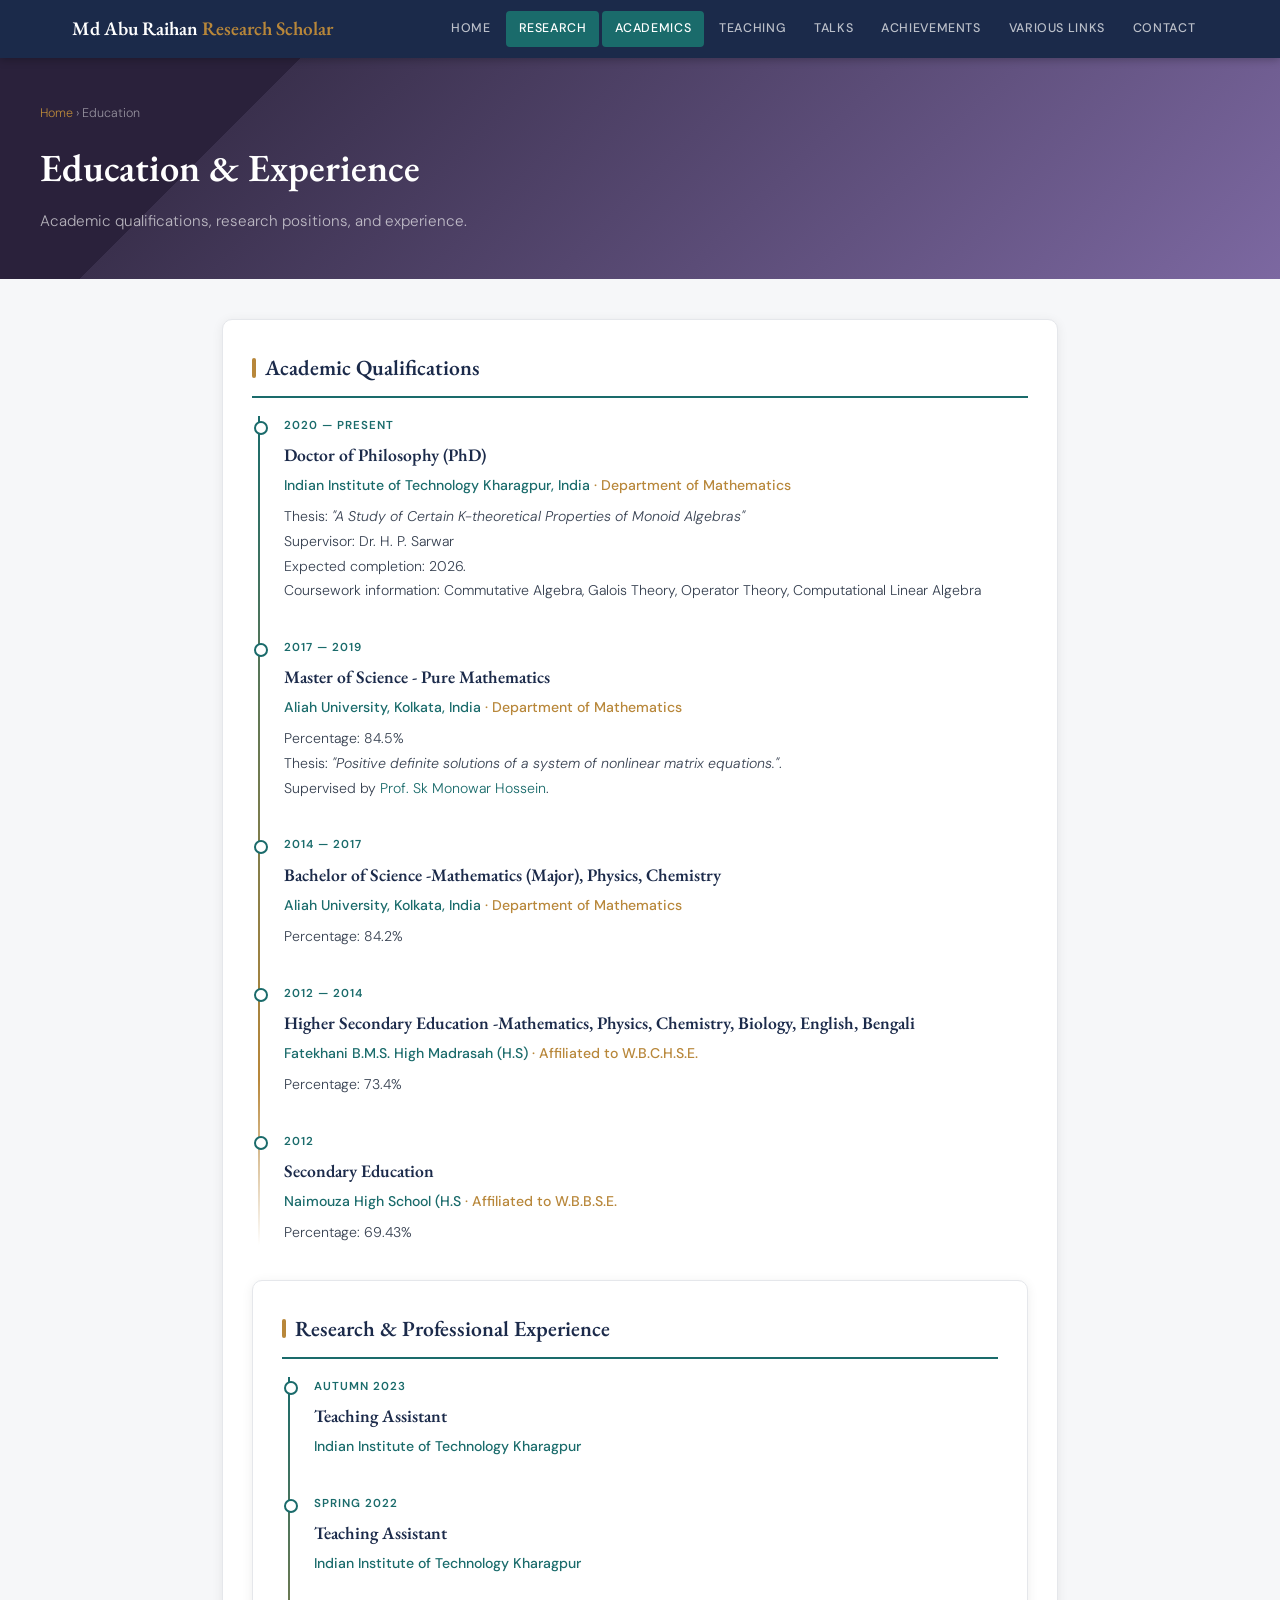
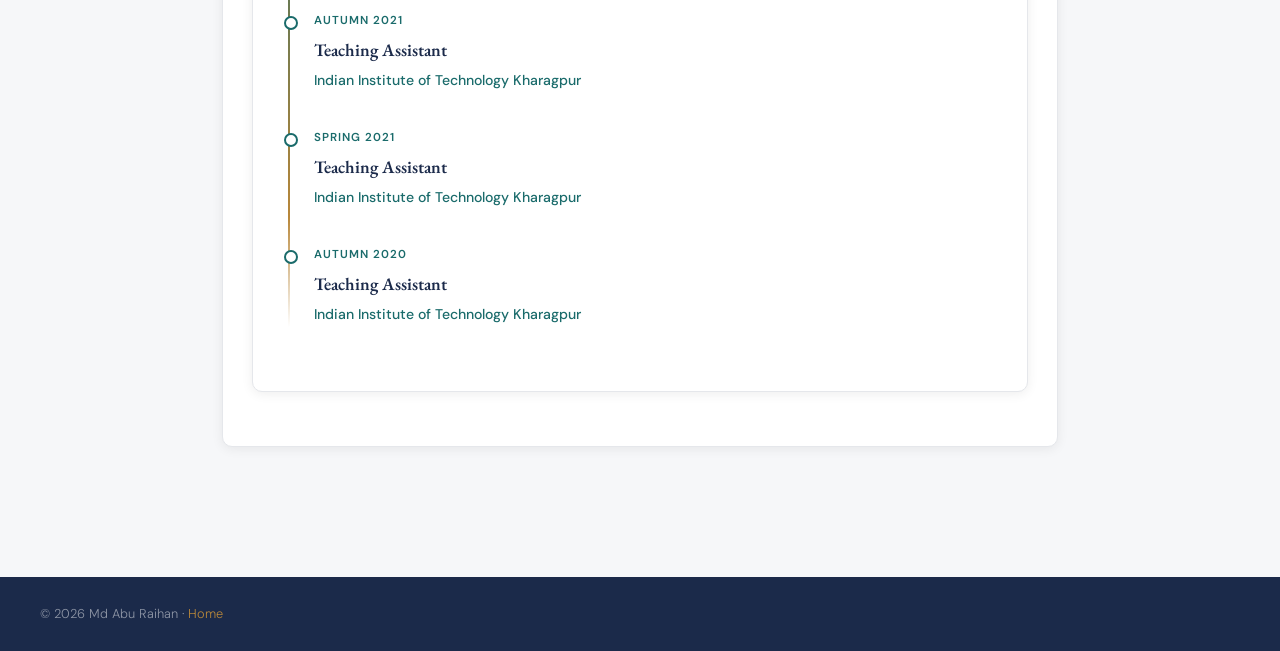
<file: academics.html>
<!DOCTYPE html>
<html lang="en">
<head>
  <meta charset="UTF-8"/>
  <meta name="viewport" content="width=device-width, initial-scale=1.0"/>
  <title>Research — Md Abu Raihan</title>
  <link href="https://fonts.googleapis.com/css2?family=EB+Garamond:ital,wght@0,400;0,500;0,600;1,400&family=DM+Sans:wght@300;400;500;600&family=JetBrains+Mono:wght@400;500&display=swap" rel="stylesheet"/>
  <link rel="stylesheet" href="style.css"/>

  <style>
  /* ══════════════════════════════════════
     PUBLICATIONS (tabbed list)
     Layout copied from the reference page; colors come from YOUR template.
  ══════════════════════════════════════ */

  /* >>> COLOR MAPPING: the only block you may need to edit <<<
     Each line reads a variable from your style.css. If your variable has a
     different name, replace the first name inside var(...) with yours. */
  .pubs{
    --pub-txt:  var(--ink,    var(--ink2));          /* titles               */
    --pub-mut:  var(--ink2);                         /* authors              */
    --pub-fnt:  var(--ink3);                         /* venue, inactive tabs */
    --pub-acc:  var(--accent, var(--primary, var(--gold, #1a56db)));   /* accent: active tab, number, side bar */
    --pub-acc2: var(--accent2, var(--pub-acc));      /* DOI link             */
    --pub-surf: var(--surface, var(--card-bg, #ffffff));               /* card background      */
    --pub-brd:  var(--border, var(--line, #e3e3e3)); /* borders              */
    --pub-tag:  color-mix(in srgb, var(--pub-acc) 12%, transparent);   /* badge background     */
    --pub-tagt: var(--pub-acc);                      /* badge text           */
  }

  .pub-tabs{
    display:flex;border-bottom:2px solid var(--pub-brd);
    margin-bottom:2rem;overflow-x:auto;transition:border-color 0.4s;
  }
  .pub-tab{
    font-family:inherit;background:none;border:0;border-bottom:2px solid transparent;
    font-size:0.77rem;font-weight:700;letter-spacing:0.05em;text-transform:uppercase;
    color:var(--pub-fnt);padding:0.8rem 1.4rem;cursor:pointer;white-space:nowrap;
    margin-bottom:-2px;transition:all 0.2s;
  }
  .pub-tab:hover{color:var(--pub-acc);}
  .pub-tab:focus-visible{outline:2px solid var(--pub-acc);outline-offset:-2px;}
  .pub-tab.active{color:var(--pub-acc);border-bottom-color:var(--pub-acc);}
  .pub-sec{display:none;flex-direction:column;gap:1.2rem;}
  .pub-sec.active{display:flex;}
  .pub-card{
    background:var(--pub-surf);border:1px solid var(--pub-brd);
    border-radius:12px;padding:1.6rem 1.8rem;
    position:relative;overflow:hidden;transition:all 0.25s;
  }
  .pub-card::before{
    content:'';position:absolute;left:0;top:0;bottom:0;width:4px;
    background:var(--pub-acc);border-radius:4px 0 0 4px;
    transform:scaleY(0);transition:transform 0.25s;
  }
  .pub-card:hover::before{transform:scaleY(1);}
  .pub-card:hover{box-shadow:0 4px 20px rgba(0,0,0,0.07);transform:translateX(4px);}
  .pub-num{font-family:'JetBrains Mono',monospace;font-size:0.67rem;letter-spacing:0.12em;color:var(--pub-acc);text-transform:uppercase;margin-bottom:0.5rem;transition:color 0.4s;}
  .pub-title{font-size:0.97rem;font-weight:600;color:var(--pub-txt);line-height:1.55;margin-bottom:0.4rem;transition:color 0.4s;}
  .pub-auth{font-size:0.82rem;color:var(--pub-mut);font-style:italic;margin-bottom:0.35rem;transition:color 0.4s;}
  .pub-venue{font-size:0.82rem;color:var(--pub-fnt);margin-bottom:0.5rem;transition:color 0.4s;}
  .pub-doi{font-family:'JetBrains Mono',monospace;font-size:0.7rem;color:var(--pub-acc2);text-decoration:none;word-break:break-all;transition:color 0.4s;}
  .pub-doi:hover{text-decoration:underline;}
  .pub-badge{
    display:inline-block;font-size:0.68rem;font-weight:700;letter-spacing:0.08em;
    text-transform:uppercase;padding:0.22rem 0.7rem;border-radius:2rem;
    background:var(--pub-tag);color:var(--pub-tagt);margin-top:0.5rem;transition:all 0.4s;
  }
  @media (max-width:600px){
    .pub-tab{padding:0.8rem 0.9rem;}
    .pub-card{padding:1.3rem 1.2rem;}
  }
  </style>
</head>
<body>

  <!-- ── TOP BAR (matches index.html) ── -->
  <header id="header">
    <div class="header-inner">
      <a href="index.html" class="site-title">Md Abu Raihan <span>Research Scholar</span></a>
      <nav class="main-nav">
        <a href="index.html">Home</a>
        <a href="research.html" class="active">Research</a>
        <a href="academics.html">Academics</a>
         <a href="teaching.html">Teaching</a>
        <a href="talks.html">Talks</a>
        <a href="achievements.html">Achievements</a>
        <a href="variouslinks.html">Various Links</a>
        <a href="contact.html">Contact</a>
      </nav>
      <button class="burger" id="burger">&#9776;</button>
    </div>
  </header>

  <!-- ── MOBILE NAV (matches index.html) ── -->
  <div class="mobile-nav" id="mobileNav">
    <a href="index.html">Home</a>
        <a href="research.html" class="active">Research</a>
        <a href="academics.html">Academics</a>
         <a href="teaching.html">Teaching</a>
        <a href="talks.html">Talks</a>
        <a href="achievements.html">Achievements</a>
        <a href="variouslinks.html">Various Links</a>
        <a href="contact.html">Contact</a>
  </div>

  <div class="page-hero">
    <div class="page-hero-inner">
      <div class="breadcrumb"><a href="index.html">Home</a> › Education</div>
      <h1>Education &amp; Experience</h1>
      <p>Academic qualifications, research positions, and experience.</p>
    </div>
  </div>

  <main class="page-single">

    <div class="card">
      <h2 class="card-title">Academic Qualifications</h2>
      <div class="edu-timeline">

        <div class="edu-item">
          <div class="edu-year">2020 — Present</div>
          <div class="edu-degree">Doctor of Philosophy (PhD)</div>
           <div class="edu-inst"><a href="https://www.iitkgp.ac.in/department/MA" target="_blank" rel="noopener">Indian Institute of Technology Kharagpur, India</a> · Department of Mathematics</div>
          <div class="edu-desc">
            <p>Thesis: <em>"A Study of Certain K-theoretical Properties of Monoid Algebras"</em></p>
            <p>Supervisor: Dr. H. P. Sarwar</p>
            <p>Expected completion: 2026.</p>
            <p>Coursework information: Commutative Algebra, Galois Theory, Operator Theory, Computational Linear Algebra</p>
          </div>
        </div>

       <div class="edu-item">
  <div class="edu-year">2017 — 2019</div>
  <div class="edu-degree">Master of Science - Pure Mathematics</div>
  <div class="edu-inst"><a href="https://www.aliah.ac.in/" target="_blank" rel="noopener">Aliah University, Kolkata, India</a> · Department of Mathematics</div>
  <div class="edu-desc">
    <p>Percentage: 84.5%</p>
    <p>Thesis: <em>"Positive definite solutions of a system of nonlinear matrix equations."</em>.</p> 
    <p>  Supervised by <a href="https://aliah.ac.in/department/people-details.php?key=mathematics&id=123" target="_blank" rel="noopener">Prof. Sk Monowar Hossein</a>.</p>
  </div>
</div>

        <div class="edu-item">
  <div class="edu-year">2014 — 2017</div>
  <div class="edu-degree">Bachelor of Science -Mathematics (Major), Physics, Chemistry</div>
  <div class="edu-inst"><a href="https://www.aliah.ac.in/" target="_blank" rel="noopener">Aliah University, Kolkata, India</a> · Department of Mathematics</div>
  <div class="edu-desc">
    <p>Percentage: 84.2%</p>
  </div>
</div>

 <div class="edu-item">
  <div class="edu-year">2012 — 2014</div>
  <div class="edu-degree">Higher Secondary Education -Mathematics, Physics, Chemistry, Biology, English, Bengali</div>
  <div class="edu-inst"><a href="https://schools.org.in/maldah/19060420302/fatekhani-b-m-s-high-madrasah.html" target="_blank" rel="noopener">   Fatekhani B.M.S. High Madrasah (H.S) </a> · Affiliated to W.B.C.H.S.E.</div>
  <div class="edu-desc">
    <p>Percentage: 73.4%</p>
  </div>
</div>

         <div class="edu-item">
  <div class="edu-year">2012</div>
  <div class="edu-degree">Secondary Education </div>
  <div class="edu-inst"><a href="https://naimouzahighschool.in/" target="_blank" rel="noopener">     Naimouza High School (H.S </a> · Affiliated to W.B.B.S.E.</div>
  <div class="edu-desc">
    <p>Percentage: 69.43%</p>
  </div>
</div>

</div>        
        
<div class="card">
  <h2 class="card-title">Research &amp; Professional Experience</h2>
  <div class="edu-timeline">

    <div class="edu-item">
      <div class="edu-year">Autumn 2023</div>
      <div class="edu-degree">Teaching Assistant</div>
      <div class="edu-inst"><a href="https://www.iitkgp.ac.in/" target="_blank" rel="noopener">Indian Institute of Technology Kharagpur</a></div>
    </div>

    <div class="edu-item">
      <div class="edu-year">Spring 2022</div>
      <div class="edu-degree">Teaching Assistant</div>
      <div class="edu-inst"><a href="https://www.iitkgp.ac.in/" target="_blank" rel="noopener">Indian Institute of Technology Kharagpur</a></div>
    </div>

    <div class="edu-item">
      <div class="edu-year">Autumn 2021</div>
      <div class="edu-degree">Teaching Assistant</div>
      <div class="edu-inst"><a href="https://www.iitkgp.ac.in/" target="_blank" rel="noopener">Indian Institute of Technology Kharagpur</a></div>
    </div>

    <div class="edu-item">
      <div class="edu-year">Spring 2021</div>
      <div class="edu-degree">Teaching Assistant</div>
      <div class="edu-inst"><a href="https://www.iitkgp.ac.in/" target="_blank" rel="noopener">Indian Institute of Technology Kharagpur</a></div>
    </div>

    <div class="edu-item">
      <div class="edu-year">Autumn 2020</div>
      <div class="edu-degree">Teaching Assistant</div>
      <div class="edu-inst"><a href="https://www.iitkgp.ac.in/" target="_blank" rel="noopener">Indian Institute of Technology Kharagpur</a></div>
    </div>

  </div>
</div>
    
  

  </main>

  <footer class="site-footer">
    <div class="footer-inner">
      <span>© 2026 Md Abu Raihan · <a href="index.html">Home</a></span>
      
    </div>
  </footer>
  <script src="nav.js"></script>
</body>
</html>
</file>
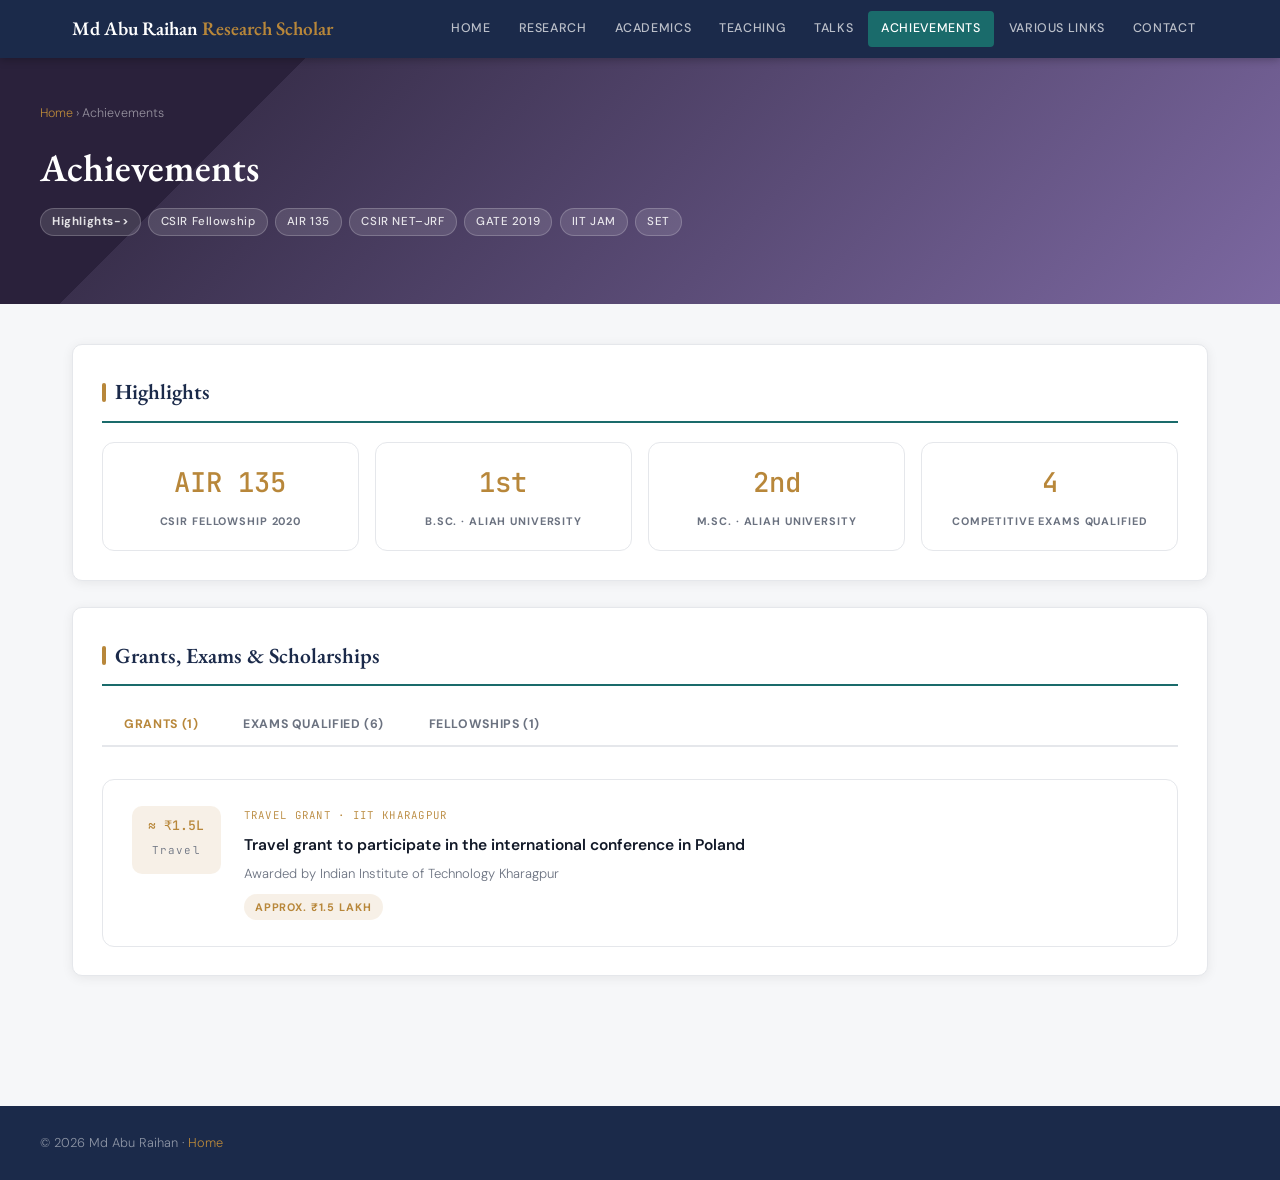
<file: achievements.html>
<!DOCTYPE html>
<html lang="en">
<head>
  <meta charset="UTF-8"/>
  <meta name="viewport" content="width=device-width, initial-scale=1.0"/>
  <title>Achievements — Md Abu Raihan</title>
  <link href="https://fonts.googleapis.com/css2?family=EB+Garamond:ital,wght@0,400;0,500;0,600;1,400&family=DM+Sans:wght@300;400;500;600&family=JetBrains+Mono:wght@400;500&display=swap" rel="stylesheet"/>
  <link rel="stylesheet" href="style.css"/>

  <style>
  /* ══════════════════════════════════════
     ACHIEVEMENTS — same look and colors as the Research page
  ══════════════════════════════════════ */

  /* >>> COLOR MAPPING (identical to research.html) <<< */
  .pubs{
    --pub-txt:  var(--ink,    var(--ink2));
    --pub-mut:  var(--ink2);
    --pub-fnt:  var(--ink3);
    --pub-acc:  var(--accent, var(--primary, var(--gold, #1a56db)));
    --pub-acc2: var(--accent2, var(--pub-acc));
    --pub-surf: var(--surface, var(--card-bg, #ffffff));
    --pub-brd:  var(--border, var(--line, #e3e3e3));
    --pub-tag:  color-mix(in srgb, var(--pub-acc) 12%, transparent);
    --pub-tagt: var(--pub-acc);
  }

  .pub-tabs{display:flex;border-bottom:2px solid var(--pub-brd);margin-bottom:2rem;overflow-x:auto;transition:border-color 0.4s;}
  .pub-tab{
    font-family:inherit;background:none;border:0;border-bottom:2px solid transparent;
    font-size:0.77rem;font-weight:700;letter-spacing:0.05em;text-transform:uppercase;
    color:var(--pub-fnt);padding:0.8rem 1.4rem;cursor:pointer;white-space:nowrap;
    margin-bottom:-2px;transition:all 0.2s;
  }
  .pub-tab:hover{color:var(--pub-acc);}
  .pub-tab:focus-visible{outline:2px solid var(--pub-acc);outline-offset:-2px;}
  .pub-tab.active{color:var(--pub-acc);border-bottom-color:var(--pub-acc);}
  .pub-sec{display:none;flex-direction:column;gap:1.2rem;}
  .pub-sec.active{display:flex;}
  .pub-card{
    background:var(--pub-surf);border:1px solid var(--pub-brd);
    border-radius:12px;padding:1.6rem 1.8rem;
    position:relative;overflow:hidden;transition:all 0.25s;
  }
  .pub-card::before{
    content:'';position:absolute;left:0;top:0;bottom:0;width:4px;
    background:var(--pub-acc);border-radius:4px 0 0 4px;
    transform:scaleY(0);transition:transform 0.25s;
  }
  .pub-card:hover::before{transform:scaleY(1);}
  .pub-card:hover{box-shadow:0 4px 20px rgba(0,0,0,0.07);transform:translateX(4px);}
  .pub-num{font-family:'JetBrains Mono',monospace;font-size:0.67rem;letter-spacing:0.12em;color:var(--pub-acc);text-transform:uppercase;margin-bottom:0.5rem;}
  .pub-title{font-size:0.97rem;font-weight:600;color:var(--pub-txt);line-height:1.55;margin-bottom:0.4rem;}
  .pub-venue{font-size:0.82rem;color:var(--pub-fnt);margin-bottom:0.5rem;}
  .pub-badge{
    display:inline-block;font-size:0.68rem;font-weight:700;letter-spacing:0.08em;
    text-transform:uppercase;padding:0.22rem 0.7rem;border-radius:2rem;
    background:var(--pub-tag);color:var(--pub-tagt);transition:all 0.25s;text-decoration:none;
  }

  /* Achievements extras */
  .stats{display:grid;grid-template-columns:repeat(4,1fr);gap:1rem;margin-top:1.2rem;}
  .stat{background:var(--pub-surf);border:1px solid var(--pub-brd);border-radius:12px;padding:1rem;text-align:center;}
  .stat b{display:block;font-family:'JetBrains Mono',monospace;font-size:1.7rem;font-weight:500;color:var(--pub-acc);}
  .stat span{font-size:0.68rem;font-weight:700;letter-spacing:0.08em;text-transform:uppercase;color:var(--pub-fnt);}
  .yr{display:flex;align-items:center;gap:0.8rem;font-family:'JetBrains Mono',monospace;font-size:0.75rem;letter-spacing:0.14em;color:var(--pub-fnt);text-transform:uppercase;}
  .yr::after{content:'';flex:1;border-top:1px dashed var(--pub-brd);}
  .pub-card.ev{display:flex;gap:1.4rem;align-items:flex-start;}
  .ev-date{flex:0 0 5.6rem;text-align:center;background:var(--pub-tag);border-radius:10px;padding:0.7rem 0.4rem;}
  .ev-date b{display:block;font-family:'JetBrains Mono',monospace;font-size:0.82rem;font-weight:500;color:var(--pub-acc);line-height:1.35;}
  .ev-date span{font-family:'JetBrains Mono',monospace;font-size:0.68rem;letter-spacing:0.1em;color:var(--pub-fnt);}
  .ev-body{flex:1;min-width:0;}
  .ev-tags{display:flex;flex-wrap:wrap;gap:0.5rem;margin-top:0.2rem;}
  @media (max-width:600px){
    .pub-tab{padding:0.8rem 0.9rem;}
    .pub-card{padding:1.3rem 1.2rem;}
    .stats{grid-template-columns:repeat(2,1fr);}
    .pub-card.ev{flex-direction:column;gap:0.8rem;}
    .ev-date{flex:none;display:flex;gap:0.6rem;align-items:baseline;padding:0.4rem 0.8rem;}
  }
  </style>
</head>
<body>

  <!-- ── TOP BAR (matches index.html) ── -->
  <header id="header">
    <div class="header-inner">
      <a href="index.html" class="site-title">Md Abu Raihan <span>Research Scholar</span></a>
      <nav class="main-nav">
        <a href="index.html">Home</a>
        <a href="research.html">Research</a>
        <a href="academics.html">Academics</a>
        <a href="teaching.html">Teaching</a>
        <a href="talks.html">Talks</a>
        <a href="achievements.html" class="active">Achievements</a>
        <a href="variouslinks.html">Various Links</a>
        <a href="contact.html">Contact</a>
      </nav>
      <button class="burger" id="burger">&#9776;</button>
    </div>
  </header>

  <!-- ── MOBILE NAV (matches index.html) ── -->
  <div class="mobile-nav" id="mobileNav">
    <a href="index.html">Home</a>
    <a href="research.html">Research</a>
    <a href="academics.html">Academics</a>
    <a href="teaching.html">Teaching</a>
    <a href="talks.html">Talks</a>
    <a href="achievements.html" class="active">Achievements</a>
    <a href="variouslinks.html">Various Links</a>
    <a href="contact.html">Contact</a>
  </div>

  <div class="page-hero">
    <div class="page-hero-inner">
      <div class="breadcrumb"><a href="index.html">Home</a> › Achievements</div>
      <h1>Achievements</h1>
      <div class="hero-tags">
        <span><b> Highlights-> </b></span> <span>CSIR Fellowship</span> <span>AIR 135</span> <span>CSIR NET–JRF</span>
        <span>GATE 2019</span> <span>IIT JAM</span> <span>SET</span>
      </div>
    </div>
  </div>

  <main class="page-main">

    <!-- ══════════ HIGHLIGHTS ══════════ -->
    <div class="card pubs">
      <h2 class="card-title">Highlights</h2>
      <div class="stats">
        <div class="stat"><b>AIR 135</b><span>CSIR Fellowship 2020</span></div>
        <div class="stat"><b>1st</b><span>B.Sc. · Aliah University</span></div>
        <div class="stat"><b>2nd</b><span>M.Sc. · Aliah University</span></div>
        <div class="stat"><b id="st-exam">4</b><span>Competitive exams qualified</span></div>
      </div>
    </div>

    <!-- ══════════ GRANTS / EXAMS / SCHOLARSHIPS ══════════ -->
    <div class="card pubs">
      <h2 class="card-title">Grants, Exams &amp; Scholarships</h2>

      <div class="pub-tabs" role="tablist">
        <button type="button" class="pub-tab active" data-tab="grants" onclick="switchTab('grants',this)">Grants <span class="pub-count"></span></button>
        <button type="button" class="pub-tab" data-tab="exams" onclick="switchTab('exams',this)">Exams Qualified <span class="pub-count"></span></button>
        <button type="button" class="pub-tab" data-tab="fello" onclick="switchTab('fello',this)">Fellowships <span class="pub-count"></span></button>
      </div>

      <!-- ───── GRANTS ───── -->
      <div class="pub-sec active" id="tab-grants">
        <div class="pub-card ev">
          <div class="ev-date"><b>≈ ₹1.5L</b><span>Travel</span></div>
          <div class="ev-body">
            <div class="pub-num">Travel Grant · IIT Kharagpur</div>
            <div class="pub-title">Travel grant to participate in the international conference in Poland</div>
            <div class="pub-venue">Awarded by Indian Institute of Technology Kharagpur</div>
            <div class="ev-tags"><span class="pub-badge">Approx. ₹1.5 lakh</span></div>
          </div>
        </div>
      </div>

      <!-- ───── EXAMS QUALIFIED ───── -->
      <div class="pub-sec" id="tab-exams">

        <div class="yr">Academic Rank</div>
        <div class="pub-card ev">
          <div class="ev-date"><b>2nd</b><span>M.Sc.</span></div>
          <div class="ev-body">
            <div class="pub-num">Academic Rank · Aliah University</div>
            <div class="pub-title">Second position at M.Sc., Aliah University</div>
          </div>
        </div>
        <div class="pub-card ev">
          <div class="ev-date"><b>1st</b><span>B.Sc.</span></div>
          <div class="ev-body">
            <div class="pub-num">Academic Rank · Aliah University</div>
            <div class="pub-title">First position at B.Sc., Aliah University</div>
          </div>
        </div>

        <div class="yr">2020</div>
        <div class="pub-card ev" data-type="exam">
          <div class="ev-date"><b>SET</b><span>2020</span></div>
          <div class="ev-body">
            <div class="pub-num">Qualified · Mathematics</div>
            <div class="pub-title">SET (State Eligibility Test) in Mathematics, 2020</div>
          </div>
        </div>

        <div class="yr">2019</div>
        <div class="pub-card ev" data-type="exam">
          <div class="ev-date"><b>NET–JRF</b><span>Jun 2019</span></div>
          <div class="ev-body">
            <div class="pub-num">Qualified · Mathematics</div>
            <div class="pub-title">CSIR NET–JRF in Mathematics, June 2019</div>
          </div>
        </div>
        <div class="pub-card ev" data-type="exam">
          <div class="ev-date"><b>GATE</b><span>2019</span></div>
          <div class="ev-body">
            <div class="pub-num">Qualified · Mathematics</div>
            <div class="pub-title">GATE-2019 in Mathematics</div>
          </div>
        </div>

        <div class="yr">2017</div>
        <div class="pub-card ev" data-type="exam">
          <div class="ev-date"><b>JAM</b><span>2017</span></div>
          <div class="ev-body">
            <div class="pub-num">Qualified · Mathematics</div>
            <div class="pub-title">IIT JAM in Mathematics, 2017</div>
          </div>
        </div>

      </div>

      <!-- ───── SCHOLARSHIPS ───── -->
      <div class="pub-sec" id="tab-fello">
        <div class="pub-card ev">
          <div class="ev-date"><b>AIR 135</b><span>2020</span></div>
          <div class="ev-body">
            <div class="pub-num">Fellowship · Government of India · 2020</div>
            <div class="pub-title">Council of Scientific and Industrial Research (CSIR) Fellowship</div>
            <div class="pub-venue">Awarded by the Govt. of India, with All India Rank (AIR) 135</div>
            <div class="ev-tags"><span class="pub-badge">AIR 135</span></div>
          </div>
        </div>
      </div>

    </div>

  </main>

  <footer class="site-footer">
    <div class="footer-inner">
      <span>© 2026 Md Abu Raihan · <a href="index.html">Home</a></span>
    </div>
  </footer>

  <script>
  function switchTab(name, el){
    document.querySelectorAll('.pub-sec').forEach(function(s){ s.classList.remove('active'); });
    document.querySelectorAll('.pub-tab').forEach(function(t){ t.classList.remove('active'); });
    var panel = document.getElementById('tab-' + name);
    if (panel) panel.classList.add('active');
    if (el) el.classList.add('active');
  }
  /* Tab counts and the exam highlight are computed from the entries */
  document.querySelectorAll('.pub-tab').forEach(function(t){
    var c = t.querySelector('.pub-count');
    var k = document.querySelectorAll('#tab-' + t.dataset.tab + ' .ev').length;
    if (c) c.textContent = k ? '(' + k + ')' : '';
  });
  document.getElementById('st-exam').textContent = document.querySelectorAll('.ev[data-type="exam"]').length;
  </script>
  <script src="nav.js"></script>
</body>
</html>
</file>
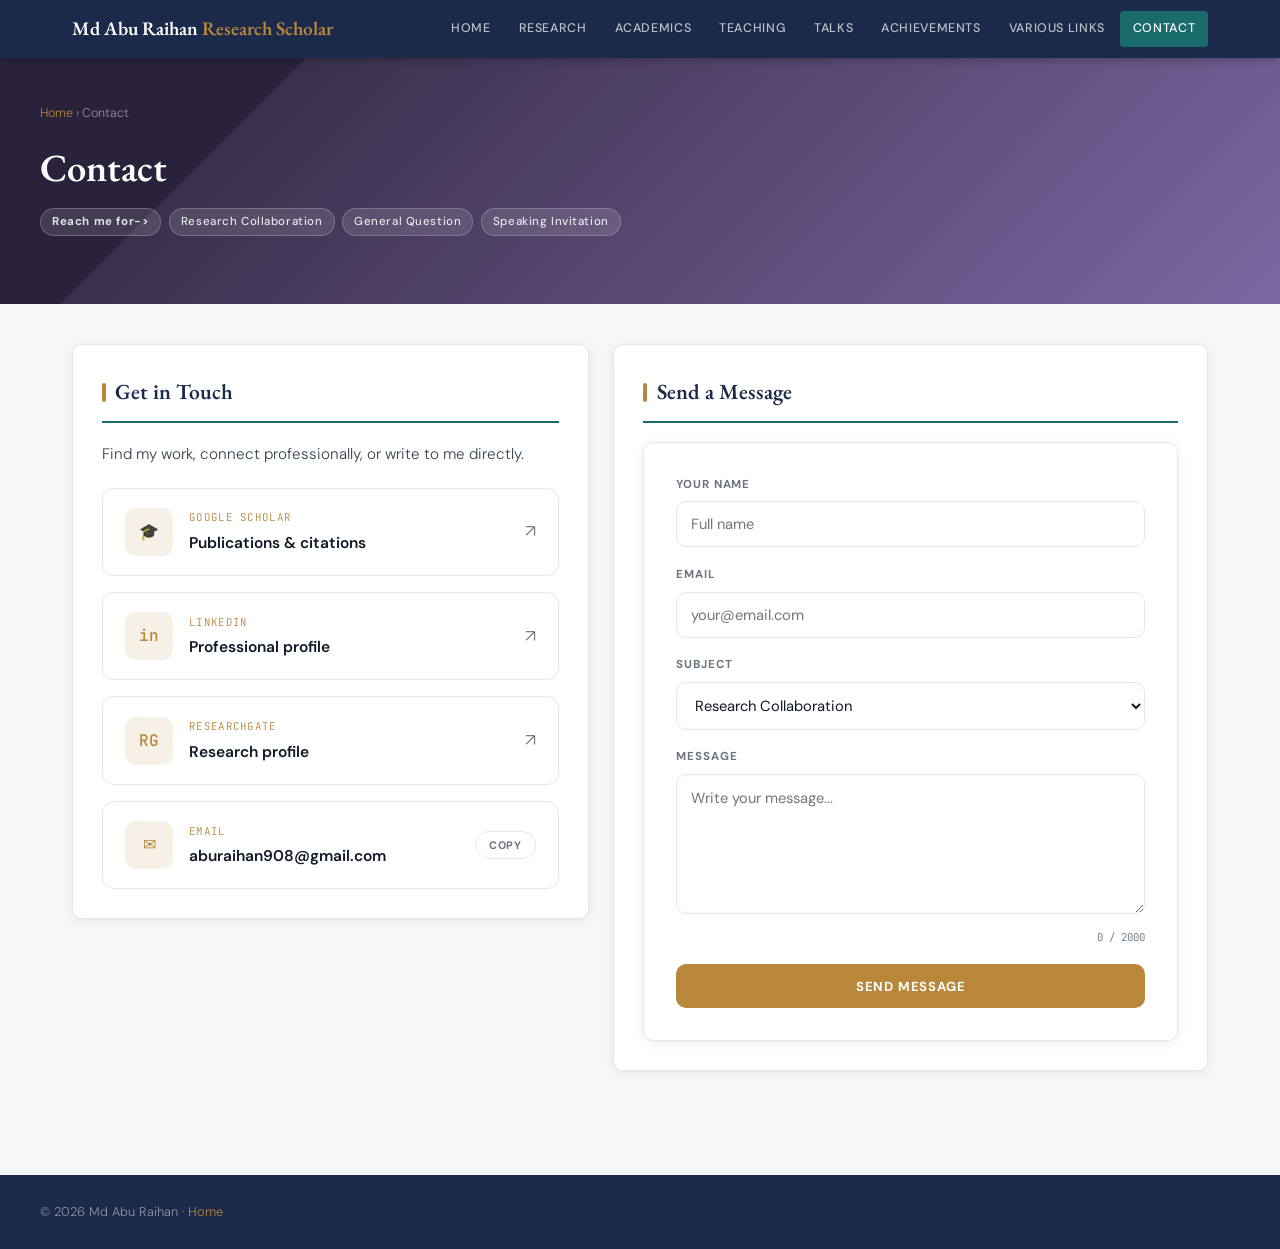
<file: contact.html>
<!DOCTYPE html>
<html lang="en">
<head>
  <meta charset="UTF-8"/>
  <meta name="viewport" content="width=device-width, initial-scale=1.0"/>
  <title>Contact — Md Abu Raihan</title>
  <link href="https://fonts.googleapis.com/css2?family=EB+Garamond:ital,wght@0,400;0,500;0,600;1,400&family=DM+Sans:wght@300;400;500;600&family=JetBrains+Mono:wght@400;500&display=swap" rel="stylesheet"/>
  <link rel="stylesheet" href="style.css"/>

  <style>
  /* ══════════════════════════════════════
     CONTACT — same look and colors as the Research page
  ══════════════════════════════════════ */

  /* >>> COLOR MAPPING (identical to research.html) <<< */
  .pubs{
    --pub-txt:  var(--ink,    var(--ink2));
    --pub-mut:  var(--ink2);
    --pub-fnt:  var(--ink3);
    --pub-acc:  var(--accent, var(--primary, var(--gold, #1a56db)));
    --pub-acc2: var(--accent2, var(--pub-acc));
    --pub-surf: var(--surface, var(--card-bg, #ffffff));
    --pub-brd:  var(--border, var(--line, #e3e3e3));
    --pub-tag:  color-mix(in srgb, var(--pub-acc) 12%, transparent);
    --pub-tagt: var(--pub-acc);
  }

  .pub-card{
    background:var(--pub-surf);border:1px solid var(--pub-brd);
    border-radius:12px;padding:1.2rem 1.4rem;
    position:relative;overflow:hidden;transition:all 0.25s;
  }
  .pub-card::before{
    content:'';position:absolute;left:0;top:0;bottom:0;width:4px;
    background:var(--pub-acc);border-radius:4px 0 0 4px;
    transform:scaleY(0);transition:transform 0.25s;
  }
  .pub-card:hover::before{transform:scaleY(1);}
  .pub-card:hover{box-shadow:0 4px 20px rgba(0,0,0,0.07);transform:translateX(4px);}
  .pub-num{font-family:'JetBrains Mono',monospace;font-size:0.67rem;letter-spacing:0.12em;color:var(--pub-acc);text-transform:uppercase;margin-bottom:0.3rem;}
  .pub-title{font-size:0.97rem;font-weight:600;color:var(--pub-txt);line-height:1.5;word-break:break-word;}

  /* Get in touch cards */
  .ct-list{display:flex;flex-direction:column;gap:1rem;margin-top:1.2rem;}
  .ct-link{display:flex;align-items:center;gap:1rem;text-decoration:none;color:inherit;}
  .ct-ico{
    flex:0 0 3rem;height:3rem;display:flex;align-items:center;justify-content:center;
    background:var(--pub-tag);color:var(--pub-acc);border-radius:10px;
    font-family:'JetBrains Mono',monospace;font-weight:500;font-size:1rem;
  }
  .ct-body{flex:1;min-width:0;}
  .ct-go{font-size:1.1rem;color:var(--pub-fnt);transition:all 0.25s;}
  .ct-link:hover .ct-go{color:var(--pub-acc);transform:translate(2px,-2px);}
  .ct-link:focus-visible{outline:2px solid var(--pub-acc);outline-offset:2px;}
  .ct-mail a{color:inherit;text-decoration:none;}
  .ct-mail a:hover{color:var(--pub-acc);}
  .ct-copy{
    font-family:inherit;cursor:pointer;border:1px solid var(--pub-brd);background:var(--pub-surf);
    color:var(--pub-fnt);font-size:0.68rem;font-weight:700;letter-spacing:0.08em;text-transform:uppercase;
    padding:0.35rem 0.8rem;border-radius:2rem;transition:all 0.2s;
  }
  .ct-copy:hover{background:var(--pub-acc);border-color:var(--pub-acc);color:#fff;}
  .ct-note{font-size:0.82rem;color:var(--pub-fnt);margin:1.2rem 0 0;line-height:1.7;}

  /* Layout: two parts side by side */
  .ct-grid{display:grid;grid-template-columns:1fr 1.15fr;gap:1.5rem;align-items:start;}
  .ct-grid > .card{margin-bottom:0;}

  /* Contact form */
  .pubs .form-card{margin-top:1.2rem;}
  .pubs .fg{margin-bottom:1.1rem;}
  .pubs .fg label{
    display:block;margin-bottom:0.4rem;font-size:0.72rem;font-weight:700;
    letter-spacing:0.08em;text-transform:uppercase;color:var(--pub-fnt);
  }
  .pubs .fg input,.pubs .fg select,.pubs .fg textarea{
    width:100%;font-family:inherit;font-size:0.92rem;color:var(--pub-txt);
    background:var(--pub-surf);border:1px solid var(--pub-brd);border-radius:10px;
    padding:0.75rem 0.9rem;transition:border-color 0.2s,box-shadow 0.2s;
  }
  .pubs .fg textarea{min-height:140px;resize:vertical;line-height:1.6;}
  .pubs .fg input:focus,.pubs .fg select:focus,.pubs .fg textarea:focus{
    outline:none;border-color:var(--pub-acc);box-shadow:0 0 0 3px var(--pub-tag);
  }
  .ct-count{display:block;text-align:right;margin-top:0.3rem;font-family:'JetBrains Mono',monospace;font-size:0.67rem;color:var(--pub-fnt);}
  .pubs .form-submit{
    font-family:inherit;cursor:pointer;border:0;border-radius:10px;
    background:var(--pub-acc);color:#fff;font-size:0.82rem;font-weight:700;
    letter-spacing:0.06em;text-transform:uppercase;padding:0.85rem 1.8rem;transition:all 0.2s;
  }
  .pubs .form-submit:hover{box-shadow:0 4px 16px rgba(0,0,0,0.15);transform:translateY(-1px);}
  .pubs .form-submit:disabled{opacity:0.6;cursor:wait;transform:none;box-shadow:none;}
  .ct-status{display:none;margin-top:1rem;padding:0.8rem 1rem;border-radius:10px;font-size:0.88rem;line-height:1.6;}
  .ct-status.ok{display:block;background:var(--pub-tag);color:var(--pub-acc);border:1px solid var(--pub-acc);}
  .ct-status.err{display:block;color:#b42318;background:rgba(180,35,24,0.08);border:1px solid rgba(180,35,24,0.4);}
  .ct-status a{color:inherit;font-weight:600;}

  @media (max-width:860px){
    .ct-grid{grid-template-columns:1fr;}
  }
  </style>
</head>
<body>

  <!-- ── TOP BAR (matches index.html) ── -->
  <header id="header">
    <div class="header-inner">
      <a href="index.html" class="site-title">Md Abu Raihan <span>Research Scholar</span></a>
      <nav class="main-nav">
        <a href="index.html">Home</a>
        <a href="research.html">Research</a>
        <a href="academics.html">Academics</a>
        <a href="teaching.html">Teaching</a>
        <a href="talks.html">Talks</a>
        <a href="achievements.html">Achievements</a>
        <a href="variouslinks.html">Various Links</a>
        <a href="contact.html" class="active">Contact</a>
      </nav>
      <button class="burger" id="burger">&#9776;</button>
    </div>
  </header>

  <!-- ── MOBILE NAV (matches index.html) ── -->
  <div class="mobile-nav" id="mobileNav">
    <a href="index.html">Home</a>
    <a href="research.html">Research</a>
    <a href="academics.html">Academics</a>
    <a href="teaching.html">Teaching</a>
    <a href="talks.html">Talks</a>
    <a href="achievements.html">Achievements</a>
    <a href="variouslinks.html">Various Links</a>
    <a href="contact.html" class="active">Contact</a>
  </div>

  <div class="page-hero">
    <div class="page-hero-inner">
      <div class="breadcrumb"><a href="index.html">Home</a> › Contact</div>
      <h1>Contact</h1>
      <div class="hero-tags">
        <span><b> Reach me for-> </b></span> <span>Research Collaboration</span> <span>General Question</span>
        <span>Speaking Invitation</span>
      </div>
    </div>
  </div>

  <main class="page-main">
    <div class="ct-grid">

      <!-- ══════════ PART 1: GET IN TOUCH ══════════ -->
      <div class="card pubs">
        <h2 class="card-title">Get in Touch</h2>
        <p style="color:var(--ink2);font-size:.95rem;line-height:1.85;margin-bottom:0;">
          Find my work, connect professionally, or write to me directly.
        </p>

        <div class="ct-list">
          <a class="pub-card ct-link" href="https://scholar.google.com/citations?user=N2UWIOwAAAAJ&amp;hl=en" target="_blank" rel="noopener">
            <div class="ct-ico">🎓</div>
            <div class="ct-body"><div class="pub-num">Google Scholar</div><div class="pub-title">Publications &amp; citations</div></div>
            <span class="ct-go">↗</span>
          </a>

          <a class="pub-card ct-link" href="https://www.linkedin.com/in/md-abu-raihan-100889238/" target="_blank" rel="noopener">
            <div class="ct-ico">in</div>
            <div class="ct-body"><div class="pub-num">LinkedIn</div><div class="pub-title">Professional profile</div></div>
            <span class="ct-go">↗</span>
          </a>

          <a class="pub-card ct-link" href="https://www.researchgate.net/profile/Md-Abu-Raihan" target="_blank" rel="noopener">
            <div class="ct-ico">RG</div>
            <div class="ct-body"><div class="pub-num">ResearchGate</div><div class="pub-title">Research profile</div></div>
            <span class="ct-go">↗</span>
          </a>

          <div class="pub-card ct-link ct-mail">
            <div class="ct-ico">✉</div>
            <div class="ct-body"><div class="pub-num">Email</div><div class="pub-title"><a href="mailto:aburaihan908@gmail.com">aburaihan908@gmail.com</a></div></div>
            <button type="button" class="ct-copy" id="copyMail">Copy</button>
          </div>
        </div>
      </div>

      <!-- ══════════ PART 2: CONTACT FORM ══════════ -->
      <div class="card pubs">
        <h2 class="card-title">Send a Message</h2>

        <div class="form-card">
          <form id="contactForm" action="https://formspree.io/f/xljgwkwr" method="POST">

            <div class="fg">
              <label for="f-name">Your Name</label>
              <input id="f-name" type="text" name="name" placeholder="Full name" required/>
            </div>

            <div class="fg">
              <label for="f-email">Email</label>
              <input id="f-email" type="email" name="email" placeholder="your@email.com" required/>
            </div>

            <div class="fg">
              <label for="f-subject">Subject</label>
              <select id="f-subject" name="subject">
                <option>Research Collaboration</option>
                <option>General Question</option>
                <option>Speaking Invitation</option>
                <option>Mentorship</option>
                <option>Other</option>
              </select>
            </div>

            <div class="fg">
              <label for="f-msg">Message</label>
              <textarea id="f-msg" name="message" placeholder="Write your message..." maxlength="2000" required></textarea>
              <span class="ct-count" id="msgCount">0 / 2000</span>
            </div>

            <!-- spam trap: real visitors never see or fill this -->
            <input type="text" name="_gotcha" tabindex="-1" autocomplete="off" style="display:none"/>

            <button class="form-submit" id="sendBtn" type="submit">Send Message</button>
            <div class="ct-status" id="formStatus" role="status" aria-live="polite"></div>

          </form>
        </div>
      </div>

    </div>
  </main>

  <footer class="site-footer">
    <div class="footer-inner">
      <span>© 2026 Md Abu Raihan · <a href="index.html">Home</a></span>
    </div>
  </footer>

  <script>
  var MAIL = 'aburaihan908@gmail.com';

  /* Copy email */
  document.getElementById('copyMail').addEventListener('click', function(){
    var b = this;
    function done(){ b.textContent = 'Copied ✓'; setTimeout(function(){ b.textContent = 'Copy'; }, 1600); }
    if (navigator.clipboard) { navigator.clipboard.writeText(MAIL).then(done); }
    else { window.location.href = 'mailto:' + MAIL; }
  });

  /* Message character counter */
  var msg = document.getElementById('f-msg'), cnt = document.getElementById('msgCount');
  msg.addEventListener('input', function(){ cnt.textContent = msg.value.length + ' / 2000'; });

  /* Send through Formspree without leaving the page (falls back to a normal form post if JS is off) */
  var form = document.getElementById('contactForm'),
      btn = document.getElementById('sendBtn'),
      status = document.getElementById('formStatus');
  form.addEventListener('submit', function(e){
    e.preventDefault();
    btn.disabled = true; btn.textContent = 'Sending…'; status.className = 'ct-status';
    fetch(form.action, { method:'POST', body:new FormData(form), headers:{ 'Accept':'application/json' } })
      .then(function(r){
        if (!r.ok) throw new Error('failed');
        form.reset(); cnt.textContent = '0 / 2000';
        status.textContent = 'Thank you! Your message has been sent. I will get back to you by email.';
        status.className = 'ct-status ok';
      })
      .catch(function(){
        status.innerHTML = 'Sorry, the message could not be sent. Please email me directly at <a href="mailto:' + MAIL + '">' + MAIL + '</a>.';
        status.className = 'ct-status err';
      })
      .then(function(){ btn.disabled = false; btn.textContent = 'Send Message'; });
  });
  </script>
  <script src="nav.js"></script>
</body>
</html>
</file>
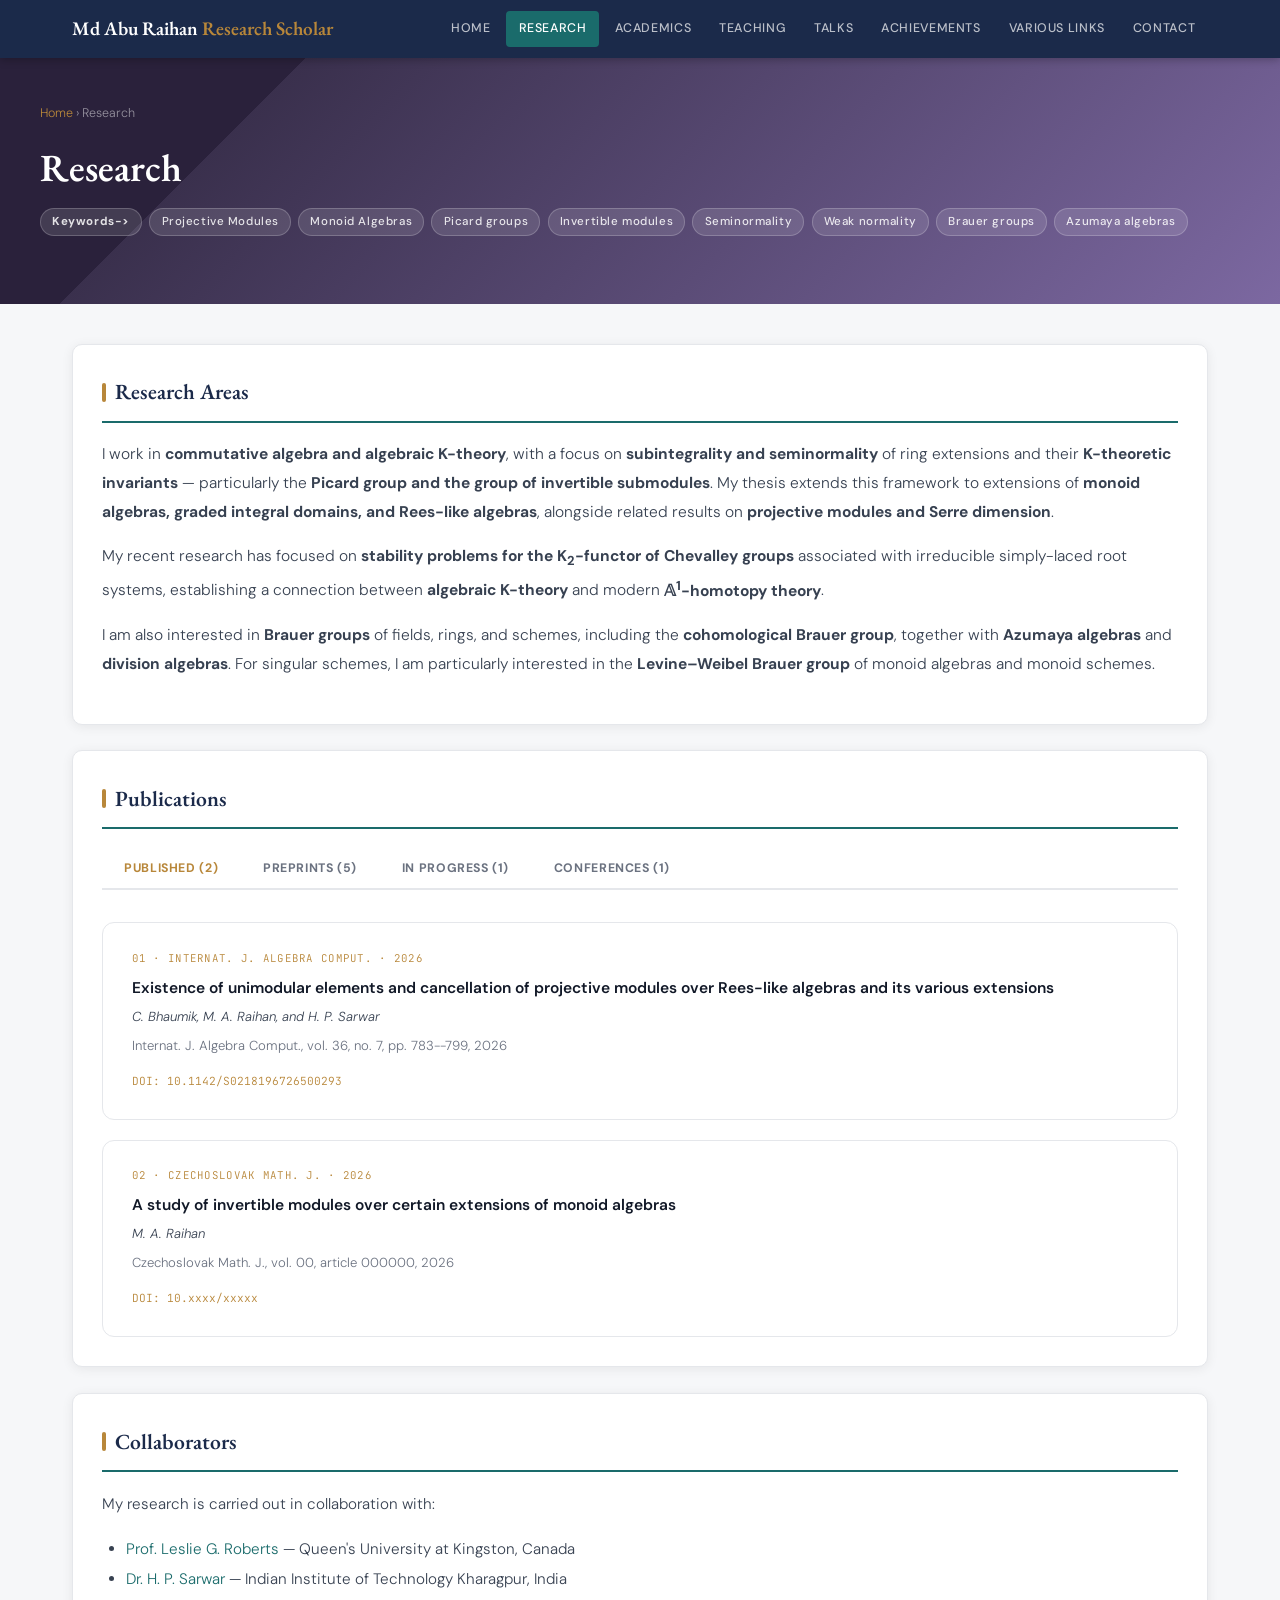
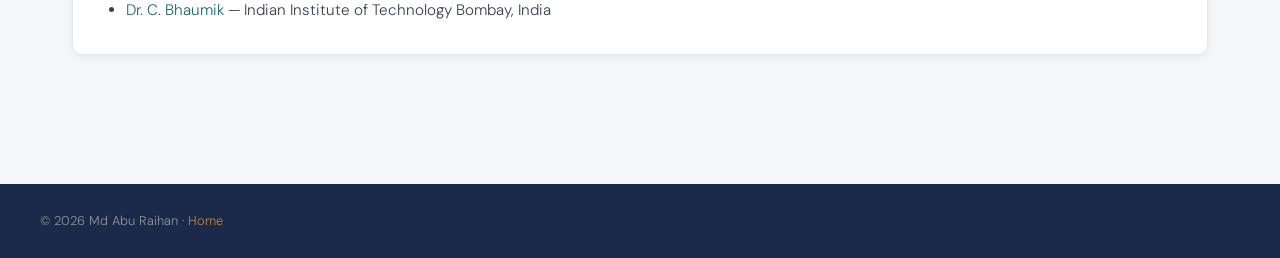
<file: research.html>
<!DOCTYPE html>
<html lang="en">
<head>
  <meta charset="UTF-8"/>
  <meta name="viewport" content="width=device-width, initial-scale=1.0"/>
  <title>Research — Md Abu Raihan</title>
  <link href="https://fonts.googleapis.com/css2?family=EB+Garamond:ital,wght@0,400;0,500;0,600;1,400&family=DM+Sans:wght@300;400;500;600&family=JetBrains+Mono:wght@400;500&display=swap" rel="stylesheet"/>
  <link rel="stylesheet" href="style.css"/>

  <style>
  /* ══════════════════════════════════════
     PUBLICATIONS (tabbed list)
     Layout copied from the reference page; colors come from YOUR template.
  ══════════════════════════════════════ */

  /* >>> COLOR MAPPING: the only block you may need to edit <<<
     Each line reads a variable from your style.css. If your variable has a
     different name, replace the first name inside var(...) with yours. */
  .pubs{
    --pub-txt:  var(--ink,    var(--ink2));          /* titles               */
    --pub-mut:  var(--ink2);                         /* authors              */
    --pub-fnt:  var(--ink3);                         /* venue, inactive tabs */
    --pub-acc:  var(--accent, var(--primary, var(--gold, #1a56db)));   /* accent: active tab, number, side bar */
    --pub-acc2: var(--accent2, var(--pub-acc));      /* DOI link             */
    --pub-surf: var(--surface, var(--card-bg, #ffffff));               /* card background      */
    --pub-brd:  var(--border, var(--line, #e3e3e3)); /* borders              */
    --pub-tag:  color-mix(in srgb, var(--pub-acc) 12%, transparent);   /* badge background     */
    --pub-tagt: var(--pub-acc);                      /* badge text           */
  }

  .pub-tabs{
    display:flex;border-bottom:2px solid var(--pub-brd);
    margin-bottom:2rem;overflow-x:auto;transition:border-color 0.4s;
  }
  .pub-tab{
    font-family:inherit;background:none;border:0;border-bottom:2px solid transparent;
    font-size:0.77rem;font-weight:700;letter-spacing:0.05em;text-transform:uppercase;
    color:var(--pub-fnt);padding:0.8rem 1.4rem;cursor:pointer;white-space:nowrap;
    margin-bottom:-2px;transition:all 0.2s;
  }
  .pub-tab:hover{color:var(--pub-acc);}
  .pub-tab:focus-visible{outline:2px solid var(--pub-acc);outline-offset:-2px;}
  .pub-tab.active{color:var(--pub-acc);border-bottom-color:var(--pub-acc);}
  .pub-sec{display:none;flex-direction:column;gap:1.2rem;}
  .pub-sec.active{display:flex;}
  .pub-card{
    background:var(--pub-surf);border:1px solid var(--pub-brd);
    border-radius:12px;padding:1.6rem 1.8rem;
    position:relative;overflow:hidden;transition:all 0.25s;
  }
  .pub-card::before{
    content:'';position:absolute;left:0;top:0;bottom:0;width:4px;
    background:var(--pub-acc);border-radius:4px 0 0 4px;
    transform:scaleY(0);transition:transform 0.25s;
  }
  .pub-card:hover::before{transform:scaleY(1);}
  .pub-card:hover{box-shadow:0 4px 20px rgba(0,0,0,0.07);transform:translateX(4px);}
  .pub-num{font-family:'JetBrains Mono',monospace;font-size:0.67rem;letter-spacing:0.12em;color:var(--pub-acc);text-transform:uppercase;margin-bottom:0.5rem;transition:color 0.4s;}
  .pub-title{font-size:0.97rem;font-weight:600;color:var(--pub-txt);line-height:1.55;margin-bottom:0.4rem;transition:color 0.4s;}
  .pub-auth{font-size:0.82rem;color:var(--pub-mut);font-style:italic;margin-bottom:0.35rem;transition:color 0.4s;}
  .pub-venue{font-size:0.82rem;color:var(--pub-fnt);margin-bottom:0.5rem;transition:color 0.4s;}
  .pub-doi{font-family:'JetBrains Mono',monospace;font-size:0.7rem;color:var(--pub-acc2);text-decoration:none;word-break:break-all;transition:color 0.4s;}
  .pub-doi:hover{text-decoration:underline;}
  .pub-badge{
    display:inline-block;font-size:0.68rem;font-weight:700;letter-spacing:0.08em;
    text-transform:uppercase;padding:0.22rem 0.7rem;border-radius:2rem;
    background:var(--pub-tag);color:var(--pub-tagt);margin-top:0.5rem;transition:all 0.4s;
  }
  @media (max-width:600px){
    .pub-tab{padding:0.8rem 0.9rem;}
    .pub-card{padding:1.3rem 1.2rem;}
  }
  </style>
</head>
<body>

  <!-- ── TOP BAR (matches index.html) ── -->
  <header id="header">
    <div class="header-inner">
      <a href="index.html" class="site-title">Md Abu Raihan <span>Research Scholar</span></a>
      <nav class="main-nav">
        <a href="index.html">Home</a>
        <a href="research.html" class="active">Research</a>
        <a href="academics.html">Academics</a>
         <a href="teaching.html">Teaching</a>
        <a href="talks.html">Talks</a>
        <a href="achievements.html">Achievements</a>
        <a href="variouslinks.html">Various Links</a>
        <a href="contact.html">Contact</a>
      </nav>
      <button class="burger" id="burger">&#9776;</button>
    </div>
  </header>

  <!-- ── MOBILE NAV (matches index.html) ── -->
  <div class="mobile-nav" id="mobileNav">
    <a href="index.html">Home</a>
        <a href="research.html" class="active">Research</a>
        <a href="academics.html">Academics</a>
         <a href="teaching.html">Teaching</a>
        <a href="talks.html">Talks</a>
        <a href="achievements.html">Achievements</a>
        <a href="variouslinks.html">Various Links</a>
        <a href="contact.html">Contact</a>
  </div>

  <div class="page-hero">
    <div class="page-hero-inner">
      <div class="breadcrumb"><a href="index.html">Home</a> › Research</div>
      <h1>Research</h1>
       <div class="hero-tags">
         <span> <b> Keywords-> </b></span>  <span>Projective Modules</span> <span>Monoid Algebras</span>  <span> Picard groups </span>  
           <span>Invertible modules</span>  <span>Seminormality</span>  <span>Weak normality</span>    
           <span> Brauer groups</span><span> Azumaya algebras</span>
        </div>
    </div>
  </div>

  <!-- Reuses the same .page-main wrapper as index.html so this page is exactly
       as wide as the About section on the homepage, instead of the narrower
       .page-single column it used before. -->
  <main class="page-main">
   <div class="card">   
  <h2 class="card-title">Research Areas</h2>
  <p style="color:var(--ink2);font-size:.97rem;line-height:1.85;margin-bottom:1rem;">
    I work in <strong>commutative algebra and algebraic K-theory</strong>, with a focus on <strong>subintegrality and seminormality</strong> of ring extensions and their
    <strong>K-theoretic invariants</strong> — particularly the <strong>Picard group and the group of invertible submodules</strong>. My thesis extends this framework to extensions
    of <strong>monoid algebras, graded integral domains, and Rees-like algebras</strong>, alongside related results on <strong>projective modules and Serre dimension</strong>.
  </p>
  <p style="color:var(--ink2);font-size:.97rem;line-height:1.85;margin-bottom:1rem;">
    My recent research has focused on <strong>stability problems for the K<sub>2</sub>-functor of Chevalley groups</strong> associated with irreducible simply-laced root systems, 
    establishing a connection between <strong>algebraic K-theory</strong> and modern <strong>𝔸<sup>1</sup>-homotopy theory</strong>.
  </p>
  <p style="color:var(--ink2);font-size:.97rem;line-height:1.85;margin-bottom:1rem;">
    I am also interested in <strong>Brauer groups</strong> of fields, rings, and schemes, including the <strong>cohomological Brauer group</strong>, together with <strong>Azumaya algebras</strong>
    and <strong>division algebras</strong>. For singular schemes, I am particularly interested in the <strong>Levine–Weibel Brauer group</strong> of monoid algebras and monoid schemes.
  </p>
</div>
      
    

    <!-- ══════════ PUBLICATIONS ══════════ -->
    <div class="card pubs">
      <h2 class="card-title">Publications</h2>

      <!-- Counts in the tabs fill in automatically from the number of .pub-card entries -->
      <div class="pub-tabs" role="tablist">
        <button type="button" class="pub-tab active" data-tab="published" onclick="switchTab('published',this)">Published <span class="pub-count"></span></button>
        <button type="button" class="pub-tab" data-tab="preprints" onclick="switchTab('preprints',this)">Preprints <span class="pub-count"></span></button>
        <button type="button" class="pub-tab" data-tab="inpro" onclick="switchTab('inpro',this)">In progress <span class="pub-count"></span></button>
        <button type="button" class="pub-tab" data-tab="conf" onclick="switchTab('conf',this)">Conferences <span class="pub-count"></span></button>
      </div>

      <!-- id must be "tab-" + the name used in data-tab / switchTab() -->
      <div class="pub-sec active" id="tab-published">
        <!-- Copy one .pub-card block per paper. REPLACE these placeholders with your own papers. -->
        <div class="pub-card">
          <div class="pub-num">01 · Internat. J. Algebra Comput. · 2026</div>
          <div class="pub-title">Existence of unimodular elements and cancellation of projective modules over Rees-like algebras and its various extensions</div>
          <div class="pub-auth">C. Bhaumik, M. A. Raihan, and H. P. Sarwar</div>
          <div class="pub-venue">Internat. J. Algebra Comput., vol. 36, no. 7, pp. 783--799, 2026</div>
          <a class="pub-doi" href="https://doi.org/10.1142/S0218196726500293" target="_blank" rel="noopener">DOI: 10.1142/S0218196726500293</a>
        </div>
        
        <div class="pub-card">
          <div class="pub-num">02 · Czechoslovak Math. J. · 2026</div>
          <div class="pub-title">A study of invertible modules over certain extensions of monoid algebras</div>
          <div class="pub-auth">M. A. Raihan</div>
          <div class="pub-venue">Czechoslovak Math. J., vol. 00, article 000000, 2026</div>
          <a class="pub-doi" href="https://doi.org/10.xxxx/xxxxx" target="_blank" rel="noopener">DOI: 10.xxxx/xxxxx</a>
        </div>
      </div>


      
      <div class="pub-sec" id="tab-preprints">
        <!-- Under-review papers: title and authors only -->
       <div class="pub-card">
          <div class="pub-num">01 · Preprint · 2026</div>
          <div class="pub-title">Invariance of K<sub>2</sub> for Chevalley groups of simply-laced type over monoid algebras</div>
          <div class="pub-auth">C. Bhaumik and M. A. Raihan</div>
          <a class="pub-doi" href="https://doi.org/10.xxxx/xxxxx" target="_blank" rel="noopener">DOI: 10.xxxx/xxxxx</a>
        </div>

        <div class="pub-card">
          <div class="pub-num">02 · Preprint · 2026</div>
          <div class="pub-title">Subintegrality and ideal class groups of monoid algebras</div>
          <div class="pub-auth">M. A. Raihan, L. G. Roberts, and H. P. Sarwar</div>
          <a class="pub-doi" href="https://arxiv.org/abs/2507.13845" target="_blank" rel="noopener">DOI: 10.xxxx/xxxxx</a>
        </div>

         <div class="pub-card">
          <div class="pub-num">03 · Preprint · 2026</div>
          <div class="pub-title">The group of invertible modules over monoid algebras</div>
          <div class="pub-auth">M. A. Raihan and H. P. Sarwar</div>
          <a class="pub-doi" href="https://doi.org/10.xxxx/xxxxx" target="_blank" rel="noopener">DOI: 10.xxxx/xxxxx</a>
        </div>

         <div class="pub-card">
          <div class="pub-num">04 · Preprint · 2026</div>
          <div class="pub-title">Subintegrality and ideal class groups of graded integral domains</div>
          <div class="pub-auth">M. A. Raihan and H. P. Sarwar</div>
          <a class="pub-doi" href="https://doi.org/10.xxxx/xxxxx" target="_blank" rel="noopener">DOI: 10.xxxx/xxxxx</a>
        </div>

          <div class="pub-card">
          <div class="pub-num">05 · Preprint · 2026</div>
          <div class="pub-title">Weak subintegrality and weak normalization of monoid algebras</div>
          <div class="pub-auth">M. A. Raihan</div>
          <a class="pub-doi" href="https://doi.org/10.xxxx/xxxxx" target="_blank" rel="noopener">DOI: 10.xxxx/xxxxx</a>
        </div>
     
      </div>
    

     <div class="pub-sec" id="tab-inpro">
        <!-- In progress papers: title and authors only -->
       <div class="pub-card">
          <div class="pub-num">01 · In Progress · 2026</div>
          <div class="pub-title">The Levine-Weibel Brauer group of monoid algebras and schemes</div>
          <div class="pub-auth"> M. A. Raihan and H. P. Sarwar</div>
          <a class="pub-doi" href="https://doi.org/10.xxxx/xxxxx" target="_blank" rel="noopener">DOI: 10.xxxx/xxxxx</a>
        </div>

      </div>

      
      <div class="pub-sec" id="tab-conf">
        <div class="pub-card">
          <div class="pub-num">P1 · Conference Name Year · City, Country</div>
          <div class="pub-title">Title of your conference presentation</div>
          <div class="pub-auth">Md Abu Raihan and Co-author Name</div>
          <span class="pub-badge">Conference Name Year · City, Country</span>
        </div>
      </div>
    </div>

    <div class="card">
      <h2 class="card-title">Collaborators </h2> 
      <p style="color:var(--ink2);font-size:.95rem;line-height:1.85;margin-bottom:1rem;">
        My research is carried out in collaboration with:
      </p>
      <ul style="color:var(--ink2);font-size:.95rem;line-height:2;padding-left:1.5rem;">
  <li><a href="https://mathscinet.ams.org/mathscinet/author?authorId=148965" target="_blank" rel="noopener">Prof. Leslie G. Roberts</a> — Queen's University at Kingston, Canada</li>
  <li><a href="https://sites.google.com/site/husneyparvezsarwar1/home" target="_blank" rel="noopener">Dr. H. P. Sarwar</a> — Indian Institute of Technology Kharagpur, India</li>
  <li><a href="https://sites.google.com/view/chandan-bhaumik" target="_blank" rel="noopener">Dr. C. Bhaumik</a> — Indian Institute of Technology Bombay, India</li>
</ul>
    </div>


 </main>

  <footer class="site-footer">
    <div class="footer-inner">
      <span>© 2026 Md Abu Raihan · <a href="index.html">Home</a></span>
    </div>
  </footer>
  <script>
  /* Publications tabs */
  function switchTab(name, el){
    document.querySelectorAll('.pub-sec').forEach(function(s){ s.classList.remove('active'); });
    document.querySelectorAll('.pub-tab').forEach(function(t){ t.classList.remove('active'); });
    var panel = document.getElementById('tab-' + name);
    if (panel) panel.classList.add('active');
    if (el) el.classList.add('active');
  }
  /* Fill "(n)" in each tab from the number of cards in its panel */
  document.querySelectorAll('.pub-tab').forEach(function(t){
    var n = document.querySelectorAll('#tab-' + t.dataset.tab + ' .pub-card').length;
    var c = t.querySelector('.pub-count');
    if (c) c.textContent = '(' + n + ')';
  });
  </script>
  <script src="nav.js"></script>
</body>
</html>
</file>
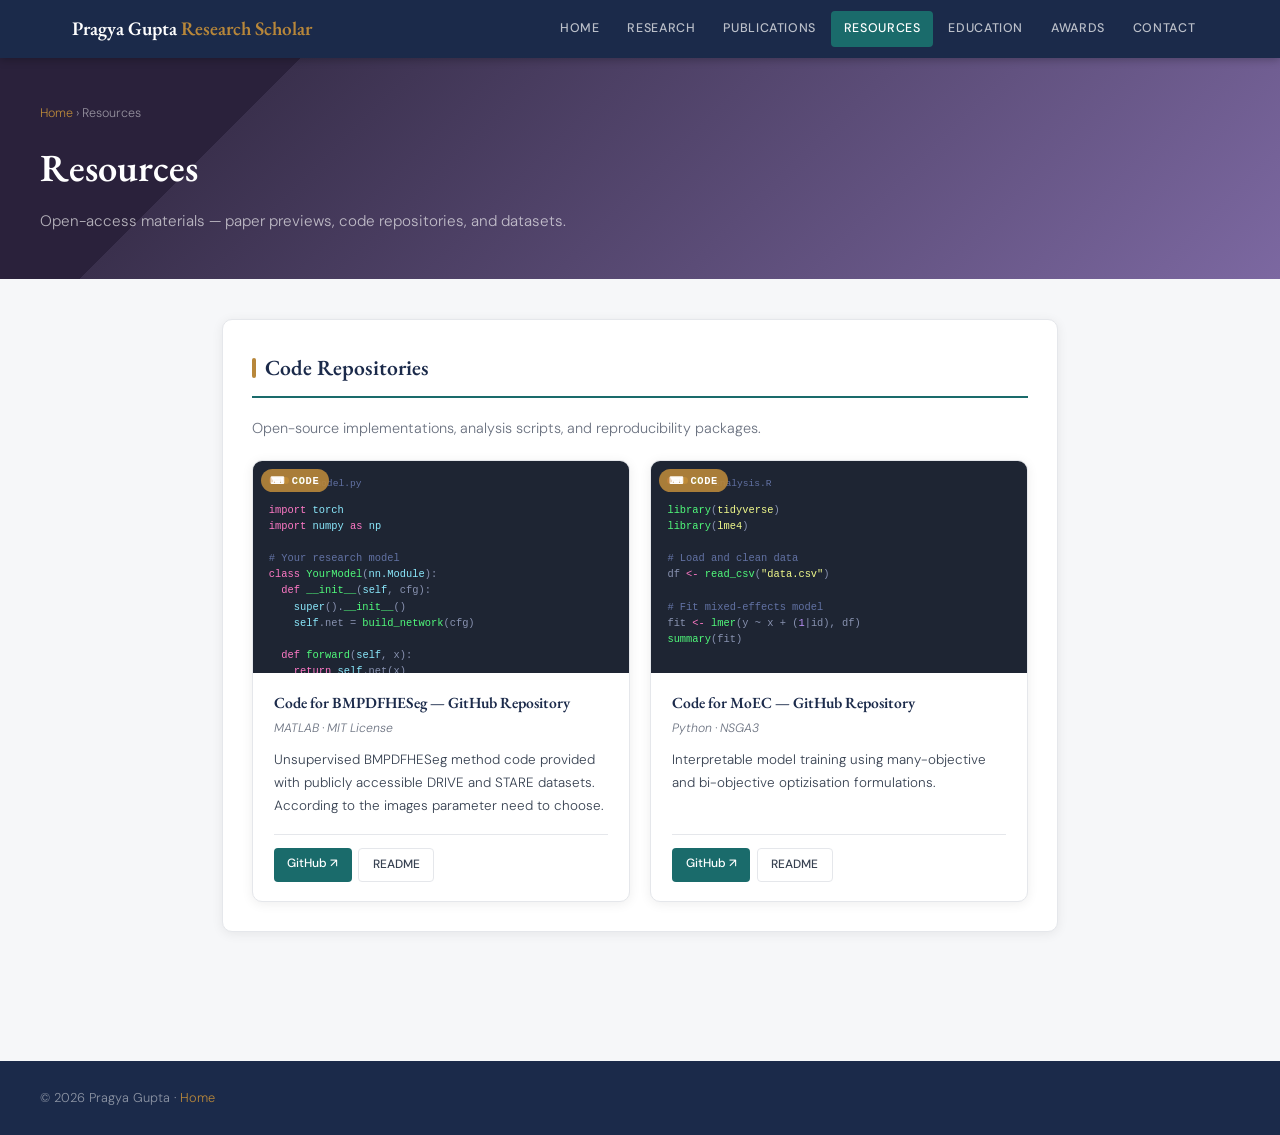
<file: resources.html>
<!DOCTYPE html>
<html lang="en">
<head>
  <meta charset="UTF-8"/>
  <meta name="viewport" content="width=device-width, initial-scale=1.0"/>
  <title>Resources — Pragya Gupta</title>
  <link href="https://fonts.googleapis.com/css2?family=EB+Garamond:ital,wght@0,400;0,500;0,600;1,400&family=DM+Sans:wght@300;400;500;600&display=swap" rel="stylesheet"/>
  <link rel="stylesheet" href="style.css"/>
</head>
<body>
  <header id="header">
    <div class="header-inner">
      <a href="index.html" class="site-title">Pragya Gupta <span>Research Scholar</span></a>
      <nav class="main-nav">
        <a href="index.html">Home</a>
        <a href="research.html">Research</a>
        <a href="publications.html">Publications</a>
        <a href="resources.html" class="active">Resources</a>
        <a href="education.html">Education</a>
        <a href="awards.html">Awards</a>
        <a href="contact.html">Contact</a>
      </nav>
      <button class="burger" id="burger">&#9776;</button>
    </div>
  </header>
  <div class="mobile-nav" id="mobileNav">
    <a href="index.html">Home</a><a href="research.html">Research</a>
    <a href="publications.html">Publications</a><a href="resources.html">Resources</a>
    <a href="education.html">Education</a><a href="awards.html">Awards</a><a href="contact.html">Contact</a>
  </div>

  <div class="page-hero">
    <div class="page-hero-inner">
      <div class="breadcrumb"><a href="index.html">Home</a> › Resources</div>
      <h1>Resources</h1>
      <p>Open-access materials — paper previews, code repositories, and datasets.</p>
    </div>
  </div>

  <main class="page-single">

    <!-- HOW TO USE THIS PAGE -->
    <!--div class="card" style="background:var(--gold-light);border-left:4px solid var(--gold);border-radius:0 10px 10px 0;">
      <h2 class="card-title" style="border-bottom-color:var(--gold);">How to add your content</h2>
      <ul style="font-size:.88rem;color:var(--ink2);line-height:2;padding-left:1.5rem;">
        <li><strong>Paper first-page image:</strong> Screenshot page 1 of your PDF → save as <code>paper1_preview.jpg</code> → upload to GitHub → replace placeholder image tag.</li>
        <li><strong>GIF / animation:</strong> Save as <code>research_anim.gif</code> → upload → swap in <code>&lt;img src="research_anim.gif"&gt;</code>.</li>
        <li><strong>Code:</strong> Link to your GitHub repo URL in the card button.</li>
        <li><strong>Dataset:</strong> Link to your Zenodo / Figshare / OSF page.</li>
        <li><strong>Slides:</strong> Upload your PDF slides alongside the HTML and link directly.</li>
      </ul>
    </div>-->

    <!-- ── PAPER PREVIEWS ── -->
    <!--div class="card">
      <h2 class="card-title">Paper Previews</h2>
      <p class="card-sub">First-page screenshots of published papers. Click "Abstract" to read the summary, or PDF to download.</p>
      <div class="res-grid">-->

        <!-- Paper 1 -->
        <!--div class="res-card">
          <div class="res-preview">
            <!-- Replace with: <img src="paper1_preview.jpg" alt="Paper 1 first page"> -->
            <!--div class="res-preview-placeholder">
              <div style="font-size:2rem;">📄</div>
              <p style="font-size:.75rem;font-family:monospace;color:var(--ink3);">paper1_preview.jpg</p>
              <span style="font-size:.68rem;color:var(--ink3);">Screenshot of paper first page</span>
            </div>
            <span class="res-type-badge rtb-paper">Journal 2024</span>
          </div>
          <div class="res-body">
            <div class="res-title">Title of Your First Paper (Short Version)</div>
            <div class="res-meta">Journal Name · 2024 · First Author</div>
            <div class="res-desc">One or two sentence summary of what this paper is about and why it matters.</div>
            <div class="res-actions">
              <a href="#" class="ra-btn">PDF</a>
              <a href="#" class="ra-btn-sec">DOI</a>
              <a href="#" class="ra-btn-sec">Cite</a>
            </div>
          </div>
        </div>-->

        <!-- Paper 2 -->
        <!--div class="res-card">
          <div class="res-preview">
            <!-- Replace with: <img src="paper2_preview.jpg" alt="Paper 2 first page"> -->
            <!--div class="res-preview-placeholder">
              <div style="font-size:2rem;">📄</div>
              <p style="font-size:.75rem;font-family:monospace;color:var(--ink3);">paper2_preview.jpg</p>
              <span style="font-size:.68rem;color:var(--ink3);">Screenshot of paper first page</span>
            </div>
            <span class="res-type-badge rtb-paper">Conference 2023</span>
          </div>
          <div class="res-body">
            <div class="res-title">Title of Your Conference Paper (Short Version)</div>
            <div class="res-meta">Conference Name · 2023 · Oral Presentation</div>
            <div class="res-desc">Brief description of the contribution and key result from this conference paper.</div>
            <div class="res-actions">
              <a href="#" class="ra-btn">PDF</a>
              <a href="#" class="ra-btn-sec">Slides</a>
              <a href="#" class="ra-btn-sec">Video</a>
            </div>
          </div>
        </div>

        <!-- Paper 3 -->
        <!--div class="res-card">
          <div class="res-preview">
            <div class="res-preview-placeholder">
              <div style="font-size:2rem;">📄</div>
              <p style="font-size:.75rem;font-family:monospace;color:var(--ink3);">paper3_preview.jpg</p>
              <span style="font-size:.68rem;color:var(--ink3);">Screenshot of paper first page</span>
            </div>
            <span class="res-type-badge rtb-paper">Preprint 2023</span>
          </div>
          <div class="res-body">
            <div class="res-title">Title of Your Preprint</div>
            <div class="res-meta">arXiv · 2023 · Under Review</div>
            <div class="res-desc">Summary of the preprint — what is novel about the work and what are the main findings.</div>
            <div class="res-actions">
              <a href="#" class="ra-btn">arXiv</a>
              <a href="#" class="ra-btn-sec">Cite</a>
            </div>
          </div>
        </div>

      </div>
    </div>

    <!-- ── RESEARCH GIFs / ANIMATIONS ── -->
    <!--div class="card">
      <h2 class="card-title">Figures &amp; Animations</h2>
      <p class="card-sub">Key figures, result animations, and GIFs from my published work. All freely usable with attribution.</p>
      <div class="res-grid">

        <!-- GIF 1 -->
        <!--div class="res-card">
          <div class="res-preview">
            <!-- Replace with: <img src="result_animation1.gif" alt="Result animation"> -->
            <!--div class="res-preview-placeholder">
              <div style="font-size:2rem;">🎞</div>
              <p style="font-size:.75rem;font-family:monospace;color:var(--ink3);">result_animation1.gif</p>
              <span style="font-size:.68rem;color:var(--ink3);">Upload your GIF animation here</span>
            </div>
            <span class="res-type-badge rtb-slides">Animation</span>
          </div>
          <div class="res-body">
            <div class="res-title">Result Animation — Experiment / Method Name</div>
            <div class="res-meta">From: Paper Title · 2024</div>
            <div class="res-desc">Describe what this animation shows — the method in action, a visual result, or a comparison. Cite the source paper.</div>
            <div class="res-actions">
              <a href="#" class="ra-btn">Download GIF</a>
              <a href="publications.html" class="ra-btn-sec">Source Paper</a>
            </div>
          </div>
        </div>

        <!-- GIF 2 -->
        <!--div class="res-card">
          <div class="res-preview">
            <!-- Replace with: <img src="result_figure1.png" alt="Result figure"> -->
            <!--div class="res-preview-placeholder">
              <div style="font-size:2rem;">📊</div>
              <p style="font-size:.75rem;font-family:monospace;color:var(--ink3);">result_figure1.png</p>
              <span style="font-size:.68rem;color:var(--ink3);">Upload your key result figure</span>
            </div>
            <span class="res-type-badge rtb-slides">Figure</span>
          </div>
          <div class="res-body">
            <div class="res-title">Key Result Figure — Comparison / Output Visualization</div>
            <div class="res-meta">From: Paper Title · 2023</div>
            <div class="res-desc">Briefly describe what this figure shows — axis labels, what is being compared, and the takeaway message.</div>
            <div class="res-actions">
              <a href="#" class="ra-btn">Download PNG</a>
              <a href="publications.html" class="ra-btn-sec">Source Paper</a>
            </div>
          </div>
        </div>

      </div>
    </div>-->

    <!-- ── CODE REPOSITORIES ── -->
    <div class="card">
      <h2 class="card-title">Code Repositories</h2>
      <p class="card-sub">Open-source implementations, analysis scripts, and reproducibility packages.</p>
      <div class="res-grid">

        <!-- Code 1 -->
        <div class="res-card">
          <div class="code-preview">
            <div class="c-bar">
              <div class="c-dot" style="background:#ff5f57"></div>
              <div class="c-dot" style="background:#febc2e"></div>
              <div class="c-dot" style="background:#28c840"></div>
              <span style="color:#6272a4;font-size:.6rem;margin-left:.4rem">model.py</span>
            </div>
            <span style="display:block"><span class="c-kw">import</span> <span class="c-var">torch</span></span>
            <span style="display:block"><span class="c-kw">import</span> <span class="c-var">numpy</span> <span class="c-kw">as</span> <span class="c-var">np</span></span>
            <span style="display:block">&nbsp;</span>
            <span style="display:block"><span class="c-cm"># Your research model</span></span>
            <span style="display:block"><span class="c-kw">class</span> <span class="c-fn">YourModel</span>(<span class="c-var">nn.Module</span>):</span>
            <span style="display:block">&nbsp;&nbsp;<span class="c-kw">def</span> <span class="c-fn">__init__</span>(<span class="c-var">self</span>, cfg):</span>
            <span style="display:block">&nbsp;&nbsp;&nbsp;&nbsp;<span class="c-var">super</span>().<span class="c-fn">__init__</span>()</span>
            <span style="display:block">&nbsp;&nbsp;&nbsp;&nbsp;<span class="c-var">self</span>.net = <span class="c-fn">build_network</span>(cfg)</span>
            <span style="display:block">&nbsp;</span>
            <span style="display:block">&nbsp;&nbsp;<span class="c-kw">def</span> <span class="c-fn">forward</span>(<span class="c-var">self</span>, x):</span>
            <span style="display:block">&nbsp;&nbsp;&nbsp;&nbsp;<span class="c-kw">return</span> <span class="c-var">self</span>.net(x)</span>
            <span class="res-type-badge rtb-code" style="position:absolute;top:8px;left:8px;">⌨ Code</span>
          </div>
          <div class="res-body">
            <div class="res-title">Code for BMPDFHESeg — GitHub Repository</div>
            <div class="res-meta">MATLAB · MIT License</div>
            <div class="res-desc"> Unsupervised BMPDFHESeg method code provided with publicly accessible DRIVE and STARE datasets. According to the images parameter need to choose. </div>
            <div class="res-actions">
              <a href="https://github.com/PS297/BMPDFHESeg.git" target="_blank" class="ra-btn">GitHub ↗</a>
              <a href="#" class="ra-btn-sec">README</a>
              <!--a href="#" class="ra-btn-sec">Colab</a>-->
            </div>
          </div>
        </div>

        <!-- Code 2 -->
        <div class="res-card">
          <div class="code-preview">
            <div class="c-bar">
              <div class="c-dot" style="background:#ff5f57"></div>
              <div class="c-dot" style="background:#febc2e"></div>
              <div class="c-dot" style="background:#28c840"></div>
              <span style="color:#6272a4;font-size:.6rem;margin-left:.4rem">analysis.R</span>
            </div>
            <span style="display:block"><span class="c-fn">library</span>(<span class="c-str">tidyverse</span>)</span>
            <span style="display:block"><span class="c-fn">library</span>(<span class="c-str">lme4</span>)</span>
            <span style="display:block">&nbsp;</span>
            <span style="display:block"><span class="c-cm"># Load and clean data</span></span>
            <span style="display:block">df <span class="c-kw">&lt;-</span> <span class="c-fn">read_csv</span>(<span class="c-str">"data.csv"</span>)</span>
            <span style="display:block">&nbsp;</span>
            <span style="display:block"><span class="c-cm"># Fit mixed-effects model</span></span>
            <span style="display:block">fit <span class="c-kw">&lt;-</span> <span class="c-fn">lmer</span>(y ~ x + (<span class="c-num">1</span>|id), df)</span>
            <span style="display:block"><span class="c-fn">summary</span>(fit)</span>
            <span class="res-type-badge rtb-code" style="position:absolute;top:8px;left:8px;">⌨ Code</span>
          </div>
          <div class="res-body">
            <div class="res-title">Code for MoEC — GitHub Repository</div>
            <div class="res-meta">Python · NSGA3</div>
            <div class="res-desc">Interpretable model training using many-objective and bi-objective optizisation formulations.</div>
            <div class="res-actions">
              <a href="https://github.com/PS297/MoEC.git" target="_blank" class="ra-btn">GitHub ↗</a>
              <a href="#" class="ra-btn-sec">README</a>
            </div>
          </div>
        </div>

      </div>
    </div>

    <!-- ── DATASETS ── -->
    <!--div class="card">
      <h2 class="card-title">Datasets</h2>
      <p class="card-sub">Open-access datasets released alongside my publications. Available on Zenodo / Figshare / OSF.</p>
      <div class="res-grid">

        <div class="res-card">
          <div class="res-preview" style="background:linear-gradient(135deg,#1B2A4A,#243560);">
            <div style="display:flex;flex-direction:column;align-items:center;justify-content:center;width:100%;height:100%;gap:.7rem;padding:1.5rem;">
              <div style="font-size:2.5rem;color:#fff;">📦</div>
              <div style="font-size:1.4rem;font-weight:700;color:#fff;font-family:var(--serif);text-align:center;">12,400<br><span style="font-size:.9rem;color:rgba(255,255,255,.6)">samples</span></div>
              <div style="display:flex;gap:.3rem;flex-wrap:wrap;justify-content:center;">
                <span style="background:rgba(255,255,255,.15);color:#fff;padding:.15rem .5rem;border-radius:3px;font-size:.65rem;font-weight:600;">CSV</span>
                <span style="background:rgba(255,255,255,.15);color:#fff;padding:.15rem .5rem;border-radius:3px;font-size:.65rem;font-weight:600;">JSON</span>
                <span style="background:rgba(255,255,255,.15);color:#fff;padding:.15rem .5rem;border-radius:3px;font-size:.65rem;font-weight:600;">HDF5</span>
              </div>
            </div>
            <span class="res-type-badge rtb-data">Dataset</span>
          </div>
          <div class="res-body">
            <div class="res-title">Dataset Name — Used in Paper One &amp; Two</div>
            <div class="res-meta">12,400 samples · CC BY 4.0 · Zenodo · DOI: 10.5281/XXXXX</div>
            <div class="res-desc">Describe what the dataset contains, how it was collected, and how other researchers can use it. Note any preprocessing steps or known limitations.</div>
            <div class="res-actions">
              <a href="#" class="ra-btn">Zenodo ↗</a>
              <a href="#" class="ra-btn-sec">Documentation</a>
              <a href="#" class="ra-btn-sec">Data Paper</a>
            </div>
          </div>
        </div>

      </div>
    </div>-->

    <!-- ── SLIDES ── -->
    <!--div class="card">
      <h2 class="card-title">Presentation Slides</h2>
      <p class="card-sub">Slides from conference talks and seminars. Download freely with attribution.</p>
      <div class="res-grid">

        <div class="res-card">
          <div class="res-preview" style="background:linear-gradient(135deg,var(--navy) 0%,var(--teal) 100%);">
            <div style="display:flex;flex-direction:column;align-items:center;justify-content:center;width:100%;height:100%;gap:1rem;padding:2rem;">
              <div style="background:rgba(255,255,255,.12);border-radius:8px;padding:1.2rem 1.5rem;text-align:center;max-width:200px;">
                <div style="font-family:var(--serif);font-size:1.1rem;color:#fff;font-weight:600;line-height:1.3;margin-bottom:.6rem;">Conference Talk<br>Slides</div>
                <div style="height:1px;background:rgba(255,255,255,.3);margin-bottom:.6rem;"></div>
                <div style="font-size:.72rem;color:rgba(255,255,255,.6);">Your Name · 2023</div>
              </div>
            </div>
            <span class="res-type-badge rtb-slides">🖥 Slides</span>
          </div>
          <div class="res-body">
            <div class="res-title">Slides — Conference Name 2023 Oral Presentation</div>
            <div class="res-meta">PowerPoint + PDF · 42 slides · [Conference, City]</div>
            <div class="res-desc">Full presentation from my oral talk at [Conference 2023]. Covers motivation, method, experimental results, and future directions.</div>
            <div class="res-actions">
              <a href="#" class="ra-btn">PDF ↗</a>
              <a href="#" class="ra-btn-sec">PPTX</a>
            </div>
          </div>
        </div>

      </div>
    </div>-->

  </main>

  <footer class="site-footer">
    <div class="footer-inner">
      <span>© 2026 Pragya Gupta · <a href="index.html">Home</a></span>
    </div>
  </footer>
  <script src="nav.js"></script>
</body>
</html>
</file>
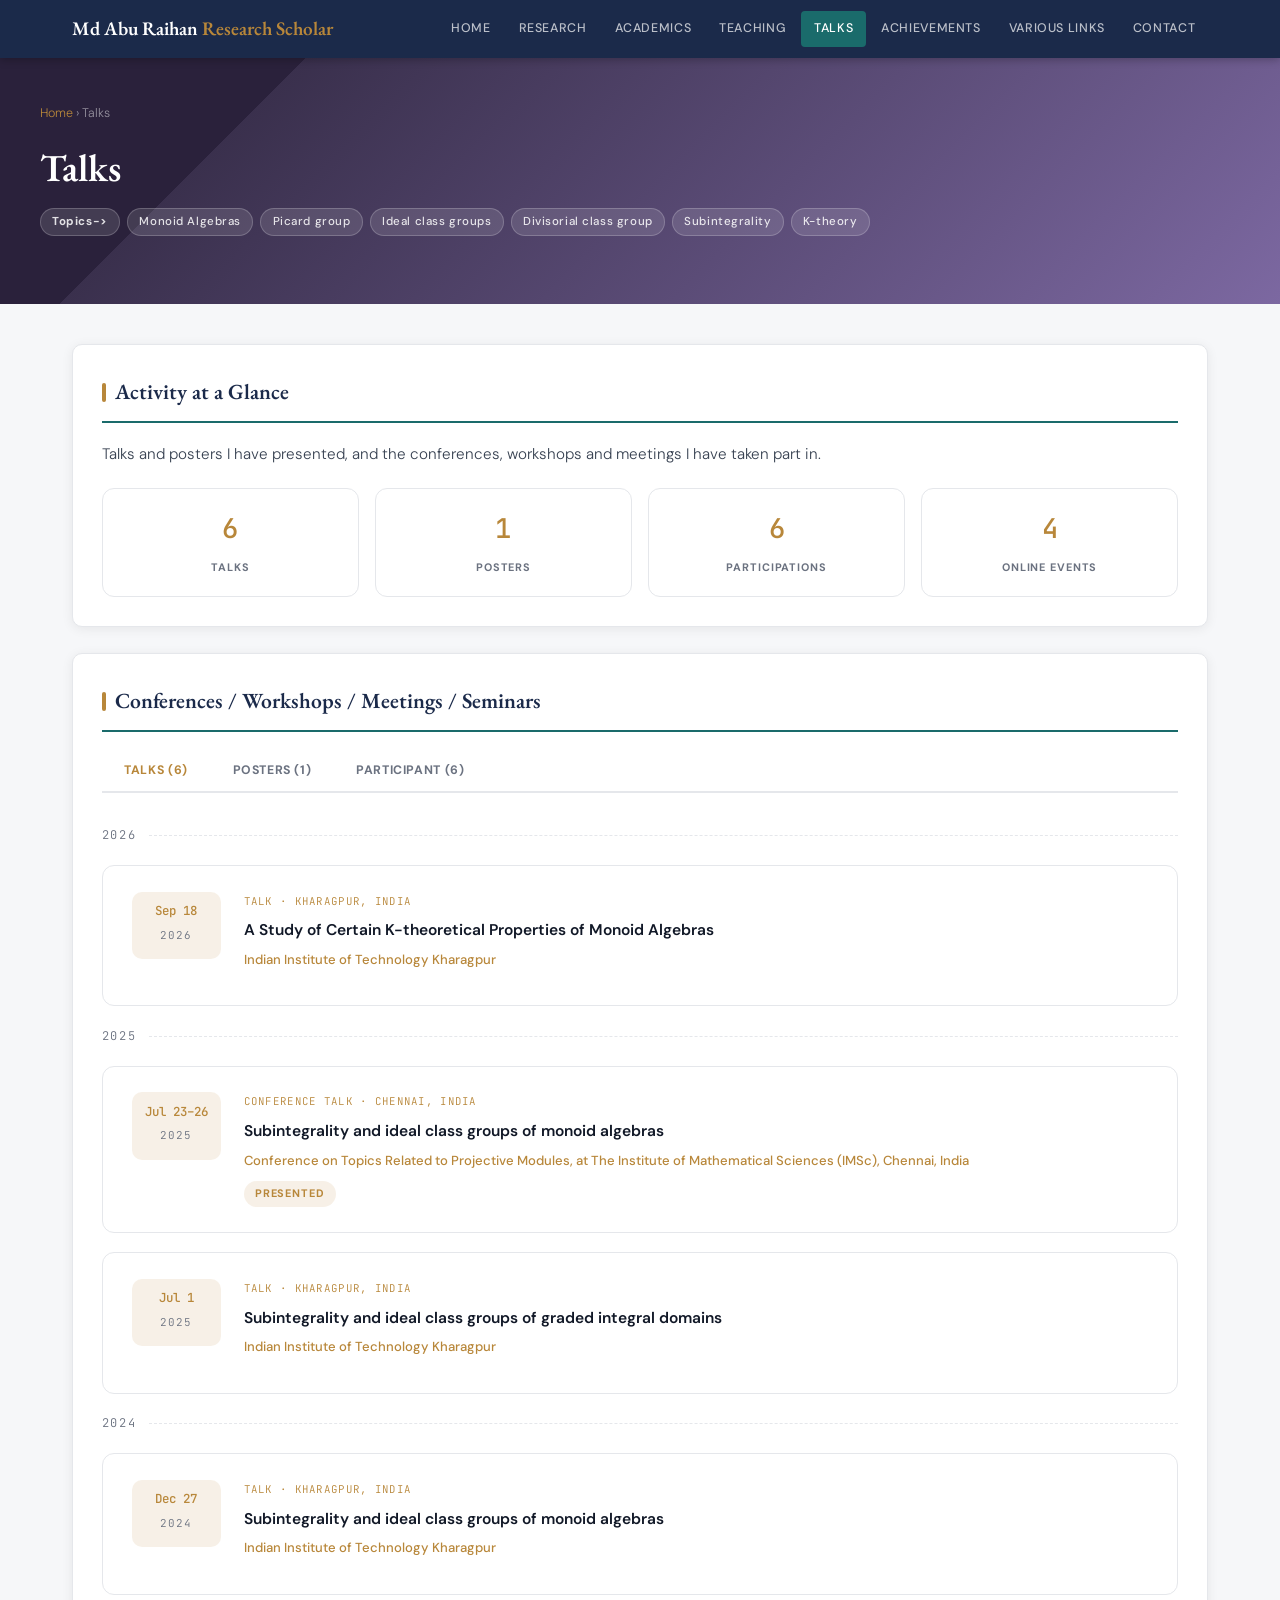
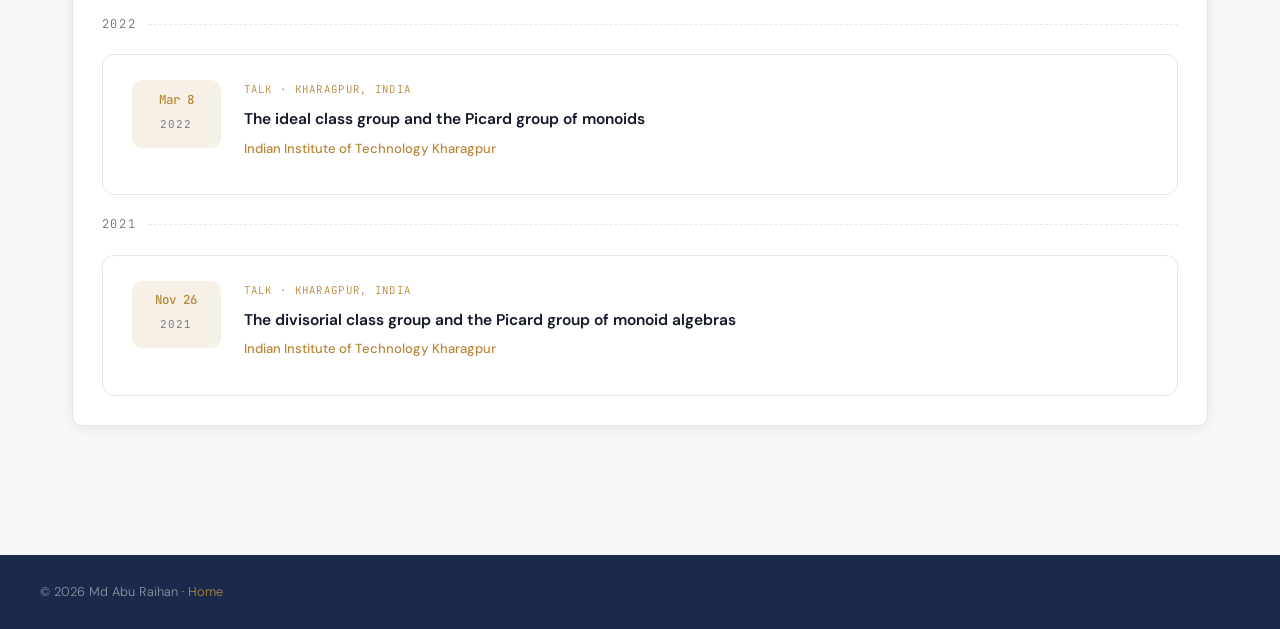
<file: talks.html>
<!DOCTYPE html>
<html lang="en">
<head>
  <meta charset="UTF-8"/>
  <meta name="viewport" content="width=device-width, initial-scale=1.0"/>
  <title>Talks — Md Abu Raihan</title>
  <link href="https://fonts.googleapis.com/css2?family=EB+Garamond:ital,wght@0,400;0,500;0,600;1,400&family=DM+Sans:wght@300;400;500;600&family=JetBrains+Mono:wght@400;500&display=swap" rel="stylesheet"/>
  <link rel="stylesheet" href="style.css"/>

  <style>
  /* ══════════════════════════════════════
     TALKS — same look and colors as the Research page
  ══════════════════════════════════════ */

  /* >>> COLOR MAPPING (identical to research.html) <<< */
  .pubs{
    --pub-txt:  var(--ink,    var(--ink2));
    --pub-mut:  var(--ink2);
    --pub-fnt:  var(--ink3);
    --pub-acc:  var(--accent, var(--primary, var(--gold, #1a56db)));
    --pub-acc2: var(--accent2, var(--pub-acc));
    --pub-surf: var(--surface, var(--card-bg, #ffffff));
    --pub-brd:  var(--border, var(--line, #e3e3e3));
    --pub-tag:  color-mix(in srgb, var(--pub-acc) 12%, transparent);
    --pub-tagt: var(--pub-acc);
  }

  .pub-tabs{display:flex;border-bottom:2px solid var(--pub-brd);margin-bottom:2rem;overflow-x:auto;transition:border-color 0.4s;}
  .pub-tab{
    font-family:inherit;background:none;border:0;border-bottom:2px solid transparent;
    font-size:0.77rem;font-weight:700;letter-spacing:0.05em;text-transform:uppercase;
    color:var(--pub-fnt);padding:0.8rem 1.4rem;cursor:pointer;white-space:nowrap;
    margin-bottom:-2px;transition:all 0.2s;
  }
  .pub-tab:hover{color:var(--pub-acc);}
  .pub-tab:focus-visible{outline:2px solid var(--pub-acc);outline-offset:-2px;}
  .pub-tab.active{color:var(--pub-acc);border-bottom-color:var(--pub-acc);}
  .pub-sec{display:none;flex-direction:column;gap:1.2rem;}
  .pub-sec.active{display:flex;}
  .pub-card{
    background:var(--pub-surf);border:1px solid var(--pub-brd);
    border-radius:12px;padding:1.6rem 1.8rem;
    position:relative;overflow:hidden;transition:all 0.25s;
  }
  .pub-card::before{
    content:'';position:absolute;left:0;top:0;bottom:0;width:4px;
    background:var(--pub-acc);border-radius:4px 0 0 4px;
    transform:scaleY(0);transition:transform 0.25s;
  }
  .pub-card:hover::before{transform:scaleY(1);}
  .pub-card:hover{box-shadow:0 4px 20px rgba(0,0,0,0.07);transform:translateX(4px);}
  .pub-num{font-family:'JetBrains Mono',monospace;font-size:0.67rem;letter-spacing:0.12em;color:var(--pub-acc);text-transform:uppercase;margin-bottom:0.5rem;}
  .pub-title{font-size:0.97rem;font-weight:600;color:var(--pub-txt);line-height:1.55;margin-bottom:0.4rem;}
  .pub-venue{font-size:0.82rem;color:var(--pub-fnt);margin-bottom:0.5rem;}
  .pub-venue a{color:var(--pub-acc2);text-decoration:none;font-weight:500;}
  .pub-venue a:hover{text-decoration:underline;}
  .pub-badge{
    display:inline-block;font-size:0.68rem;font-weight:700;letter-spacing:0.08em;
    text-transform:uppercase;padding:0.22rem 0.7rem;border-radius:2rem;
    background:var(--pub-tag);color:var(--pub-tagt);transition:all 0.25s;text-decoration:none;
  }

  /* Talks extras */
  .stats{display:grid;grid-template-columns:repeat(4,1fr);gap:1rem;margin-top:1.2rem;}
  .stat{background:var(--pub-surf);border:1px solid var(--pub-brd);border-radius:12px;padding:1rem;text-align:center;}
  .stat b{display:block;font-family:'JetBrains Mono',monospace;font-size:1.7rem;font-weight:500;color:var(--pub-acc);}
  .stat span{font-size:0.68rem;font-weight:700;letter-spacing:0.08em;text-transform:uppercase;color:var(--pub-fnt);}
  .yr{display:flex;align-items:center;gap:0.8rem;font-family:'JetBrains Mono',monospace;font-size:0.75rem;letter-spacing:0.14em;color:var(--pub-fnt);}
  .yr::after{content:'';flex:1;border-top:1px dashed var(--pub-brd);}
  .pub-card.ev{display:flex;gap:1.4rem;align-items:flex-start;}
  .ev-date{flex:0 0 5.6rem;text-align:center;background:var(--pub-tag);border-radius:10px;padding:0.7rem 0.4rem;}
  .ev-date b{display:block;font-family:'JetBrains Mono',monospace;font-size:0.78rem;font-weight:500;color:var(--pub-acc);line-height:1.35;}
  .ev-date span{font-family:'JetBrains Mono',monospace;font-size:0.68rem;letter-spacing:0.1em;color:var(--pub-fnt);}
  .ev-body{flex:1;min-width:0;}
  .ev-tags{display:flex;flex-wrap:wrap;gap:0.5rem;margin-top:0.2rem;}
  .res-chip:hover{background:var(--pub-acc);color:#fff;}
  @media (max-width:600px){
    .pub-tab{padding:0.8rem 0.9rem;}
    .pub-card{padding:1.3rem 1.2rem;}
    .stats{grid-template-columns:repeat(2,1fr);}
    .pub-card.ev{flex-direction:column;gap:0.8rem;}
    .ev-date{flex:none;display:flex;gap:0.6rem;align-items:baseline;padding:0.4rem 0.8rem;}
  }
  </style>
</head>
<body>

  <!-- ── TOP BAR (matches index.html) ── -->
  <header id="header">
    <div class="header-inner">
      <a href="index.html" class="site-title">Md Abu Raihan <span>Research Scholar</span></a>
      <nav class="main-nav">
        <a href="index.html">Home</a>
        <a href="research.html">Research</a>
        <a href="academics.html">Academics</a>
        <a href="teaching.html">Teaching</a>
        <a href="talks.html" class="active">Talks</a>
        <a href="achievements.html">Achievements</a>
        <a href="variouslinks.html">Various Links</a>
        <a href="contact.html">Contact</a>
      </nav>
      <button class="burger" id="burger">&#9776;</button>
    </div>
  </header>

  <!-- ── MOBILE NAV (matches index.html) ── -->
  <div class="mobile-nav" id="mobileNav">
    <a href="index.html">Home</a>
    <a href="research.html">Research</a>
    <a href="academics.html">Academics</a>
    <a href="teaching.html">Teaching</a>
    <a href="talks.html" class="active">Talks</a>
    <a href="achievements.html">Achievements</a>
    <a href="variouslinks.html">Various Links</a>
    <a href="contact.html">Contact</a>
  </div>

  <div class="page-hero">
    <div class="page-hero-inner">
      <div class="breadcrumb"><a href="index.html">Home</a> › Talks</div>
      <h1>Talks</h1>
      <div class="hero-tags">
        <span><b> Topics-> </b></span> <span>Monoid Algebras</span> <span>Picard group</span> <span>Ideal class groups</span>
        <span>Divisorial class group</span> <span>Subintegrality</span> <span>K-theory</span>
      </div>
    </div>
  </div>

  <main class="page-main">

    <!-- ══════════ AT A GLANCE (numbers fill in automatically from the lists) ══════════ -->
    <div class="card pubs">
      <h2 class="card-title">Activity at a Glance</h2>
      <p style="color:var(--ink2);font-size:.95rem;line-height:1.85;margin-bottom:0;">
        Talks and posters I have presented, and the conferences, workshops and meetings I have taken part in.
      </p>
      <div class="stats">
        <div class="stat"><b id="st-talk">6</b><span>Talks</span></div>
        <div class="stat"><b id="st-poster">1</b><span>Posters</span></div>
        <div class="stat"><b id="st-part">6</b><span>Participations</span></div>
        <div class="stat"><b id="st-online">4</b><span>Online events</span></div>
      </div>
    </div>

    <!-- ══════════ CONFERENCES / WORKSHOPS / MEETINGS / SEMINARS ══════════ -->
    <div class="card pubs">
      <h2 class="card-title">Conferences / Workshops / Meetings / Seminars</h2>

      <div class="pub-tabs" role="tablist">
        <button type="button" class="pub-tab active" data-tab="talks" onclick="switchTab('talks',this)">Talks <span class="pub-count"></span></button>
        <button type="button" class="pub-tab" data-tab="posters" onclick="switchTab('posters',this)">Posters <span class="pub-count"></span></button>
        <button type="button" class="pub-tab" data-tab="part" onclick="switchTab('part',this)">Participant <span class="pub-count"></span></button>
      </div>

      <!-- ───── TALKS ───── -->
      <div class="pub-sec active" id="tab-talks">

        <div class="yr">2026</div>
        <div class="pub-card ev">
          <div class="ev-date"><b>Sep 18</b><span>2026</span></div>
          <div class="ev-body">
            <div class="pub-num">Talk · Kharagpur, India</div>
            <div class="pub-title">A Study of Certain K-theoretical Properties of Monoid Algebras</div>
            <div class="pub-venue"><a href="https://www.iitkgp.ac.in/department/MA" target="_blank" rel="noopener">Indian Institute of Technology Kharagpur</a></div>
          </div>
        </div>

        <div class="yr">2025</div>
        <div class="pub-card ev">
          <div class="ev-date"><b>Jul 23–26</b><span>2025</span></div>
          <div class="ev-body">
            <div class="pub-num">Conference Talk · Chennai, India</div>
            <div class="pub-title">Subintegrality and ideal class groups of monoid algebras</div>
            <div class="pub-venue"><a href="https://sites.google.com/view/meeting-on-projective-module" target="_blank" rel="noopener">Conference on Topics Related to Projective Modules, at The Institute of Mathematical Sciences (IMSc), Chennai, India</a></div>
            <div class="ev-tags"><span class="pub-badge">Presented</span></div>
          </div>
        </div>

        <div class="pub-card ev">
          <div class="ev-date"><b>Jul 1</b><span>2025</span></div>
          <div class="ev-body">
            <div class="pub-num">Talk · Kharagpur, India</div>
            <div class="pub-title">Subintegrality and ideal class groups of graded integral domains</div>
            <div class="pub-venue"><a href="https://www.iitkgp.ac.in/department/MA" target="_blank" rel="noopener">Indian Institute of Technology Kharagpur</a></div>
          </div>
        </div>

        <div class="yr">2024</div>
        <div class="pub-card ev">
          <div class="ev-date"><b>Dec 27</b><span>2024</span></div>
          <div class="ev-body">
            <div class="pub-num">Talk · Kharagpur, India</div>
            <div class="pub-title">Subintegrality and ideal class groups of monoid algebras</div>
            <div class="pub-venue"><a href="https://www.iitkgp.ac.in/department/MA" target="_blank" rel="noopener">Indian Institute of Technology Kharagpur</a></div>
          </div>
        </div>

        <div class="yr">2022</div>
        <div class="pub-card ev">
          <div class="ev-date"><b>Mar 8</b><span>2022</span></div>
          <div class="ev-body">
            <div class="pub-num">Talk · Kharagpur, India</div>
            <div class="pub-title">The ideal class group and the Picard group of monoids</div>
            <div class="pub-venue"><a href="https://www.iitkgp.ac.in/department/MA" target="_blank" rel="noopener">Indian Institute of Technology Kharagpur</a></div>
          </div>
        </div>

        <div class="yr">2021</div>
        <div class="pub-card ev">
          <div class="ev-date"><b>Nov 26</b><span>2021</span></div>
          <div class="ev-body">
            <div class="pub-num">Talk · Kharagpur, India</div>
            <div class="pub-title">The divisorial class group and the Picard group of monoid algebras</div>
            <div class="pub-venue"><a href="https://www.iitkgp.ac.in/department/MA" target="_blank" rel="noopener">Indian Institute of Technology Kharagpur</a></div>
          </div>
        </div>

      </div>

      <!-- ───── POSTERS ───── -->
      <div class="pub-sec" id="tab-posters">

        <div class="yr">2024</div>
        <div class="pub-card ev">
          <div class="ev-date"><b>Jun 23–29</b><span>2024</span></div>
          <div class="ev-body">
            <div class="pub-num">Poster · Krakow, Poland</div>
            <div class="pub-title">Lefschetz properties in algebra, geometry, topology and combinatorics</div>
            <div class="pub-venue">Krakow, Poland</div>
            <div class="ev-tags">
              <span class="pub-badge">Poster presented</span>
              <a class="pub-badge res-chip" href="https://lefschetz.uken.krakow.pl/conference/" target="_blank" rel="noopener">Event page ↗</a>
            </div>
          </div>
        </div>

      </div>

      <!-- ───── PARTICIPANT ───── -->
      <div class="pub-sec" id="tab-part">

        <div class="yr">2026</div>
        <div class="pub-card ev">
          <div class="ev-date"><b>Sep 25–26</b><span>2026</span></div>
          <div class="ev-body">
            <div class="pub-num">Participant · Kharagpur, India</div>
            <div class="pub-title">Recent Trends in Commutative Algebra 2026</div>
            <div class="pub-venue">Indian Institute of Technology Kharagpur, West Bengal, India</div>
            <div class="ev-tags"><a class="pub-badge res-chip" href="https://sites.google.com/view/rtca2026" target="_blank" rel="noopener">Event page ↗</a></div>
          </div>
        </div>

        <div class="yr">2024</div>
        <div class="pub-card ev" data-mode="online">
          <div class="ev-date"><b>Sep 9–13</b><span>2024</span></div>
          <div class="ev-body">
            <div class="pub-num">Participant · Osaka, Japan</div>
            <div class="pub-title">Commutative Algebra and Singularity Theory</div>
            <div class="pub-venue">Osaka Metropolitan University, Osaka, Japan</div>
            <div class="ev-tags">
              <span class="pub-badge">Online</span>
              <a class="pub-badge res-chip" href="https://sites.google.com/view/ca-st-w80/home" target="_blank" rel="noopener">Event page ↗</a>
            </div>
          </div>
        </div>

        <div class="yr">2023</div>
        <div class="pub-card ev" data-mode="online">
          <div class="ev-date"><b>Jan 12–13</b><span>2023</span></div>
          <div class="ev-body">
            <div class="pub-num">Participant · E-Conference</div>
            <div class="pub-title">International E-Conference of Young Researchers in Algebra and Number Theory</div>
            <div class="ev-tags">
              <span class="pub-badge">Online</span>
              <a class="pub-badge res-chip" href="https://sites.google.com/view/icyrant-2023/home" target="_blank" rel="noopener">Event page ↗</a>
            </div>
          </div>
        </div>

        <div class="yr">2021</div>
        <div class="pub-card ev" data-mode="online">
          <div class="ev-date"><b>Jan 2 – May 2</b><span>2021</span></div>
          <div class="ev-body">
            <div class="pub-num">Participant · Instructional Course</div>
            <div class="pub-title">Advanced instructional course on Advanced Commutative Algebra</div>
            <div class="pub-venue">National Center for Mathematics</div>
            <!-- No link was given for this event; add an "Event page" chip here if you have one. -->
            <div class="ev-tags"><span class="pub-badge">Online</span></div>
          </div>
        </div>

        <div class="yr">2020</div>
        <div class="pub-card ev" data-mode="online">
          <div class="ev-date"><b>Aug 20–21</b><span>2020</span></div>
          <div class="ev-body">
            <div class="pub-num">Participant · Online Meeting</div>
            <div class="pub-title">Algebraic K-theory and its applications to commutative algebra and algebraic geometry</div>
            <div class="ev-tags">
              <span class="pub-badge">Online</span>
              <a class="pub-badge res-chip" href="https://docs.google.com/spreadsheets/d/1w9vg6IzwcxapQkB-Ru1JLiJjWLAeNlIcFxDZxk2m3PU/edit?gid=0#gid=0" target="_blank" rel="noopener">Details ↗</a>
            </div>
          </div>
        </div>

        <div class="yr">2016</div>
        <div class="pub-card ev">
          <div class="ev-date"><b>Dec 19–24</b><span>2016</span></div>
          <div class="ev-body">
            <div class="pub-num">Participant · National Workshop</div>
            <div class="pub-title">National Level Workshop on Graph Theory: Algebraic and Algorithmic Aspects (GTA<sup>3</sup>)-2016</div>
            <div class="pub-venue"> Department of Mathematics, Aliah University</div>
          </div>
        </div>

      </div>
    </div>

  </main>

  <footer class="site-footer">
    <div class="footer-inner">
      <span>© 2026 Md Abu Raihan · <a href="index.html">Home</a></span>
    </div>
  </footer>

  <script>
  function switchTab(name, el){
    document.querySelectorAll('.pub-sec').forEach(function(s){ s.classList.remove('active'); });
    document.querySelectorAll('.pub-tab').forEach(function(t){ t.classList.remove('active'); });
    var panel = document.getElementById('tab-' + name);
    if (panel) panel.classList.add('active');
    if (el) el.classList.add('active');
  }
  /* Tab counts and "at a glance" numbers, computed from the entries */
  function n(sel){ return document.querySelectorAll(sel).length; }
  document.querySelectorAll('.pub-tab').forEach(function(t){
    var c = t.querySelector('.pub-count');
    var k = n('#tab-' + t.dataset.tab + ' .ev');
    if (c) c.textContent = k ? '(' + k + ')' : '';
  });
  document.getElementById('st-talk').textContent   = n('#tab-talks .ev');
  document.getElementById('st-poster').textContent = n('#tab-posters .ev');
  document.getElementById('st-part').textContent   = n('#tab-part .ev');
  document.getElementById('st-online').textContent = n('.ev[data-mode="online"]');
  </script>
  <script src="nav.js"></script>
</body>
</html>
</file>
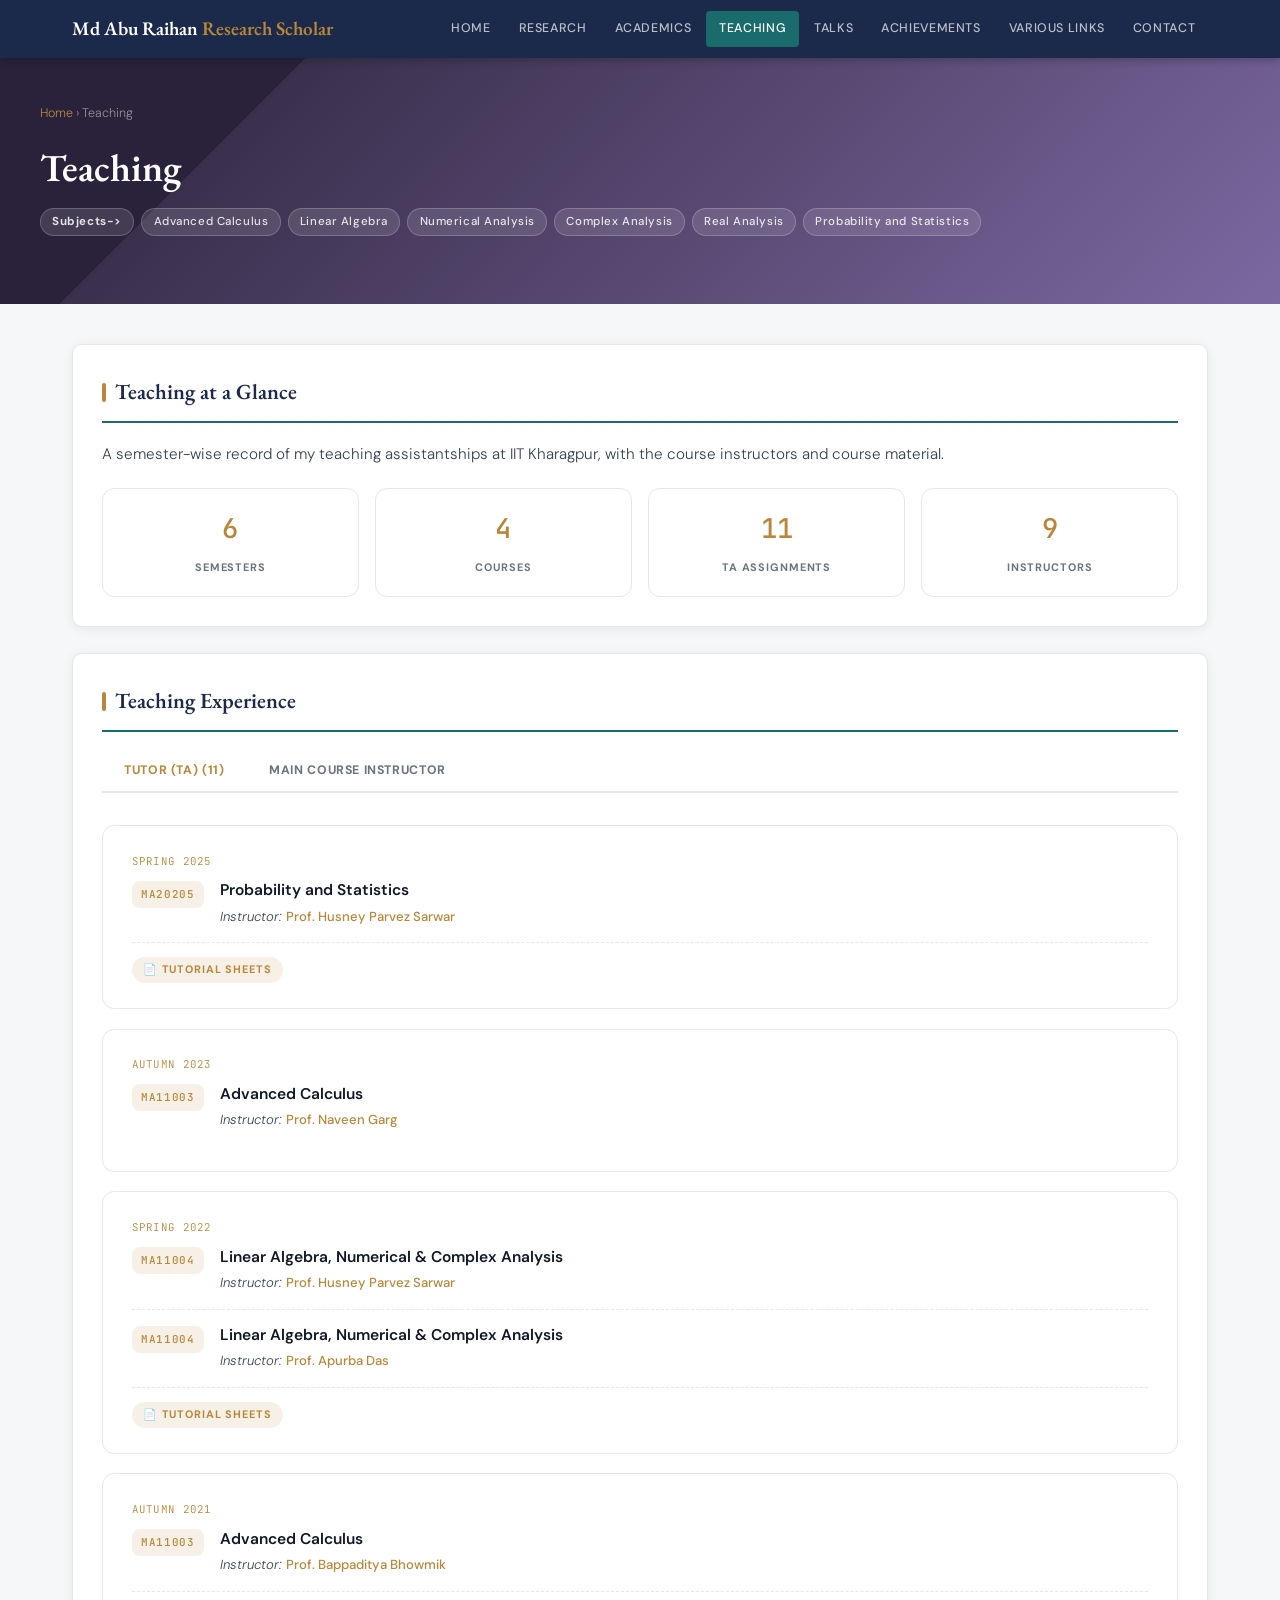
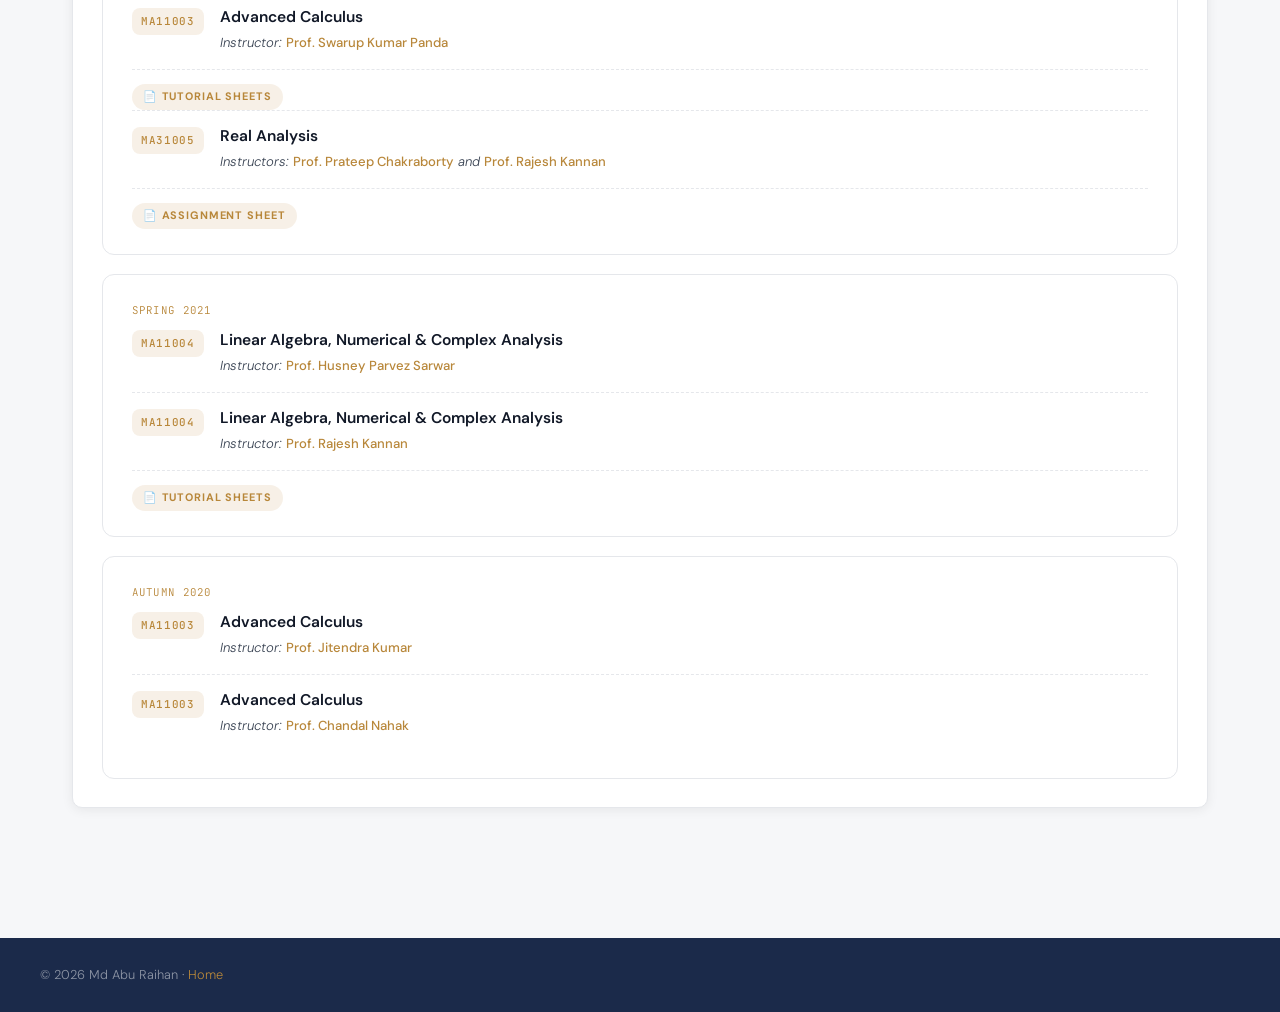
<file: teaching.html>
<!DOCTYPE html>
<html lang="en">
<head>
  <meta charset="UTF-8"/>
  <meta name="viewport" content="width=device-width, initial-scale=1.0"/>
  <title>Teaching — Md Abu Raihan</title>
  <link href="https://fonts.googleapis.com/css2?family=EB+Garamond:ital,wght@0,400;0,500;0,600;1,400&family=DM+Sans:wght@300;400;500;600&family=JetBrains+Mono:wght@400;500&display=swap" rel="stylesheet"/>
  <link rel="stylesheet" href="style.css"/>

  <style>
  /* ══════════════════════════════════════
     TEACHING (tabbed list) — same look and colors as the Research page
  ══════════════════════════════════════ */

  /* >>> COLOR MAPPING (identical to research.html) <<< */
  .pubs{
    --pub-txt:  var(--ink,    var(--ink2));
    --pub-mut:  var(--ink2);
    --pub-fnt:  var(--ink3);
    --pub-acc:  var(--accent, var(--primary, var(--gold, #1a56db)));
    --pub-acc2: var(--accent2, var(--pub-acc));
    --pub-surf: var(--surface, var(--card-bg, #ffffff));
    --pub-brd:  var(--border, var(--line, #e3e3e3));
    --pub-tag:  color-mix(in srgb, var(--pub-acc) 12%, transparent);
    --pub-tagt: var(--pub-acc);
  }

  .pub-tabs{display:flex;border-bottom:2px solid var(--pub-brd);margin-bottom:2rem;overflow-x:auto;transition:border-color 0.4s;}
  .pub-tab{
    font-family:inherit;background:none;border:0;border-bottom:2px solid transparent;
    font-size:0.77rem;font-weight:700;letter-spacing:0.05em;text-transform:uppercase;
    color:var(--pub-fnt);padding:0.8rem 1.4rem;cursor:pointer;white-space:nowrap;
    margin-bottom:-2px;transition:all 0.2s;
  }
  .pub-tab:hover{color:var(--pub-acc);}
  .pub-tab:focus-visible{outline:2px solid var(--pub-acc);outline-offset:-2px;}
  .pub-tab.active{color:var(--pub-acc);border-bottom-color:var(--pub-acc);}
  .pub-sec{display:none;flex-direction:column;gap:1.2rem;}
  .pub-sec.active{display:flex;}
  .pub-card{
    background:var(--pub-surf);border:1px solid var(--pub-brd);
    border-radius:12px;padding:1.6rem 1.8rem;
    position:relative;overflow:hidden;transition:all 0.25s;
  }
  .pub-card::before{
    content:'';position:absolute;left:0;top:0;bottom:0;width:4px;
    background:var(--pub-acc);border-radius:4px 0 0 4px;
    transform:scaleY(0);transition:transform 0.25s;
  }
  .pub-card:hover::before{transform:scaleY(1);}
  .pub-card:hover{box-shadow:0 4px 20px rgba(0,0,0,0.07);transform:translateX(4px);}
  .pub-num{font-family:'JetBrains Mono',monospace;font-size:0.67rem;letter-spacing:0.12em;color:var(--pub-acc);text-transform:uppercase;margin-bottom:0.5rem;}
  .pub-title{font-size:0.97rem;font-weight:600;color:var(--pub-txt);line-height:1.55;margin-bottom:0.4rem;}
  .pub-auth{font-size:0.82rem;color:var(--pub-mut);font-style:italic;margin-bottom:0.35rem;}
  .pub-auth a{color:var(--pub-acc2);text-decoration:none;font-style:normal;font-weight:500;}
  .pub-auth a:hover{text-decoration:underline;}
  .pub-badge{
    display:inline-block;font-size:0.68rem;font-weight:700;letter-spacing:0.08em;
    text-transform:uppercase;padding:0.22rem 0.7rem;border-radius:2rem;
    background:var(--pub-tag);color:var(--pub-tagt);margin-top:0.5rem;transition:all 0.25s;
  }

  /* Teaching extras */
  .stats{display:grid;grid-template-columns:repeat(4,1fr);gap:1rem;margin-top:1.2rem;}
  .stat{background:var(--pub-surf);border:1px solid var(--pub-brd);border-radius:12px;padding:1rem;text-align:center;}
  .stat b{display:block;font-family:'JetBrains Mono',monospace;font-size:1.7rem;font-weight:500;color:var(--pub-acc);}
  .stat span{font-size:0.68rem;font-weight:700;letter-spacing:0.08em;text-transform:uppercase;color:var(--pub-fnt);}
  .course-row{display:flex;gap:1rem;align-items:flex-start;padding:0.85rem 0;border-top:1px dashed var(--pub-brd);}
  .pub-num + .course-row{border-top:0;padding-top:0;}
  .course-code{
    font-family:'JetBrains Mono',monospace;font-size:0.68rem;font-weight:500;letter-spacing:0.06em;
    padding:0.25rem 0.6rem;border-radius:0.5rem;background:var(--pub-tag);color:var(--pub-tagt);
    white-space:nowrap;margin-top:0.15rem;
  }
  .course-row .pub-title{margin-bottom:0.2rem;}
  .course-row .pub-auth{margin-bottom:0;}
  .res-row{display:flex;flex-wrap:wrap;gap:0.5rem;padding:0.85rem 0 0;border-top:1px dashed var(--pub-brd);}
  .res-chip{text-decoration:none;margin-top:0;}
  .res-chip:hover{background:var(--pub-acc);color:#fff;}
  @media (max-width:600px){
    .pub-tab{padding:0.8rem 0.9rem;}
    .pub-card{padding:1.3rem 1.2rem;}
    .stats{grid-template-columns:repeat(2,1fr);}
    .course-row{flex-direction:column;gap:0.4rem;}
  }
  </style>
</head>
<body>

  <!-- ── TOP BAR (matches index.html) ── -->
  <header id="header">
    <div class="header-inner">
      <a href="index.html" class="site-title">Md Abu Raihan <span>Research Scholar</span></a>
      <nav class="main-nav">
        <a href="index.html">Home</a>
        <a href="research.html">Research</a>
        <a href="academics.html">Academics</a>
        <a href="teaching.html" class="active">Teaching</a>
        <a href="talks.html">Talks</a>
        <a href="achievements.html">Achievements</a>
        <a href="variouslinks.html">Various Links</a>
        <a href="contact.html">Contact</a>
      </nav>
      <button class="burger" id="burger">&#9776;</button>
    </div>
  </header>

  <!-- ── MOBILE NAV (matches index.html) ── -->
  <div class="mobile-nav" id="mobileNav">
    <a href="index.html">Home</a>
    <a href="research.html">Research</a>
    <a href="academics.html">Academics</a>
    <a href="teaching.html" class="active">Teaching</a>
    <a href="talks.html">Talks</a>
    <a href="achievements.html">Achievements</a>
    <a href="variouslinks.html">Various Links</a>
    <a href="contact.html">Contact</a>
  </div>

  <div class="page-hero">
    <div class="page-hero-inner">
      <div class="breadcrumb"><a href="index.html">Home</a> › Teaching</div>
      <h1>Teaching</h1>
      <div class="hero-tags">
        <span><b> Subjects-> </b></span> <span>Advanced Calculus</span> <span>Linear Algebra</span> <span>Numerical Analysis</span>
        <span>Complex Analysis</span> <span>Real Analysis</span> <span>Probability and Statistics</span>
      </div>
    </div>
  </div>

  <main class="page-main">

    <!-- ══════════ AT A GLANCE (numbers fill in automatically from the TA list) ══════════ -->
    <div class="card pubs">
      <h2 class="card-title">Teaching at a Glance</h2>
      <p style="color:var(--ink2);font-size:.95rem;line-height:1.85;margin-bottom:0;">
        A semester-wise record of my teaching assistantships at IIT Kharagpur, with the course instructors and course material.
      </p>
      <div class="stats">
        <div class="stat"><b id="st-sem">5</b><span>Semesters</span></div>
        <div class="stat"><b id="st-course">3</b><span>Courses</span></div>
        <div class="stat"><b id="st-ta">10</b><span>TA Assignments</span></div>
        <div class="stat"><b id="st-ins">9</b><span>Instructors</span></div>
      </div>
    </div>

    <!-- ══════════ TEACHING TABS ══════════ -->
    <div class="card pubs">
      <h2 class="card-title">Teaching Experience</h2>

      <div class="pub-tabs" role="tablist">
        <button type="button" class="pub-tab active" data-tab="ta" onclick="switchTab('ta',this)">Tutor (TA) <span class="pub-count"></span></button>
        <button type="button" class="pub-tab" data-tab="instr" onclick="switchTab('instr',this)">Main Course Instructor <span class="pub-count"></span></button>
      </div>

      <!-- ───── TUTOR (TA) ───── -->
      <div class="pub-sec active" id="tab-ta">

          <div class="pub-card sem">
          <div class="pub-num">Spring 2025</div>
          <div class="course-row" data-course="MA20205">
            <span class="course-code">MA20205</span>
            <div>
              <div class="pub-title">Probability and Statistics</div>
              <div class="pub-auth">Instructor: <a class="ilink" href="https://sites.google.com/site/husneyparvezsarwar1/" target="_blank" rel="noopener">Prof. Husney Parvez Sarwar</a></div>
            </div>
          </div>
          <div class="res-row">
            <!-- Replace href="#" with the link to your tutorial sheets (PDF / Drive / GitHub file) -->
            <a class="pub-badge res-chip" href="#">📄 Tutorial sheets</a>
          </div>
        </div>

        <div class="pub-card sem">
          <div class="pub-num">Autumn 2023</div>
          <div class="course-row" data-course="MA11003">
            <span class="course-code">MA11003</span>
            <div>
              <div class="pub-title">Advanced Calculus</div>
              <div class="pub-auth">Instructor: <a class="ilink" href="https://www.iitkgp.ac.in/department/MA/faculty/ma-gargnk" target="_blank" rel="noopener">Prof. Naveen Garg</a></div>
            </div>
          </div>
        </div>

        <div class="pub-card sem">
          <div class="pub-num">Spring 2022</div>
          <div class="course-row" data-course="MA11004">
            <span class="course-code">MA11004</span>
            <div>
              <div class="pub-title">Linear Algebra, Numerical &amp; Complex Analysis</div>
              <div class="pub-auth">Instructor: <a class="ilink" href="https://sites.google.com/site/husneyparvezsarwar1/" target="_blank" rel="noopener">Prof. Husney Parvez Sarwar</a></div>
            </div>
          </div>
          <div class="course-row" data-course="MA11004">
            <span class="course-code">MA11004</span>
            <div>
              <div class="pub-title">Linear Algebra, Numerical &amp; Complex Analysis</div>
              <div class="pub-auth">Instructor: <a class="ilink" href="https://sites.google.com/site/apurbadas348math/home" target="_blank" rel="noopener">Prof. Apurba Das</a></div>
            </div>
          </div>
          <div class="res-row">
            <!-- Replace href="#" with the link to your tutorial sheets (PDF / Drive / GitHub file) -->
            <a class="pub-badge res-chip" href="#">📄 Tutorial sheets</a>
          </div>
        </div>

        <div class="pub-card sem">
          <div class="pub-num">Autumn 2021</div>
          <div class="course-row" data-course="MA11003">
            <span class="course-code">MA11003</span>
            <div>
              <div class="pub-title">Advanced Calculus</div>
              <div class="pub-auth">Instructor: <a class="ilink" href="https://sites.google.com/site/bappadity1abhowmik/home" target="_blank" rel="noopener">Prof. Bappaditya Bhowmik</a></div>
            </div>
          </div>
          <div class="course-row" data-course="MA11003">
            <span class="course-code">MA11003</span>
            <div>
              <div class="pub-title">Advanced Calculus</div>
              <div class="pub-auth">Instructor: <a class="ilink" href="https://sites.google.com/view/swarupkumarpanda/home" target="_blank" rel="noopener">Prof. Swarup Kumar Panda</a></div>
            </div>
          </div>
          <div class="res-row">
            <a class="pub-badge res-chip" href="#">📄 Tutorial sheets</a>
          </div>
          <div class="course-row" data-course="MA31005">
            <span class="course-code">MA31005</span>
            <div>
              <div class="pub-title">Real Analysis</div>
              <div class="pub-auth">Instructors: <a class="ilink" href="http://www.iitkgp.ac.in/department/MA/faculty/ma-prateep" target="_blank" rel="noopener">Prof. Prateep Chakraborty</a> and <a class="ilink" href="http://www.facweb.iitkgp.ac.in/~rkannan/index.html" target="_blank" rel="noopener">Prof. Rajesh Kannan</a></div>
            </div>
          </div>
          <div class="res-row">
            <a class="pub-badge res-chip" href="#">📄 Assignment sheet</a>
          </div>
        </div>

        <div class="pub-card sem">
          <div class="pub-num">Spring 2021</div>
          <div class="course-row" data-course="MA11004">
            <span class="course-code">MA11004</span>
            <div>
              <div class="pub-title">Linear Algebra, Numerical &amp; Complex Analysis</div>
              <div class="pub-auth">Instructor: <a class="ilink" href="https://sites.google.com/site/husneyparvezsarwar1/" target="_blank" rel="noopener">Prof. Husney Parvez Sarwar</a></div>
            </div>
          </div>
          <div class="course-row" data-course="MA11004">
            <span class="course-code">MA11004</span>
            <div>
              <div class="pub-title">Linear Algebra, Numerical &amp; Complex Analysis</div>
              <div class="pub-auth">Instructor: <a class="ilink" href="http://www.facweb.iitkgp.ac.in/~rkannan/index.html" target="_blank" rel="noopener">Prof. Rajesh Kannan</a></div>
            </div>
          </div>
          <div class="res-row">
            <a class="pub-badge res-chip" href="#">📄 Tutorial sheets</a>
          </div>
        </div>

        <div class="pub-card sem">
          <div class="pub-num">Autumn 2020</div>
          <div class="course-row" data-course="MA11003">
            <span class="course-code">MA11003</span>
            <div>
              <div class="pub-title">Advanced Calculus</div>
              <div class="pub-auth">Instructor: <a class="ilink" href="http://www.facweb.iitkgp.ac.in/~jkumar/" target="_blank" rel="noopener">Prof. Jitendra Kumar</a></div>
            </div>
          </div>
          <div class="course-row" data-course="MA11003">
            <span class="course-code">MA11003</span>
            <div>
              <div class="pub-title">Advanced Calculus</div>
              <div class="pub-auth">Instructor: <a class="ilink" href="https://www.iitkgp.ac.in/department/MA/faculty/ma-cnahak" target="_blank" rel="noopener">Prof. Chandal Nahak</a></div>
            </div>
          </div>
        </div>

      </div>

      <!-- ───── MAIN COURSE INSTRUCTOR (content to be added later) ───── -->
      <div class="pub-sec" id="tab-instr">
        <!-- When ready, add one .pub-card.sem block per semester (copy one from the TA tab). -->
        <div class="pub-card">
          <div class="pub-num">Coming soon</div>
          <div class="pub-title">Courses I teach as the main instructor will be listed here.</div>
        </div>
      </div>
    </div>

  </main>

  <footer class="site-footer">
    <div class="footer-inner">
      <span>© 2026 Md Abu Raihan · <a href="index.html">Home</a></span>
    </div>
  </footer>

  <script>
  function switchTab(name, el){
    document.querySelectorAll('.pub-sec').forEach(function(s){ s.classList.remove('active'); });
    document.querySelectorAll('.pub-tab').forEach(function(t){ t.classList.remove('active'); });
    var panel = document.getElementById('tab-' + name);
    if (panel) panel.classList.add('active');
    if (el) el.classList.add('active');
  }
  /* Tab counts: number of course entries per tab (hidden when 0) */
  document.querySelectorAll('.pub-tab').forEach(function(t){
    var n = document.querySelectorAll('#tab-' + t.dataset.tab + ' .course-row').length;
    var c = t.querySelector('.pub-count');
    if (c) c.textContent = n ? '(' + n + ')' : '';
  });
  /* "At a glance" numbers, computed from the TA tab */
  (function(){
    var rows = Array.from(document.querySelectorAll('#tab-ta .course-row'));
    var uniq = function(a){ return new Set(a).size; };
    document.getElementById('st-sem').textContent    = document.querySelectorAll('#tab-ta .sem').length;
    document.getElementById('st-course').textContent = uniq(rows.map(function(r){ return r.dataset.course; }));
    document.getElementById('st-ta').textContent     = rows.length;
    document.getElementById('st-ins').textContent    = uniq(Array.from(document.querySelectorAll('#tab-ta .ilink')).map(function(a){ return a.textContent.trim(); }));
  })();
  </script>
  <script src="nav.js"></script>
</body>
</html>
</file>
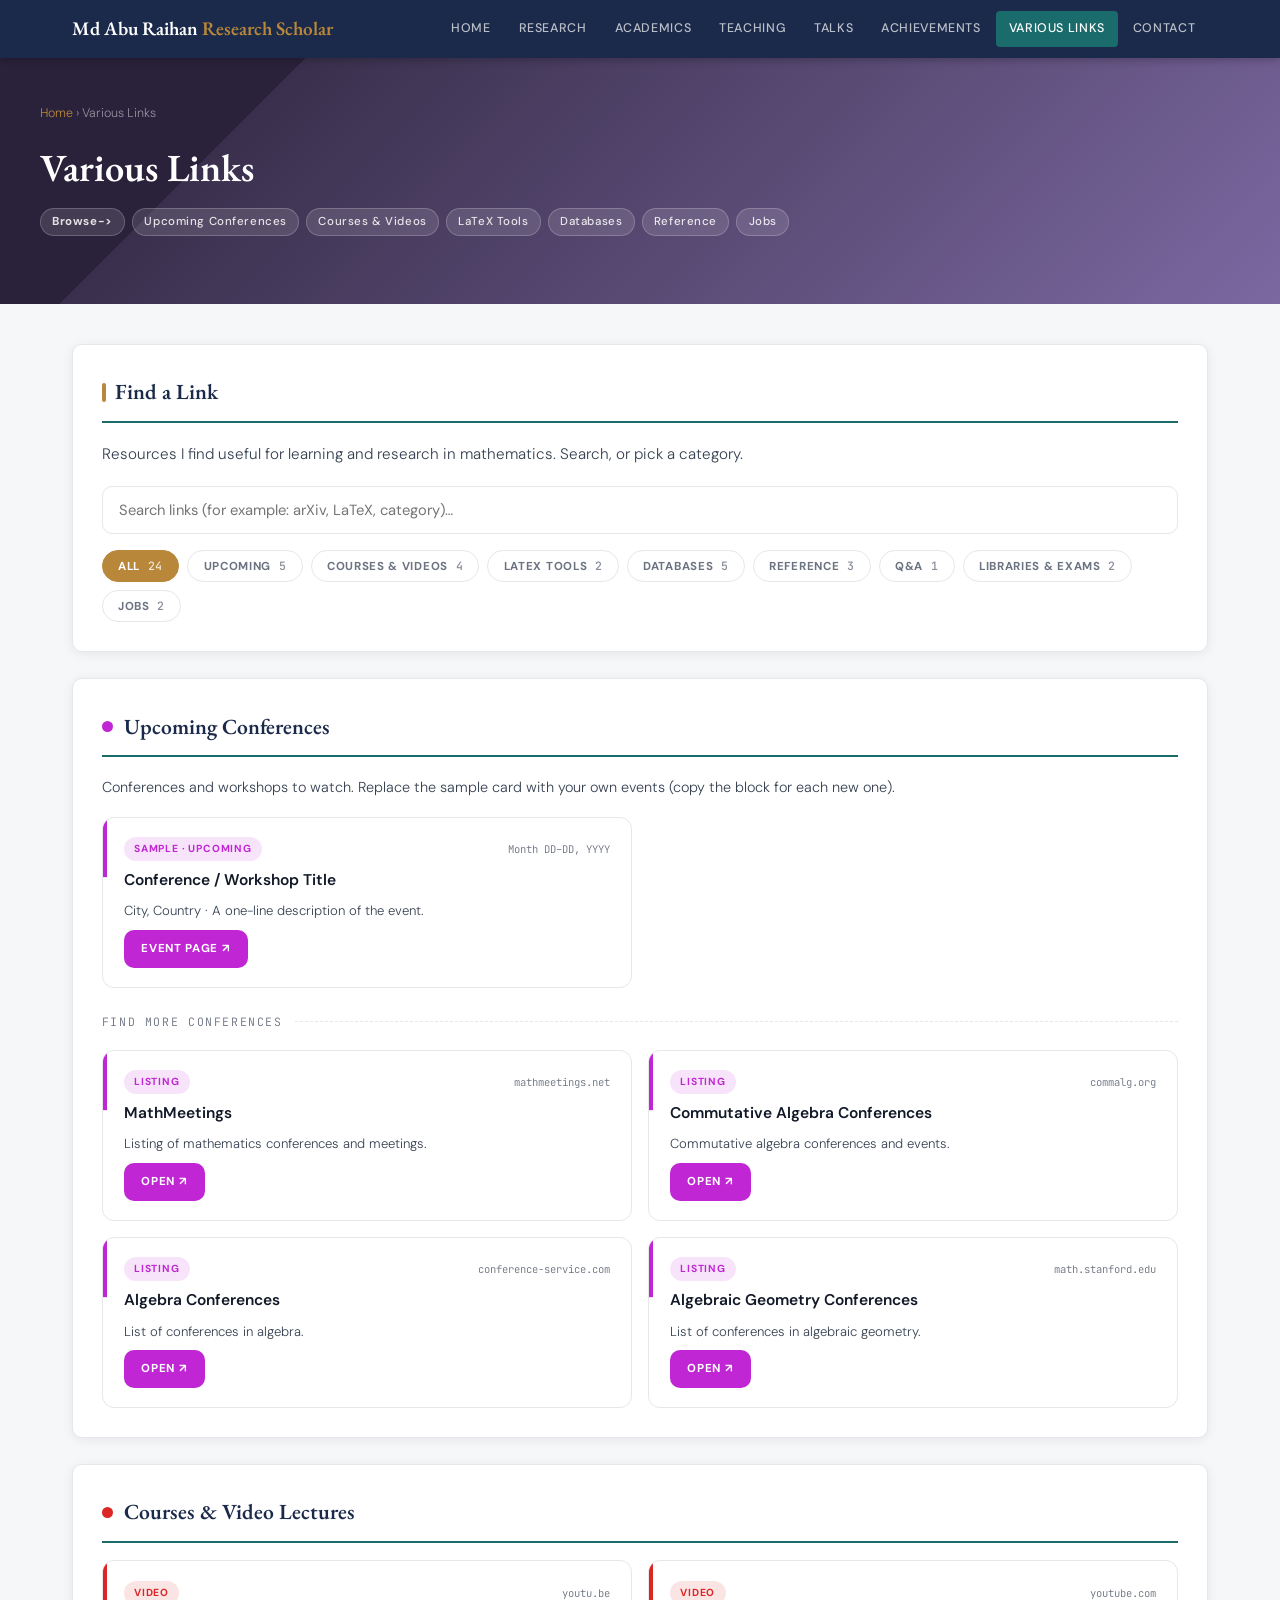
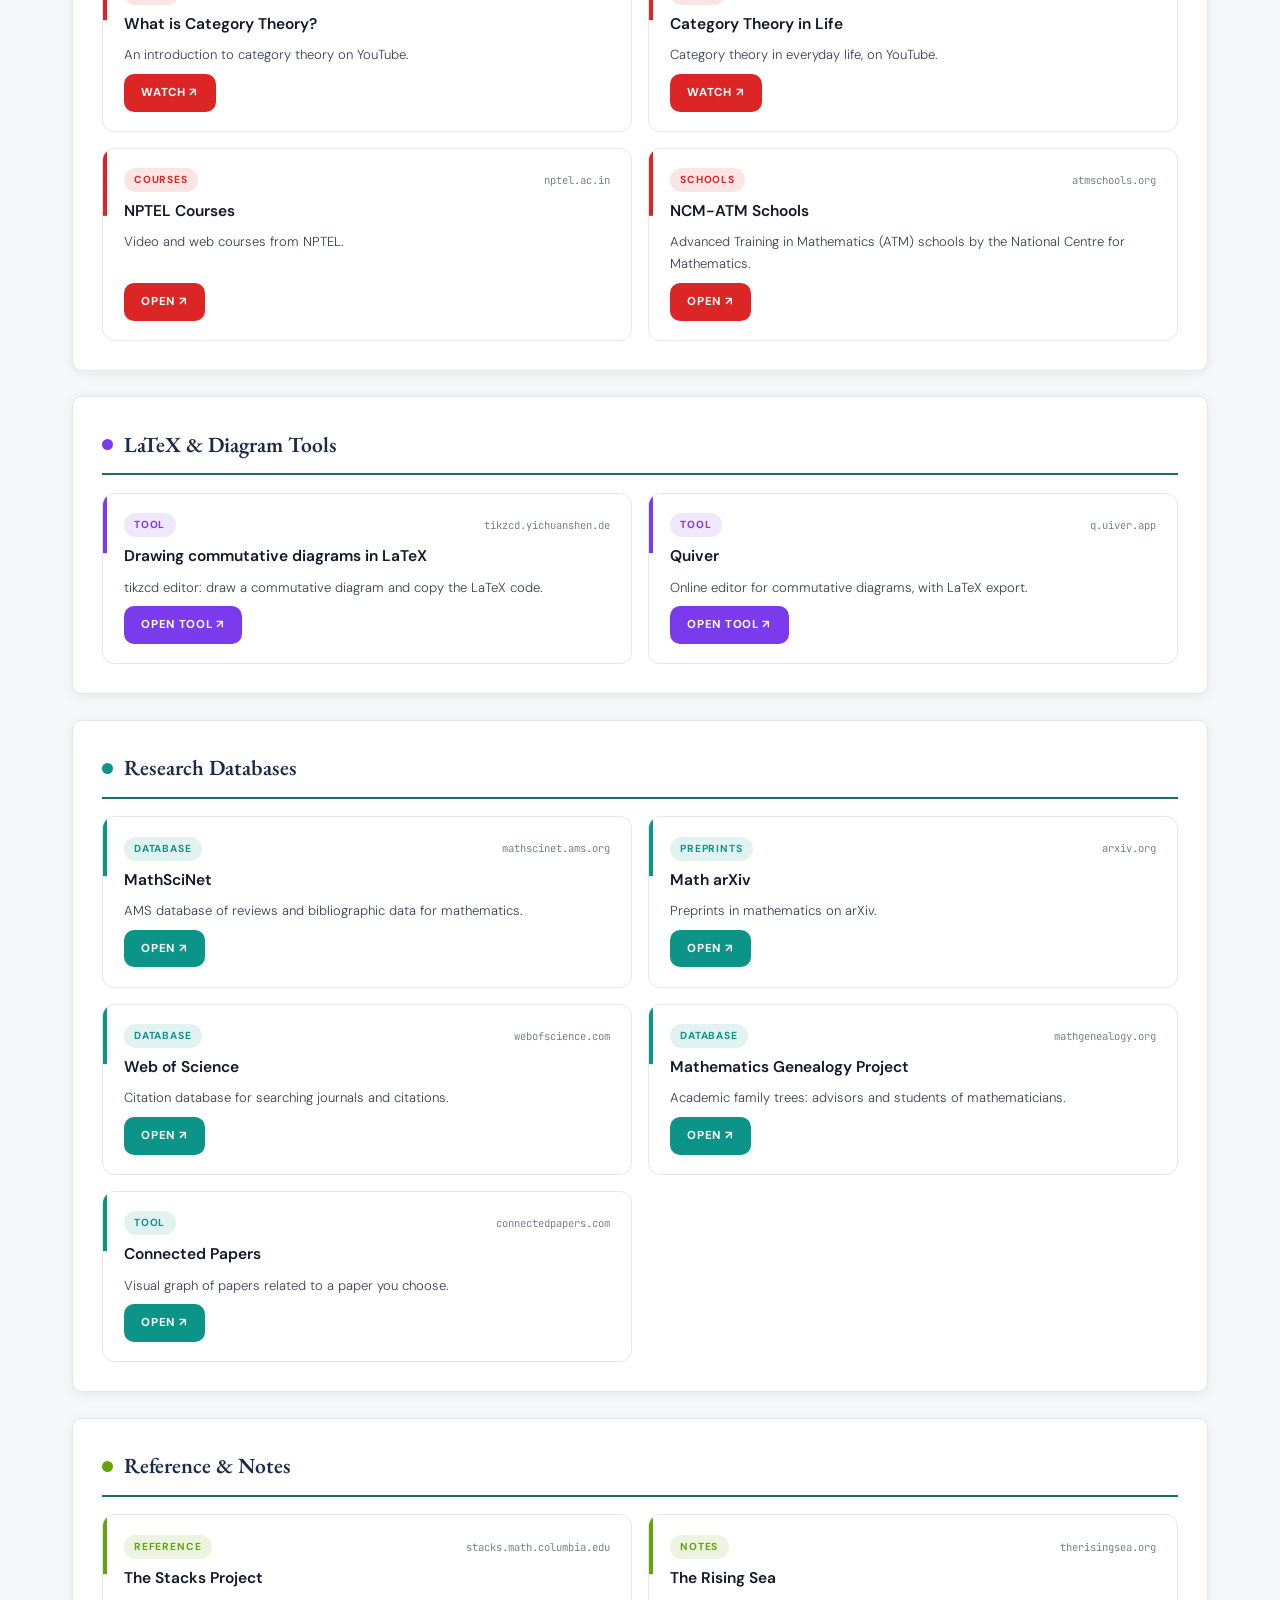
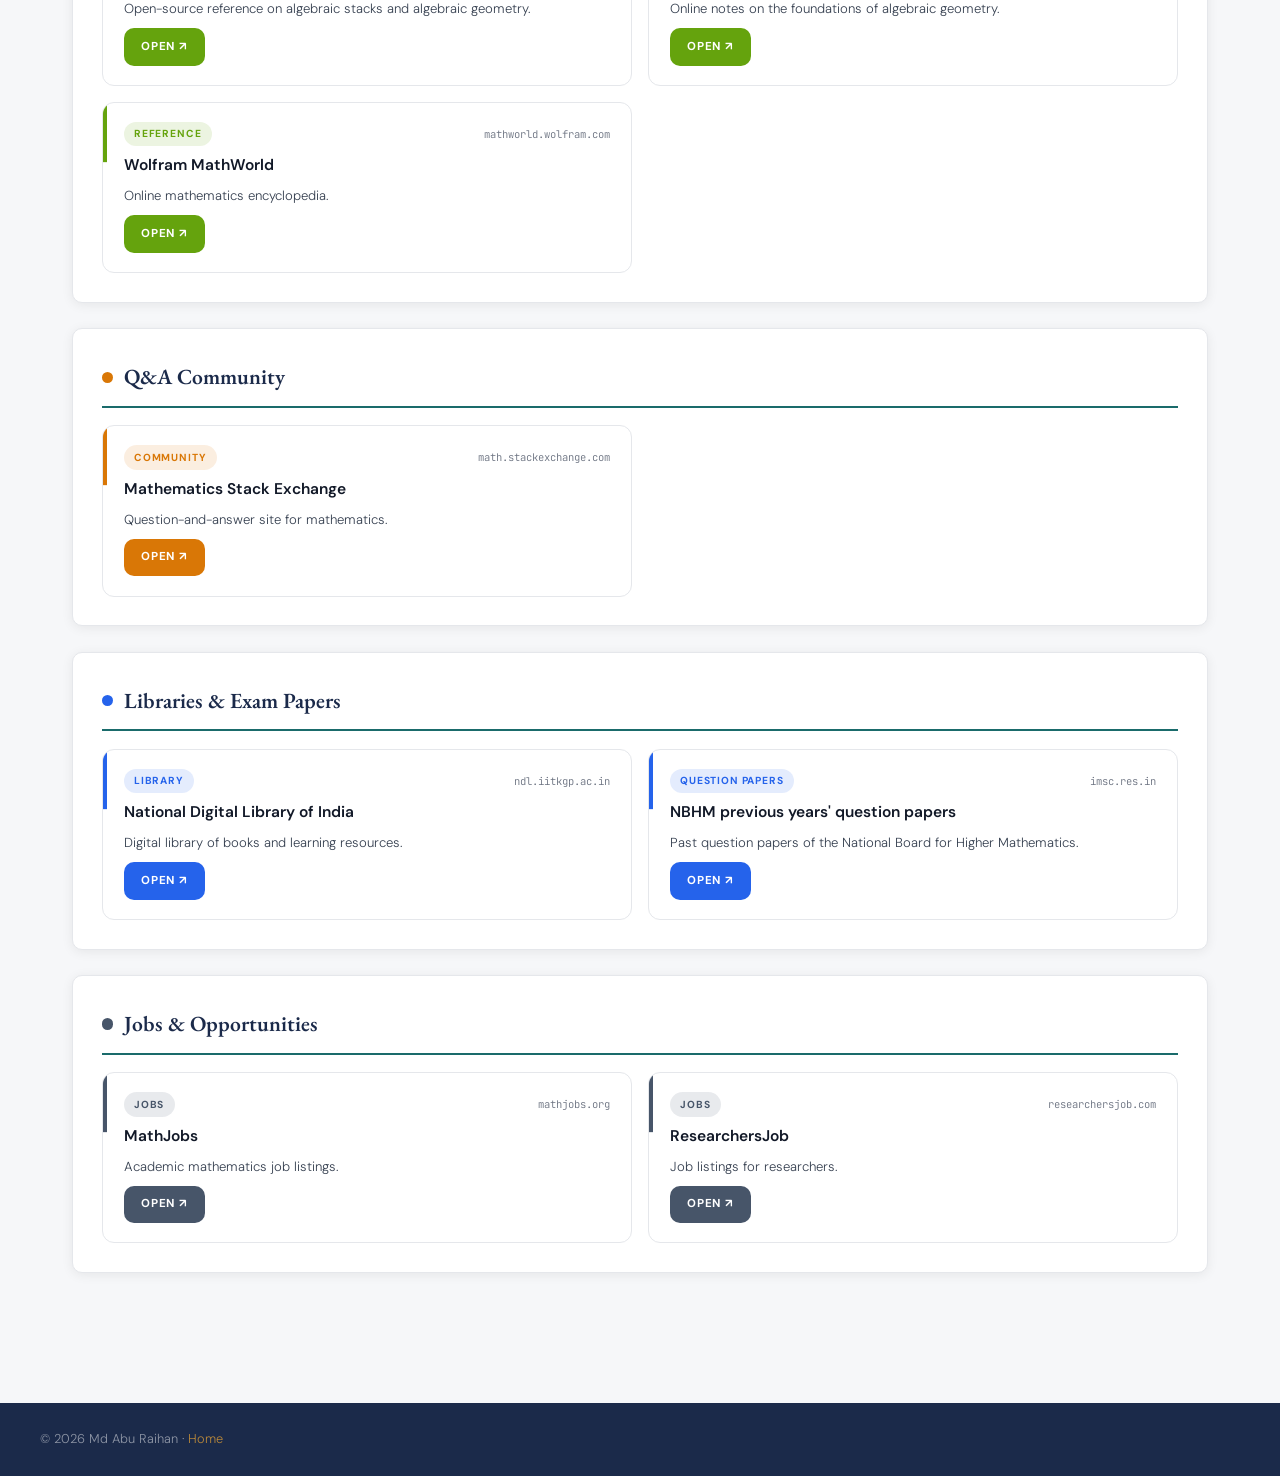
<file: variouslinks.html>
<!DOCTYPE html>
<html lang="en">
<head>
  <meta charset="UTF-8"/>
  <meta name="viewport" content="width=device-width, initial-scale=1.0"/>
  <title>Various Links — Md Abu Raihan</title>
  <link href="https://fonts.googleapis.com/css2?family=EB+Garamond:ital,wght@0,400;0,500;0,600;1,400&family=DM+Sans:wght@300;400;500;600&family=JetBrains+Mono:wght@400;500&display=swap" rel="stylesheet"/>
  <link rel="stylesheet" href="style.css"/>

  <style>
  /* ══════════════════════════════════════
     VARIOUS LINKS — same base theme as the Research page.
     Each category adds its own accent color (--cat).
  ══════════════════════════════════════ */

  /* >>> COLOR MAPPING (identical to research.html) <<< */
  .pubs{
    --pub-txt:  var(--ink,    var(--ink2));
    --pub-mut:  var(--ink2);
    --pub-fnt:  var(--ink3);
    --pub-acc:  var(--accent, var(--primary, var(--gold, #1a56db)));
    --pub-acc2: var(--accent2, var(--pub-acc));
    --pub-surf: var(--surface, var(--card-bg, #ffffff));
    --pub-brd:  var(--border, var(--line, #e3e3e3));
    --pub-tag:  color-mix(in srgb, var(--pub-acc) 12%, transparent);
    --pub-tagt: var(--pub-acc);
  }

  /* >>> CATEGORY COLORS: edit freely <<< */
  .cat[data-cat="video"]   {--cat:#dc2626;}   /* red    */
  .cat[data-cat="tools"]   {--cat:#7c3aed;}   /* violet */
  .cat[data-cat="research"]{--cat:#0d9488;}   /* teal   */
  .cat[data-cat="qa"]      {--cat:#d97706;}   /* amber  */
  .cat[data-cat="lib"]     {--cat:#2563eb;}   /* blue   */
  .cat[data-cat="upcoming"]{--cat:#c026d3;}   /* fuchsia */
  .cat[data-cat="reference"]{--cat:#65a30d;}  /* lime   */
  .cat[data-cat="jobs"]    {--cat:#475569;}   /* slate  */

  /* Search + filter */
  .lk-search{
    width:100%;font-family:inherit;font-size:0.92rem;color:var(--pub-txt);
    background:var(--pub-surf);border:1px solid var(--pub-brd);border-radius:10px;
    padding:0.8rem 1rem;margin-top:1.1rem;transition:border-color 0.2s,box-shadow 0.2s;
  }
  .lk-search:focus{outline:none;border-color:var(--pub-acc);box-shadow:0 0 0 3px var(--pub-tag);}
  .chips{display:flex;flex-wrap:wrap;gap:0.5rem;margin-top:1rem;}
  .chip{
    font-family:inherit;cursor:pointer;background:var(--pub-surf);border:1px solid var(--pub-brd);
    color:var(--pub-fnt);font-size:0.72rem;font-weight:700;letter-spacing:0.06em;text-transform:uppercase;
    padding:0.45rem 0.95rem;border-radius:2rem;transition:all 0.2s;
  }
  .chip:hover{color:var(--pub-acc);border-color:var(--pub-acc);}
  .chip.active{background:var(--pub-acc);border-color:var(--pub-acc);color:#fff;}
  .chip:focus-visible{outline:2px solid var(--pub-acc);outline-offset:2px;}
  .chip i{font-style:normal;font-family:'JetBrains Mono',monospace;font-weight:500;margin-left:0.25rem;opacity:0.8;}

  /* Category heading */
  .cat .card-title{display:flex;align-items:center;gap:0.7rem;}
  .cat .card-title::before{content:'';width:0.7rem;height:0.7rem;border-radius:50%;background:var(--cat);flex:none;}
  .cat-sub{color:var(--pub-mut);font-size:0.9rem;line-height:1.7;margin:0;}

  /* Link cards */
  .lk-grid{display:grid;grid-template-columns:repeat(2,1fr);gap:1rem;margin-top:1.1rem;}
  .lk{
    --cat-tag:color-mix(in srgb, var(--cat) 12%, transparent);
    display:flex;flex-direction:column;gap:0.5rem;
    background:var(--pub-surf);border:1px solid var(--pub-brd);border-radius:12px;
    padding:1.2rem 1.3rem;position:relative;overflow:hidden;transition:all 0.25s;
  }
  .lk::before{
    content:'';position:absolute;left:0;top:0;bottom:0;width:4px;background:var(--cat);
    transform:scaleY(0.35);transform-origin:top;transition:transform 0.25s;
  }
  .lk:hover::before{transform:scaleY(1);}
  .lk:hover{box-shadow:0 4px 20px rgba(0,0,0,0.07);transform:translateY(-2px);}
  .lk-top{display:flex;align-items:center;justify-content:space-between;gap:0.6rem;}
  .lk-tag{
    font-size:0.64rem;font-weight:700;letter-spacing:0.08em;text-transform:uppercase;
    padding:0.2rem 0.65rem;border-radius:2rem;background:var(--cat-tag);color:var(--cat);
  }
  .lk-dom{font-family:'JetBrains Mono',monospace;font-size:0.66rem;color:var(--pub-fnt);overflow:hidden;text-overflow:ellipsis;white-space:nowrap;}
  .lk .pub-title{font-size:0.97rem;font-weight:600;color:var(--pub-txt);line-height:1.5;margin:0;}
  .lk-desc{font-size:0.82rem;color:var(--pub-mut);line-height:1.65;margin:0;}
  .lk-btn{
    margin-top:auto;align-self:flex-start;text-decoration:none;
    background:var(--cat);color:#fff;font-size:0.72rem;font-weight:700;letter-spacing:0.06em;
    text-transform:uppercase;padding:0.55rem 1.1rem;border-radius:10px;transition:all 0.2s;
  }
  .lk-btn:hover{box-shadow:0 4px 14px rgba(0,0,0,0.18);transform:translateY(-1px);}
  .lk-btn:focus-visible{outline:2px solid var(--cat);outline-offset:2px;}
  .lk-none{display:none;text-align:center;color:var(--pub-fnt);font-size:0.92rem;padding:1rem 0;}
  .lk-more{display:flex;align-items:center;justify-content:space-between;gap:1rem;flex-wrap:wrap;}

  .lk-sub{display:flex;align-items:center;gap:0.8rem;margin:1.5rem 0 0;font-family:'JetBrains Mono',monospace;font-size:0.72rem;letter-spacing:0.14em;text-transform:uppercase;color:var(--pub-fnt);}
  .lk-sub::after{content:'';flex:1;border-top:1px dashed var(--pub-brd);}

  @media (max-width:700px){
    .lk-grid{grid-template-columns:1fr;}
  }
  </style>
</head>
<body>

  <!-- ── TOP BAR (matches index.html) ── -->
  <header id="header">
    <div class="header-inner">
      <a href="index.html" class="site-title">Md Abu Raihan <span>Research Scholar</span></a>
      <nav class="main-nav">
        <a href="index.html">Home</a>
        <a href="research.html">Research</a>
        <a href="academics.html">Academics</a>
        <a href="teaching.html">Teaching</a>
        <a href="talks.html">Talks</a>
        <a href="achievements.html">Achievements</a>
        <a href="variouslinks.html" class="active">Various Links</a>
        <a href="contact.html">Contact</a>
      </nav>
      <button class="burger" id="burger">&#9776;</button>
    </div>
  </header>

  <!-- ── MOBILE NAV (matches index.html) ── -->
  <div class="mobile-nav" id="mobileNav">
    <a href="index.html">Home</a>
    <a href="research.html">Research</a>
    <a href="academics.html">Academics</a>
    <a href="teaching.html">Teaching</a>
    <a href="talks.html">Talks</a>
    <a href="achievements.html">Achievements</a>
    <a href="variouslinks.html" class="active">Various Links</a>
    <a href="contact.html">Contact</a>
  </div>

  <div class="page-hero">
    <div class="page-hero-inner">
      <div class="breadcrumb"><a href="index.html">Home</a> › Various Links</div>
      <h1>Various Links</h1>
      <div class="hero-tags">
        <span><b> Browse-> </b></span> <span>Upcoming Conferences</span> <span>Courses &amp; Videos</span> <span>LaTeX Tools</span>
        <span>Databases</span> <span>Reference</span> <span>Jobs</span>
      </div>
    </div>
  </div>

  <main class="page-main">

    <!-- ══════════ FIND A LINK ══════════ -->
    <div class="card pubs">
      <h2 class="card-title">Find a Link</h2>
      <p style="color:var(--ink2);font-size:.95rem;line-height:1.85;margin-bottom:0;">
        Resources I find useful for learning and research in mathematics. Search, or pick a category.
      </p>
      <input class="lk-search" id="q" type="search" placeholder="Search links (for example: arXiv, LaTeX, category)…" aria-label="Search links"/>
      <div class="chips" id="chips">
        <button type="button" class="chip active" data-cat="all">All <i></i></button>
        <button type="button" class="chip" data-cat="upcoming">Upcoming <i></i></button>
        <button type="button" class="chip" data-cat="video">Courses &amp; Videos <i></i></button>
        <button type="button" class="chip" data-cat="tools">LaTeX Tools <i></i></button>
        <button type="button" class="chip" data-cat="research">Databases <i></i></button>
        <button type="button" class="chip" data-cat="reference">Reference <i></i></button>
        <button type="button" class="chip" data-cat="qa">Q&amp;A <i></i></button>
        <button type="button" class="chip" data-cat="lib">Libraries &amp; Exams <i></i></button>
        <button type="button" class="chip" data-cat="jobs">Jobs <i></i></button>
      </div>
    </div>

    <!-- ══════════ UPCOMING CONFERENCES ══════════ -->
    <section class="card pubs cat" data-cat="upcoming">
      <h2 class="card-title">Upcoming Conferences</h2>
      <p class="cat-sub">Conferences and workshops to watch. Replace the sample card with your own events (copy the block for each new one).</p>
      <div class="lk-grid">
        <!-- SAMPLE ENTRY: edit the text and replace href="#" with the event page -->
        <div class="lk">
          <div class="lk-top"><span class="lk-tag">Sample · Upcoming</span><span class="lk-dom">Month DD–DD, YYYY</span></div>
          <div class="pub-title">Conference / Workshop Title</div>
          <p class="lk-desc">City, Country · A one-line description of the event.</p>
          <a class="lk-btn" href="#">Event page ↗</a>
        </div>
      </div>
      <div class="lk-sub">Find more conferences</div>
      <div class="lk-grid">
        <div class="lk">
          <div class="lk-top"><span class="lk-tag">Listing</span><span class="lk-dom">mathmeetings.net</span></div>
          <div class="pub-title">MathMeetings</div>
          <p class="lk-desc">Listing of mathematics conferences and meetings.</p>
          <a class="lk-btn" href="https://mathmeetings.net/" target="_blank" rel="noopener">Open ↗</a>
        </div>
        <div class="lk">
          <div class="lk-top"><span class="lk-tag">Listing</span><span class="lk-dom">commalg.org</span></div>
          <div class="pub-title">Commutative Algebra Conferences</div>
          <p class="lk-desc">Commutative algebra conferences and events.</p>
          <a class="lk-btn" href="https://www.commalg.org/" target="_blank" rel="noopener">Open ↗</a>
        </div>
        <div class="lk">
          <div class="lk-top"><span class="lk-tag">Listing</span><span class="lk-dom">conference-service.com</span></div>
          <div class="pub-title">Algebra Conferences</div>
          <p class="lk-desc">List of conferences in algebra.</p>
          <a class="lk-btn" href="https://conference-service.com/conferences/algebra.html" target="_blank" rel="noopener">Open ↗</a>
        </div>
        <div class="lk">
          <div class="lk-top"><span class="lk-tag">Listing</span><span class="lk-dom">math.stanford.edu</span></div>
          <div class="pub-title">Algebraic Geometry Conferences</div>
          <p class="lk-desc">List of conferences in algebraic geometry.</p>
          <a class="lk-btn" href="https://math.stanford.edu/~vakil/conferences.html" target="_blank" rel="noopener">Open ↗</a>
        </div>
      </div>
    </section>

    <!-- ══════════ VIDEO LECTURES ══════════ -->
    <section class="card pubs cat" data-cat="video">
      <h2 class="card-title">Courses &amp; Video Lectures</h2>
      <div class="lk-grid">
        <div class="lk">
          <div class="lk-top"><span class="lk-tag">Video</span><span class="lk-dom">youtu.be</span></div>
          <div class="pub-title">What is Category Theory?</div>
          <p class="lk-desc">An introduction to category theory on YouTube.</p>
          <a class="lk-btn" href="https://youtu.be/eXBwU9ieLL0" target="_blank" rel="noopener">Watch ↗</a>
        </div>
        <div class="lk">
          <div class="lk-top"><span class="lk-tag">Video</span><span class="lk-dom">youtube.com</span></div>
          <div class="pub-title">Category Theory in Life</div>
          <p class="lk-desc">Category theory in everyday life, on YouTube.</p>
          <a class="lk-btn" href="https://www.youtube.com/watch?v=ho7oagHeqNc" target="_blank" rel="noopener">Watch ↗</a>
        </div>
        <div class="lk">
          <div class="lk-top"><span class="lk-tag">Courses</span><span class="lk-dom">nptel.ac.in</span></div>
          <div class="pub-title">NPTEL Courses</div>
          <p class="lk-desc">Video and web courses from NPTEL.</p>
          <a class="lk-btn" href="https://nptel.ac.in/courses" target="_blank" rel="noopener">Open ↗</a>
        </div>
        <div class="lk">
          <div class="lk-top"><span class="lk-tag">Schools</span><span class="lk-dom">atmschools.org</span></div>
          <div class="pub-title">NCM-ATM Schools</div>
          <p class="lk-desc">Advanced Training in Mathematics (ATM) schools by the National Centre for Mathematics.</p>
          <a class="lk-btn" href="https://www.atmschools.org/" target="_blank" rel="noopener">Open ↗</a>
        </div>
      </div>
    </section>

    <!-- ══════════ LATEX & DIAGRAM TOOLS ══════════ -->
    <section class="card pubs cat" data-cat="tools">
      <h2 class="card-title">LaTeX &amp; Diagram Tools</h2>
      <div class="lk-grid">
        <div class="lk">
          <div class="lk-top"><span class="lk-tag">Tool</span><span class="lk-dom">tikzcd.yichuanshen.de</span></div>
          <div class="pub-title">Drawing commutative diagrams in LaTeX</div>
          <p class="lk-desc">tikzcd editor: draw a commutative diagram and copy the LaTeX code.</p>
          <a class="lk-btn" href="https://tikzcd.yichuanshen.de/#[base64]" target="_blank" rel="noopener">Open tool ↗</a>
        </div>
        <div class="lk">
          <div class="lk-top"><span class="lk-tag">Tool</span><span class="lk-dom">q.uiver.app</span></div>
          <div class="pub-title">Quiver</div>
          <p class="lk-desc">Online editor for commutative diagrams, with LaTeX export.</p>
          <a class="lk-btn" href="https://q.uiver.app/" target="_blank" rel="noopener">Open tool ↗</a>
        </div>
      </div>
    </section>

    <!-- ══════════ RESEARCH DATABASES ══════════ -->
    <section class="card pubs cat" data-cat="research">
      <h2 class="card-title">Research Databases</h2>
      <div class="lk-grid">
        <div class="lk">
          <div class="lk-top"><span class="lk-tag">Database</span><span class="lk-dom">mathscinet.ams.org</span></div>
          <div class="pub-title">MathSciNet</div>
          <p class="lk-desc">AMS database of reviews and bibliographic data for mathematics.</p>
          <a class="lk-btn" href="https://mathscinet.ams.org/mathscinet/" target="_blank" rel="noopener">Open ↗</a>
        </div>
        <div class="lk">
          <div class="lk-top"><span class="lk-tag">Preprints</span><span class="lk-dom">arxiv.org</span></div>
          <div class="pub-title">Math arXiv</div>
          <p class="lk-desc">Preprints in mathematics on arXiv.</p>
          <a class="lk-btn" href="https://arxiv.org/archive/math" target="_blank" rel="noopener">Open ↗</a>
        </div>
        <div class="lk">
          <div class="lk-top"><span class="lk-tag">Database</span><span class="lk-dom">webofscience.com</span></div>
          <div class="pub-title">Web of Science</div>
          <p class="lk-desc">Citation database for searching journals and citations.</p>
          <a class="lk-btn" href="https://www.webofscience.com/" target="_blank" rel="noopener">Open ↗</a>
        </div>
        <div class="lk">
          <div class="lk-top"><span class="lk-tag">Database</span><span class="lk-dom">mathgenealogy.org</span></div>
          <div class="pub-title">Mathematics Genealogy Project</div>
          <p class="lk-desc">Academic family trees: advisors and students of mathematicians.</p>
          <a class="lk-btn" href="https://www.mathgenealogy.org/index.php" target="_blank" rel="noopener">Open ↗</a>
        </div>
        <div class="lk">
          <div class="lk-top"><span class="lk-tag">Tool</span><span class="lk-dom">connectedpapers.com</span></div>
          <div class="pub-title">Connected Papers</div>
          <p class="lk-desc">Visual graph of papers related to a paper you choose.</p>
          <a class="lk-btn" href="https://www.connectedpapers.com/" target="_blank" rel="noopener">Open ↗</a>
        </div>
      </div>
    </section>

    <!-- ══════════ REFERENCE & NOTES ══════════ -->
    <section class="card pubs cat" data-cat="reference">
      <h2 class="card-title">Reference &amp; Notes</h2>
      <div class="lk-grid">
        <div class="lk">
          <div class="lk-top"><span class="lk-tag">Reference</span><span class="lk-dom">stacks.math.columbia.edu</span></div>
          <div class="pub-title">The Stacks Project</div>
          <p class="lk-desc">Open-source reference on algebraic stacks and algebraic geometry.</p>
          <a class="lk-btn" href="https://stacks.math.columbia.edu/browse" target="_blank" rel="noopener">Open ↗</a>
        </div>
        <div class="lk">
          <div class="lk-top"><span class="lk-tag">Notes</span><span class="lk-dom">therisingsea.org</span></div>
          <div class="pub-title">The Rising Sea</div>
          <p class="lk-desc">Online notes on the foundations of algebraic geometry.</p>
          <a class="lk-btn" href="http://therisingsea.org/post/notes/" target="_blank" rel="noopener">Open ↗</a>
        </div>
        <div class="lk">
          <div class="lk-top"><span class="lk-tag">Reference</span><span class="lk-dom">mathworld.wolfram.com</span></div>
          <div class="pub-title">Wolfram MathWorld</div>
          <p class="lk-desc">Online mathematics encyclopedia.</p>
          <a class="lk-btn" href="https://mathworld.wolfram.com/" target="_blank" rel="noopener">Open ↗</a>
        </div>
      </div>
    </section>

    <!-- ══════════ Q&A COMMUNITY ══════════ -->
    <section class="card pubs cat" data-cat="qa">
      <h2 class="card-title">Q&amp;A Community</h2>
      <div class="lk-grid">
        <div class="lk">
          <div class="lk-top"><span class="lk-tag">Community</span><span class="lk-dom">math.stackexchange.com</span></div>
          <div class="pub-title">Mathematics Stack Exchange</div>
          <p class="lk-desc">Question-and-answer site for mathematics.</p>
          <a class="lk-btn" href="https://math.stackexchange.com/" target="_blank" rel="noopener">Open ↗</a>
        </div>
      </div>
    </section>

    <!-- ══════════ LIBRARIES & EXAM PAPERS ══════════ -->
    <section class="card pubs cat" data-cat="lib">
      <h2 class="card-title">Libraries &amp; Exam Papers</h2>
      <div class="lk-grid">
        <div class="lk">
          <div class="lk-top"><span class="lk-tag">Library</span><span class="lk-dom">ndl.iitkgp.ac.in</span></div>
          <div class="pub-title">National Digital Library of India</div>
          <p class="lk-desc">Digital library of books and learning resources.</p>
          <a class="lk-btn" href="https://ndl.iitkgp.ac.in/" target="_blank" rel="noopener">Open ↗</a>
        </div>
        <div class="lk">
          <div class="lk-top"><span class="lk-tag">Question papers</span><span class="lk-dom">imsc.res.in</span></div>
          <div class="pub-title">NBHM previous years' question papers</div>
          <p class="lk-desc">Past question papers of the National Board for Higher Mathematics.</p>
          <a class="lk-btn" href="https://www.imsc.res.in/~nbhm/qp/" target="_blank" rel="noopener">Open ↗</a>
        </div>
      </div>
    </section>

    <!-- ══════════ JOBS & OPPORTUNITIES ══════════ -->
    <section class="card pubs cat" data-cat="jobs">
      <h2 class="card-title">Jobs &amp; Opportunities</h2>
      <div class="lk-grid">
        <div class="lk">
          <div class="lk-top"><span class="lk-tag">Jobs</span><span class="lk-dom">mathjobs.org</span></div>
          <div class="pub-title">MathJobs</div>
          <p class="lk-desc">Academic mathematics job listings.</p>
          <a class="lk-btn" href="https://www.mathjobs.org/jobs" target="_blank" rel="noopener">Open ↗</a>
        </div>
        <div class="lk">
          <div class="lk-top"><span class="lk-tag">Jobs</span><span class="lk-dom">researchersjob.com</span></div>
          <div class="pub-title">ResearchersJob</div>
          <p class="lk-desc">Job listings for researchers.</p>
          <a class="lk-btn" href="https://researchersjob.com/" target="_blank" rel="noopener">Open ↗</a>
        </div>
      </div>
    </section>

    <div class="lk-none" id="none">No links match your search.</div>

    

  </main>

  <footer class="site-footer">
    <div class="footer-inner">
      <span>© 2026 Md Abu Raihan · <a href="index.html">Home</a></span>
    </div>
  </footer>

  <script>
  (function(){
    var chips = Array.from(document.querySelectorAll('.chip')),
        cats  = Array.from(document.querySelectorAll('.cat')),
        q     = document.getElementById('q'),
        none  = document.getElementById('none'),
        current = 'all';

    /* Counts on the chips */
    chips.forEach(function(ch){
      var k = ch.dataset.cat === 'all'
        ? document.querySelectorAll('.lk').length
        : document.querySelectorAll('.cat[data-cat="' + ch.dataset.cat + '"] .lk').length;
      ch.querySelector('i').textContent = k;
    });

    function apply(){
      var t = q.value.trim().toLowerCase(), shown = 0;
      cats.forEach(function(c){
        var inCat = current === 'all' || c.dataset.cat === current, vis = 0;
        c.querySelectorAll('.lk').forEach(function(l){
          var ok = inCat && (!t || l.textContent.toLowerCase().indexOf(t) > -1);
          l.style.display = ok ? '' : 'none';
          if (ok) vis++;
        });
        c.style.display = vis ? '' : 'none';
        shown += vis;
      });
      none.style.display = shown ? 'none' : 'block';
    }

    chips.forEach(function(ch){
      ch.addEventListener('click', function(){
        current = ch.dataset.cat;
        chips.forEach(function(x){ x.classList.remove('active'); });
        ch.classList.add('active');
        apply();
      });
    });
    q.addEventListener('input', apply);
  })();
  </script>
  <script src="nav.js"></script>
</body>
</html>
</file>
<file: style.css>
/* ═══════════════════════════════════════════
   PhD ACADEMIC PORTFOLIO — style.css
   Multi-page site, inspired by academic style
   ═══════════════════════════════════════════ */

*, *::before, *::after { box-sizing: border-box; margin: 0; padding: 0; }

:root {
  --navy:      #1B2A4A;
  --navy2:     #243560;
  --teal:      #1A6B6B;
   --dp1:      #2A213B;
   --dp2:      #3A304D;
   --dpp:      #7C68A1;
  --teal-light:#E6F4F4;
  --gold:      #B8873A;
  --gold-light:#FDF5E8;
  --bg:        #F6F7F9;
  --white:     #FFFFFF;
  --ink:       #111827;
  --ink2:      #374151;
  --ink3:      #6B7280;
  --border:    #E5E7EB;
  --serif:     'EB Garamond', Georgia, serif;
  --sans:      'DM Sans', sans-serif;
  --sh:        0 2px 12px rgba(0,0,0,.07);
  --sh2:       0 6px 28px rgba(0,0,0,.11);
}

html { scroll-behavior: smooth; font-size: 16px; }
body {
  font-family: var(--sans); background: var(--bg);
  color: var(--ink); font-weight: 300; line-height: 1.75;
  min-height: 100vh;
}
a { color: var(--teal); text-decoration: none; }
a:hover { text-decoration: underline; }
img { max-width: 100%; height: auto; display: block; }
::selection { background: var(--teal-light); color: var(--teal); }
::-webkit-scrollbar { width: 5px; }
::-webkit-scrollbar-thumb { background: var(--teal); border-radius: 99px; }

/* ═══════ HEADER / NAV ═══════ */
#header {
  position: sticky; top: 0; z-index: 500;
  background: var(--navy);
  box-shadow: 0 2px 8px rgba(0,0,0,.25);
}
.header-inner {
  max-width: 1200px; margin: 0 auto;
  padding: 0 2rem;
  display: flex; align-items: center; gap: 2rem;
  height: 58px;
}
.site-title {
  font-family: var(--serif); font-size: 1.2rem; font-weight: 600;
  color: #fff; text-decoration: none; white-space: nowrap; flex-shrink: 0;
}
.site-title span { color: var(--gold); }
.main-nav {
  display: flex; gap: .15rem; flex: 1; justify-content: flex-end; flex-wrap: nowrap;
}
.main-nav a {
  font-size: .78rem; font-weight: 500; letter-spacing: .05em; text-transform: uppercase;
  color: rgba(255,255,255,.7); text-decoration: none;
  padding: .45rem .8rem; border-radius: 4px;
  transition: background .2s, color .2s;
  white-space: nowrap;
}
.main-nav a:hover, .main-nav a.active {
  background: rgba(255,255,255,.12); color: #fff; text-decoration: none;
}
.main-nav a.active { background: var(--teal); color: #fff; }
.burger {
  display: none; background: none; border: none;
  color: #fff; font-size: 1.4rem; cursor: pointer; padding: .2rem .4rem;
}

/* Mobile nav */
.mobile-nav {
  display: none; flex-direction: column; gap: 0;
  background: var(--navy2);
  border-bottom: 2px solid var(--teal);
}
.mobile-nav a {
  padding: .85rem 1.5rem; color: rgba(255,255,255,.85);
  border-bottom: 1px solid rgba(255,255,255,.07);
  font-size: .9rem; text-decoration: none;
  transition: background .15s;
}
.mobile-nav a:hover { background: rgba(255,255,255,.08); }
.mobile-nav.open { display: flex; }

/* ═══════ HERO BANNER ═══════ */
.hero-banner {
  background: linear-gradient(135deg, var(--dp1) 20%, var(--dp2) 20%, var(--dpp) 100%);
  padding: 3.5rem 2rem;
}
.hero-content {
  max-width: 1200px; margin: 0 auto;
  display: flex; gap: 3rem; align-items: flex-start;
}
.hero-photo-col { flex-shrink: 0; }
.photo-frame {
  width: 160px; height: 160px; border-radius: 50%;
  border: 4px solid var(--gold);
  overflow: hidden;
  background: linear-gradient(135deg, var(--teal) 0%, var(--navy2) 100%);
  display: flex; align-items: center; justify-content: center;
  box-shadow: 0 4px 20px rgba(0,0,0,.3);
  flex-shrink: 0;
}
.photo-frame img { width: 100%; height: 100%; object-fit: cover; }
.photo-fallback {
  display: none; width: 100%; height: 100%;
  align-items: center; justify-content: center;
  font-family: var(--serif); font-size: 3rem; color: #fff; font-weight: 600;
}
.hero-text-col { flex: 1; }
.hero-name {
  font-family: var(--serif); font-size: clamp(1.9rem, 3.5vw, 2.8rem);
  font-weight: 600; color: #fff; line-height: 1.15; margin-bottom: .35rem;
}
.hero-degree { font-size: .95rem; color: var(--gold); font-weight: 500; margin-bottom: .5rem; }
.hero-position { font-size: 1rem; color: rgba(255,255,255,.9); margin-bottom: .15rem; }
.hero-inst { font-size: .95rem; color: rgba(255,255,255,.75); margin-bottom: .2rem; }
.hero-also { font-size: .85rem; color: rgba(255,255,255,.55); font-style: italic; margin-bottom: 1.2rem; }
.hero-tags { display: flex; flex-wrap: wrap; gap: .45rem; margin-bottom: 1.4rem; }
.hero-tags span {
  padding: .2rem .7rem; border-radius: 99px;
  background: rgba(255,255,255,.12); color: rgba(255,255,255,.85);
  font-size: .72rem; font-weight: 500; letter-spacing: .05em;
  border: 1px solid rgba(255,255,255,.2);
}
.hero-links { display: flex; gap: .6rem; flex-wrap: wrap; }
.hl-btn {
  padding: .45rem 1.1rem; border-radius: 4px;
  border: 1.5px solid rgba(255,255,255,.35);
  color: rgba(255,255,255,.85); font-size: .8rem; font-weight: 500;
  background: transparent; text-decoration: none; transition: all .2s;
}
.hl-btn:hover { background: rgba(255,255,255,.15); border-color: #fff; color: #fff; text-decoration: none; }
.hl-primary { background: var(--gold); border-color: var(--gold); color: #fff !important; }
.hl-primary:hover { background: #a07030 !important; border-color: #a07030 !important; }

/* ═══════ PAGE LAYOUT ═══════ */
.page-main { max-width: 1200px; margin: 2.5rem auto; padding: 0 2rem 4rem; }
.content-cols { display: grid; grid-template-columns: 1fr 340px; gap: 2rem; }

/* Single-column pages */
.page-single { max-width: 900px; margin: 2.5rem auto; padding: 0 2rem 4rem; }

/* ═══════ CARDS ═══════ */
.card {
  background: var(--white); border-radius: 10px;
  border: 1px solid var(--border); box-shadow: var(--sh);
  padding: 1.8rem; margin-bottom: 1.6rem;
}
.card-title {
  font-family: var(--serif); font-size: 1.35rem; font-weight: 600;
  color: var(--navy); margin-bottom: 1.1rem;
  padding-bottom: .6rem; border-bottom: 2px solid var(--teal);
  display: flex; align-items: center; gap: .6rem;
}
.card-title::before { content: ''; display: block; width: 4px; height: 1.2rem; background: var(--gold); border-radius: 2px; }
.card-sub { font-size: .9rem; color: var(--ink3); margin-bottom: 1.2rem; }

/* ═══════ BIO ═══════ */
.bio-text p { color: var(--ink2); margin-bottom: 1rem; font-size: .97rem; line-height: 1.85; }
.bio-text p:last-child { margin-bottom: 0; }

/* ═══════ GIF / IMAGE ZONE ═══════ */
.gif-grid { display: grid; grid-template-columns: 1fr 1fr; gap: 1.2rem; margin-bottom: 1rem; }
.gif-slot {
  border-radius: 8px; overflow: hidden;
  border: 2px dashed var(--border); min-height: 180px;
  background: var(--bg);
  display: flex; align-items: center; justify-content: center;
  transition: border-color .2s;
}
.gif-slot:hover { border-color: var(--teal); }
.gif-slot img { width: 100%; height: 100%; object-fit: cover; display: block; border-radius: 6px; }
.gif-placeholder {
  display: flex; flex-direction: column; align-items: center; justify-content: center;
  gap: .4rem; padding: 1.5rem; text-align: center;
}
.gif-icon { font-size: 2rem; }
.gif-placeholder p { font-size: .8rem; font-weight: 600; color: var(--ink3); font-family: monospace; }
.gif-placeholder span { font-size: .72rem; color: var(--ink3); }
.img-hint {
  font-size: .82rem; color: var(--ink3); background: var(--gold-light);
  border-left: 3px solid var(--gold); padding: .7rem 1rem; border-radius: 0 6px 6px 0;
  line-height: 1.6;
}
.img-hint code { background: rgba(0,0,0,.07); padding: .1rem .3rem; border-radius: 3px; font-size: .8rem; }

/* Full-width single image slot */
.gif-slot-wide {
  border-radius: 8px; overflow: hidden;
  border: 2px dashed var(--border); min-height: 240px;
  background: var(--bg); display: flex; align-items: center;
  justify-content: center; margin-bottom: 1rem; transition: border-color .2s;
}
.gif-slot-wide:hover { border-color: var(--teal); }
.gif-slot-wide img { width: 100%; display: block; border-radius: 6px; }

/* ═══════ NEWS ═══════ */
.news-list { list-style: none; display: flex; flex-direction: column; gap: 0; }
.news-list li {
  padding: .85rem 0; border-bottom: 1px solid var(--border);
  display: flex; flex-direction: column; gap: .2rem;
}
.news-list li:last-child { border-bottom: none; }
.news-date {
  font-size: .7rem; font-weight: 600; letter-spacing: .08em;
  text-transform: uppercase; color: var(--teal);
}
.news-list p { font-size: .88rem; color: var(--ink2); line-height: 1.6; }

/* ═══════ STATS ═══════ */
.stats-grid { display: grid; grid-template-columns: 1fr 1fr; gap: .8rem; }
.stat-box {
  background: var(--teal-light); border-radius: 8px; padding: 1rem;
  text-align: center; display: flex; flex-direction: column; gap: .15rem;
}
.sn { font-family: var(--serif); font-size: 1.9rem; font-weight: 600; color: var(--teal); line-height: 1; }
.sl { font-size: .7rem; font-weight: 500; letter-spacing: .08em; text-transform: uppercase; color: var(--ink3); }

/* ═══════ QUICK NAV ═══════ */
.qnav-links { display: flex; flex-direction: column; gap: .45rem; }
.qnav-links a {
  display: block; padding: .65rem .9rem; border-radius: 6px;
  border: 1px solid var(--border); color: var(--ink2);
  font-size: .88rem; background: var(--bg); transition: all .18s;
  text-decoration: none;
}
.qnav-links a:hover { background: var(--teal-light); border-color: var(--teal); color: var(--teal); text-decoration: none; }

/* ═══════ PAGE HERO (inner pages) ═══════ */
.page-hero {
  background: linear-gradient(135deg, var(--dp1) 20%, var(--dp2) 20%, var(--dpp) 100%);
  padding: 2.8rem 2rem;
}
.page-hero-inner { max-width: 1200px; margin: 0 auto; }
.page-hero h1 {
  font-family: var(--serif); font-size: clamp(1.8rem, 3vw, 2.6rem);
  font-weight: 600; color: #fff; margin-bottom: .4rem;
}
.page-hero p { font-size: .95rem; color: rgba(255,255,255,.65); }
.breadcrumb { font-size: .78rem; color: rgba(255,255,255,.5); margin-bottom: .6rem; }
.breadcrumb a { color: var(--gold); text-decoration: none; }
.breadcrumb a:hover { text-decoration: underline; }

/* ═══════ RESEARCH PAGE ═══════ */
.research-area {
  margin-bottom: 2.2rem; padding-bottom: 2.2rem;
  border-bottom: 1px solid var(--border);
}
.research-area:last-child { border-bottom: none; margin-bottom: 0; padding-bottom: 0; }
.ra-header { display: flex; align-items: flex-start; gap: 1.2rem; margin-bottom: 1rem; }
.ra-num {
  width: 44px; height: 44px; border-radius: 10px;
  background: var(--teal-light); color: var(--teal);
  display: flex; align-items: center; justify-content: center;
  font-family: var(--serif); font-size: 1.3rem; font-weight: 600;
  flex-shrink: 0;
}
.ra-title { font-family: var(--serif); font-size: 1.2rem; font-weight: 600; color: var(--navy); margin-bottom: .2rem; }
.ra-keywords { font-size: .78rem; color: var(--teal); font-weight: 500; }
.ra-body p { color: var(--ink2); font-size: .95rem; line-height: 1.85; margin-bottom: .8rem; }

/* Research image/GIF slot in research page */
.ra-media { display: grid; grid-template-columns: 1fr 1fr; gap: 1rem; margin: 1.2rem 0; }
.ra-media-slot {
  border-radius: 8px; overflow: hidden; border: 2px dashed var(--border);
  min-height: 160px; background: var(--bg);
  display: flex; align-items: center; justify-content: center;
}
.ra-media-slot img { width: 100%; height: 100%; object-fit: cover; display: block; }

/* ═══════ IMAGE COMPARISON SLIDER ═══════ */
/* ═══════════════════════════════════════
   ADVANCED IMAGE COMPARISON SLIDER
   ═══════════════════════════════════════ */

.compare-container{
  position: relative;

  width: 100%;
  max-width: 900px;
  height: 480px;

  margin: 2rem auto;

  overflow: hidden;

  border-radius: 16px;

  border: 2px solid #222;

  background:
  radial-gradient(circle at center,
  #0a0a0a 0%,
  #000000 100%);

  box-shadow:
    0 10px 35px rgba(0,0,0,.4);
}

/* BOTH IMAGES */
.compare-img{
  position: absolute;
  inset: 0;

  width: 100%;
  height: 100%;

  object-fit: contain;

  transition: transform .4s ease;
}

/* HOVER ZOOM */
.compare-container:hover .compare-img{
  transform: scale(1.02);
}

/* OVERLAY */
.compare-overlay{
  position: absolute;

  top: 0;
  left: 0;

  width: 50%;
  height: 100%;

  overflow: hidden;

  z-index: 2;

  transition: width .08s linear;
}

/* SEGMENTED IMAGE */
.compare-overlay img{
  width: 100%;
  height: 100%;

  object-fit: contain;
}

/* DIVIDER */
.compare-divider{
  position: absolute;

  top: 0;
  left: 50%;

  transform: translateX(-50%);

  width: 3px;
  height: 100%;

  background: white;

  z-index: 15;

  transition: left .08s linear;

  box-shadow:
    0 0 10px rgba(255,255,255,.85),
    0 0 20px rgba(255,255,255,.45);
}

/* HANDLE */
.compare-handle{
  position: absolute;

  top: 50%;
  left: 50%;

  transform: translate(-50%, -50%);

  width: 52px;
  height: 52px;

  border-radius: 50%;

  background: white;
  color: var(--teal);

  display: flex;
  align-items: center;
  justify-content: center;

  font-size: 1.2rem;
  font-weight: 700;

  border: 3px solid var(--teal);

  box-shadow:
    0 4px 20px rgba(0,0,0,.35);
}

/* LABELS */
.compare-badge{
  position: absolute;

  top: 18px;

  padding: .5rem 1rem;

  background: rgba(0,0,0,.55);

  backdrop-filter: blur(6px);

  color: white;

  border-radius: 30px;

  font-size: .78rem;
  font-weight: 600;

  border: 1px solid rgba(255,255,255,.15);

  z-index: 30;
}

.compare-badge.left{
  left: 18px;
}

.compare-badge.right{
  right: 18px;
}

/* SLIDER */
.compare-slider{
  position: absolute;

  bottom: 18px;
  left: 50%;

  transform: translateX(-50%);

  width: 90%;

  z-index: 20;

  cursor: pointer;

  appearance: none;
  -webkit-appearance: none;

  height: 6px;

  border-radius: 999px;

  background: linear-gradient(
    90deg,
    var(--gold),
    var(--teal)
  );

  outline: none;

  box-shadow:
    0 2px 10px rgba(0,0,0,.3);
}

/* CHROME / EDGE */
.compare-slider::-webkit-slider-thumb{
  -webkit-appearance: none;

  width: 24px;
  height: 24px;

  border-radius: 50%;

  background: white;

  border: 4px solid var(--teal);

  cursor: pointer;

  box-shadow:
    0 0 0 4px rgba(255,255,255,.25),
    0 2px 10px rgba(0,0,0,.35);

  transition: transform .15s ease;
}

.compare-slider::-webkit-slider-thumb:hover{
  transform: scale(1.12);
}

/* FIREFOX */
.compare-slider::-moz-range-thumb{
  width: 24px;
  height: 24px;

  border-radius: 50%;

  background: white;

  border: 4px solid var(--teal);

  cursor: pointer;
}

/* CAPTION */
.compare-caption{
  margin-top: 1rem;

  text-align: center;

  font-size: .84rem;

  color: var(--ink3);

  font-style: italic;

  line-height: 1.8;
}

/* MOBILE */
@media (max-width: 768px){

  .compare-container{
    height: 320px;
  }

  .compare-handle{
    width: 42px;
    height: 42px;
    font-size: 1rem;
  }

  .compare-badge{
    font-size: .68rem;
    padding: .4rem .7rem;
  }
}
/* ═══════ PUBLICATIONS PAGE ═══════ */
.pub-filter { display: flex; gap: .4rem; flex-wrap: wrap; margin-bottom: 2rem; }
.pf-btn {
  padding: .38rem 1rem; border-radius: 99px; border: 1.5px solid var(--border);
  background: transparent; font-family: var(--sans); font-size: .78rem;
  font-weight: 500; color: var(--ink3); cursor: pointer; transition: all .18s;
}
.pf-btn.on, .pf-btn:hover { background: var(--teal); color: #fff; border-color: var(--teal); }

.pub-year-section { margin-bottom: 2.4rem; }
.pub-year-label {
  font-family: var(--serif); font-size: 1.5rem; font-weight: 600; color: var(--navy);
  margin-bottom: 1rem; padding-bottom: .4rem; border-bottom: 2px solid var(--teal);
  display: flex; align-items: center; gap: .6rem;
}
.pub-entry {
  display: grid; grid-template-columns: 90px 1fr;
  gap: 1.2rem; padding: 1.2rem 0; border-bottom: 1px solid var(--border); align-items: start;
}
.pub-entry:last-child { border-bottom: none; }
.pub-thumb-slot {
  width: 90px; aspect-ratio: 3/4; border-radius: 4px; overflow: hidden;
  border: 1px solid var(--border); background: var(--bg);
  display: flex; align-items: center; justify-content: center; flex-shrink: 0;
}
.pub-thumb-slot img { width: 100%; height: 100%; object-fit: cover; object-position: top; }
.pub-thumb-placeholder {
  display: flex; flex-direction: column; align-items: center; justify-content: center;
  gap: .3rem; padding: .5rem; text-align: center;
}
.pub-thumb-placeholder span { font-size: .55rem; color: var(--ink3); }
.pub-info { flex: 1; }
.pub-info-title { font-family: var(--serif); font-size: 1.02rem; font-weight: 600; color: var(--navy); margin-bottom: .3rem; line-height: 1.4; }
.pub-info-authors { font-size: .82rem; color: var(--ink3); margin-bottom: .25rem; }
.pub-info-authors strong { color: var(--teal); font-weight: 600; }
.pub-info-venue { font-size: .82rem; color: var(--ink2); font-style: italic; margin-bottom: .55rem; }
.pub-info-btns { display: flex; gap: .4rem; flex-wrap: wrap; }
.pib {
  padding: .3rem .75rem; border-radius: 4px; border: 1.5px solid var(--border);
  font-size: .73rem; font-weight: 500; color: var(--ink2); text-decoration: none;
  background: transparent; transition: all .15s; cursor: pointer; font-family: var(--sans);
}
.pib:hover { border-color: var(--teal); color: var(--teal); background: var(--teal-light); text-decoration: none; }
.pib-primary { background: var(--teal); color: #fff !important; border-color: var(--teal); }
.pib-primary:hover { background: var(--teal) !important; opacity: .85; }
.pub-tags { display: flex; gap: .3rem; flex-wrap: wrap; margin-bottom: .5rem; }
.ptag { padding: .12rem .5rem; border-radius: 3px; font-size: .67rem; font-weight: 600; letter-spacing: .04em; text-transform: uppercase; }
.pt-teal { background: var(--teal-light); color: var(--teal); }
.pt-gold { background: var(--gold-light); color: var(--gold); }

/* ═══════ RESOURCES PAGE ═══════ */
.res-grid { display: grid; grid-template-columns: repeat(auto-fill, minmax(280px, 1fr)); gap: 1.3rem; }
.res-card {
  background: var(--white); border-radius: 10px;
  border: 1px solid var(--border); box-shadow: var(--sh);
  overflow: hidden; display: flex; flex-direction: column;
  transition: box-shadow .22s, transform .22s;
}
.res-card:hover { box-shadow: var(--sh2); transform: translateY(-4px); }
.res-preview {
  width: 100%; aspect-ratio: 16/9; overflow: hidden;
  background: var(--bg); border-bottom: 1px solid var(--border);
  display: flex; align-items: center; justify-content: center; position: relative;
}
.res-preview img { width: 100%; height: 100%; object-fit: cover; object-position: top; display: block; }
.res-preview-placeholder {
  display: flex; flex-direction: column; align-items: center; justify-content: center;
  gap: .5rem; padding: 1.5rem; text-align: center; width: 100%; height: 100%;
}
.res-type-badge {
  position: absolute; top: 8px; left: 8px;
  padding: .2rem .6rem; border-radius: 99px; font-size: .65rem; font-weight: 600;
  letter-spacing: .06em; text-transform: uppercase;
}
.rtb-paper { background: rgba(26,107,107,.85); color: #fff; }
.rtb-code  { background: rgba(184,135,58,.9); color: #fff; }
.rtb-data  { background: rgba(27,42,74,.8); color: #fff; }
.rtb-slides{ background: rgba(255,255,255,.9); color: var(--navy); border: 1px solid var(--border); }
.res-body { padding: 1.2rem 1.3rem; flex: 1; display: flex; flex-direction: column; }
.res-title { font-family: var(--serif); font-size: .97rem; font-weight: 600; color: var(--navy); margin-bottom: .3rem; line-height: 1.4; }
.res-meta { font-size: .76rem; color: var(--ink3); font-style: italic; margin-bottom: .6rem; }
.res-desc { font-size: .84rem; color: var(--ink2); line-height: 1.7; flex: 1; margin-bottom: 1rem; }
.res-actions { display: flex; gap: .4rem; flex-wrap: wrap; margin-top: auto; padding-top: .8rem; border-top: 1px solid var(--border); }
.ra-btn {
  padding: .35rem .85rem; border-radius: 4px;
  background: var(--teal); color: #fff; font-size: .75rem; font-weight: 500;
  text-decoration: none; border: none; cursor: pointer; transition: opacity .18s;
  font-family: var(--sans);
}
.ra-btn:hover { opacity: .85; text-decoration: none; }
.ra-btn-sec {
  padding: .35rem .85rem; border-radius: 4px; border: 1.5px solid var(--border);
  background: transparent; color: var(--ink2); font-size: .75rem; font-weight: 500;
  text-decoration: none; cursor: pointer; transition: all .18s; font-family: var(--sans);
}
.ra-btn-sec:hover { border-color: var(--teal); color: var(--teal); text-decoration: none; }

/* Code block preview */
.code-preview {
  width: 100%; aspect-ratio: 16/9; background: #1E2533;
  padding: 1rem; overflow: hidden; position: relative;
  font-family: 'Courier New', monospace; font-size: .65rem; line-height: 1.55; color: #8892b0;
}
.c-bar { display: flex; gap: .4rem; margin-bottom: .6rem; }
.c-dot { width: 7px; height: 7px; border-radius: 50%; }
.c-kw  { color: #ff79c6; } .c-fn  { color: #50fa7b; } .c-str { color: #f1fa8c; }
.c-cm  { color: #6272a4; } .c-num { color: #bd93f9; } .c-var { color: #8be9fd; }

/* ═══════ EDUCATION PAGE ═══════ */
.edu-timeline { position: relative; padding-left: 2rem; }
.edu-timeline::before { content: ''; position: absolute; left: 6px; top: 0; bottom: 0; width: 2px; background: linear-gradient(180deg, var(--teal) 0%, var(--gold) 80%, transparent 100%); }
.edu-item { position: relative; margin-bottom: 2.2rem; }
.edu-item::before { content: ''; position: absolute; left: -1.85rem; top: .3rem; width: 14px; height: 14px; border-radius: 50%; border: 2.5px solid var(--teal); background: var(--white); }
.edu-year { font-size: .72rem; font-weight: 600; letter-spacing: .09em; text-transform: uppercase; color: var(--teal); margin-bottom: .25rem; }
.edu-degree { font-family: var(--serif); font-size: 1.1rem; font-weight: 600; color: var(--navy); margin-bottom: .15rem; }
.edu-inst { font-size: .88rem; color: var(--gold); font-weight: 500; margin-bottom: .4rem; }
.edu-desc { font-size: .88rem; color: var(--ink2); line-height: 1.75; }

/* ═══════ AWARDS PAGE ═══════ */
.awards-grid { display: grid; grid-template-columns: repeat(auto-fill, minmax(260px, 1fr)); gap: 1.1rem; }
.aw-item {
  background: var(--white); border-radius: 10px; padding: 1.4rem;
  border: 1px solid var(--border); box-shadow: var(--sh);
  display: flex; gap: .9rem; align-items: flex-start; transition: transform .2s, box-shadow .2s;
}
.aw-item:hover { transform: translateY(-3px); box-shadow: var(--sh2); }
.aw-icon { font-size: 1.8rem; flex-shrink: 0; line-height: 1; }
.aw-name { font-weight: 600; font-size: .9rem; color: var(--navy); margin-bottom: .18rem; }
.aw-org { font-size: .78rem; color: var(--ink3); }
.aw-desc { font-size: .82rem; color: var(--ink2); margin-top: .3rem; line-height: 1.6; }

/* ═══════ CONTACT PAGE ═══════ */
.contact-grid { display: grid; grid-template-columns: 1fr 1fr; gap: 2rem; }
.contact-info-card { background: var(--teal-light); border-radius: 10px; padding: 2rem; }
.contact-info-card h3 { font-family: var(--serif); font-size: 1.2rem; color: var(--navy); margin-bottom: 1.2rem; }
.ci-row { display: flex; gap: .8rem; align-items: center; padding: .7rem 0; border-bottom: 1px solid rgba(0,0,0,.07); }
.ci-row:last-child { border-bottom: none; }
.ci-icon { width: 32px; height: 32px; border-radius: 7px; background: var(--white); display: flex; align-items: center; justify-content: center; flex-shrink: 0; font-size: .9rem; }
.ci-text { font-size: .88rem; color: var(--ink2); }
.ci-text a { color: var(--teal); }
.form-card { background: var(--white); border-radius: 10px; padding: 2rem; border: 1px solid var(--border); box-shadow: var(--sh); }
.form-card h3 { font-family: var(--serif); font-size: 1.2rem; color: var(--navy); margin-bottom: 1.4rem; }
.fg { margin-bottom: 1rem; }
.fg label { display: block; font-size: .72rem; font-weight: 600; letter-spacing: .08em; text-transform: uppercase; color: var(--ink3); margin-bottom: .35rem; }
.fg input, .fg textarea, .fg select {
  width: 100%; padding: .65rem .9rem; border: 1.5px solid var(--border);
  border-radius: 6px; font-family: var(--sans); font-size: .9rem; color: var(--ink);
  background: var(--bg); outline: none; transition: border .2s; resize: vertical;
}
.fg input:focus, .fg textarea:focus { border-color: var(--teal); }
.fg textarea { min-height: 100px; }
.form-submit {
  width: 100%; padding: .8rem; background: var(--teal); color: #fff;
  border: none; border-radius: 6px; font-family: var(--sans); font-size: .9rem;
  font-weight: 500; cursor: pointer; transition: background .2s;
}
.form-submit:hover { background: var(--navy); }

/* ═══════ FOOTER ═══════ */
.site-footer {
  background: var(--navy); color: rgba(255,255,255,.5);
  padding: 1.6rem 2rem; margin-top: auto;
}
.footer-inner {
  max-width: 1200px; margin: 0 auto;
  display: flex; justify-content: space-between; align-items: center;
  flex-wrap: wrap; gap: 1rem; font-size: .8rem;
}
.site-footer a { color: var(--gold); }

/* ═══════ ABSTRACT EXPAND ═══════ */
.abstract-toggle { cursor: pointer; color: var(--teal); font-size: .78rem; font-weight: 500; background: none; border: none; padding: 0; font-family: var(--sans); }
.abstract-body { display: none; margin-top: .6rem; font-size: .85rem; color: var(--ink2); line-height: 1.8; background: var(--bg); padding: .8rem 1rem; border-radius: 6px; border-left: 3px solid var(--teal); }
.abstract-body.open { display: block; }




/* ═══════ RESPONSIVE ═══════ */
@media (max-width: 900px) {
  .content-cols { grid-template-columns: 1fr; }
  .col-side { display: grid; grid-template-columns: 1fr 1fr; gap: 1.2rem; }
  .contact-grid { grid-template-columns: 1fr; }
}
@media (max-width: 700px) {
  .main-nav { display: none; }
  .burger { display: block; margin-left: auto; }
  .hero-content { flex-direction: column; align-items: center; text-align: center; }
  .hero-tags, .hero-links { justify-content: center; }
  .gif-grid, .ra-media { grid-template-columns: 1fr; }
  .col-side { grid-template-columns: 1fr; }
  .pub-entry { grid-template-columns: 1fr; }
  .pub-thumb-slot { display: none; }
}
@media (max-width: 480px) {
  .page-main, .page-single { padding: 0 1rem 3rem; }
  .header-inner { padding: 0 1rem; }
  .hero-banner { padding: 2rem 1rem; }
} at the end I have this
</file>
